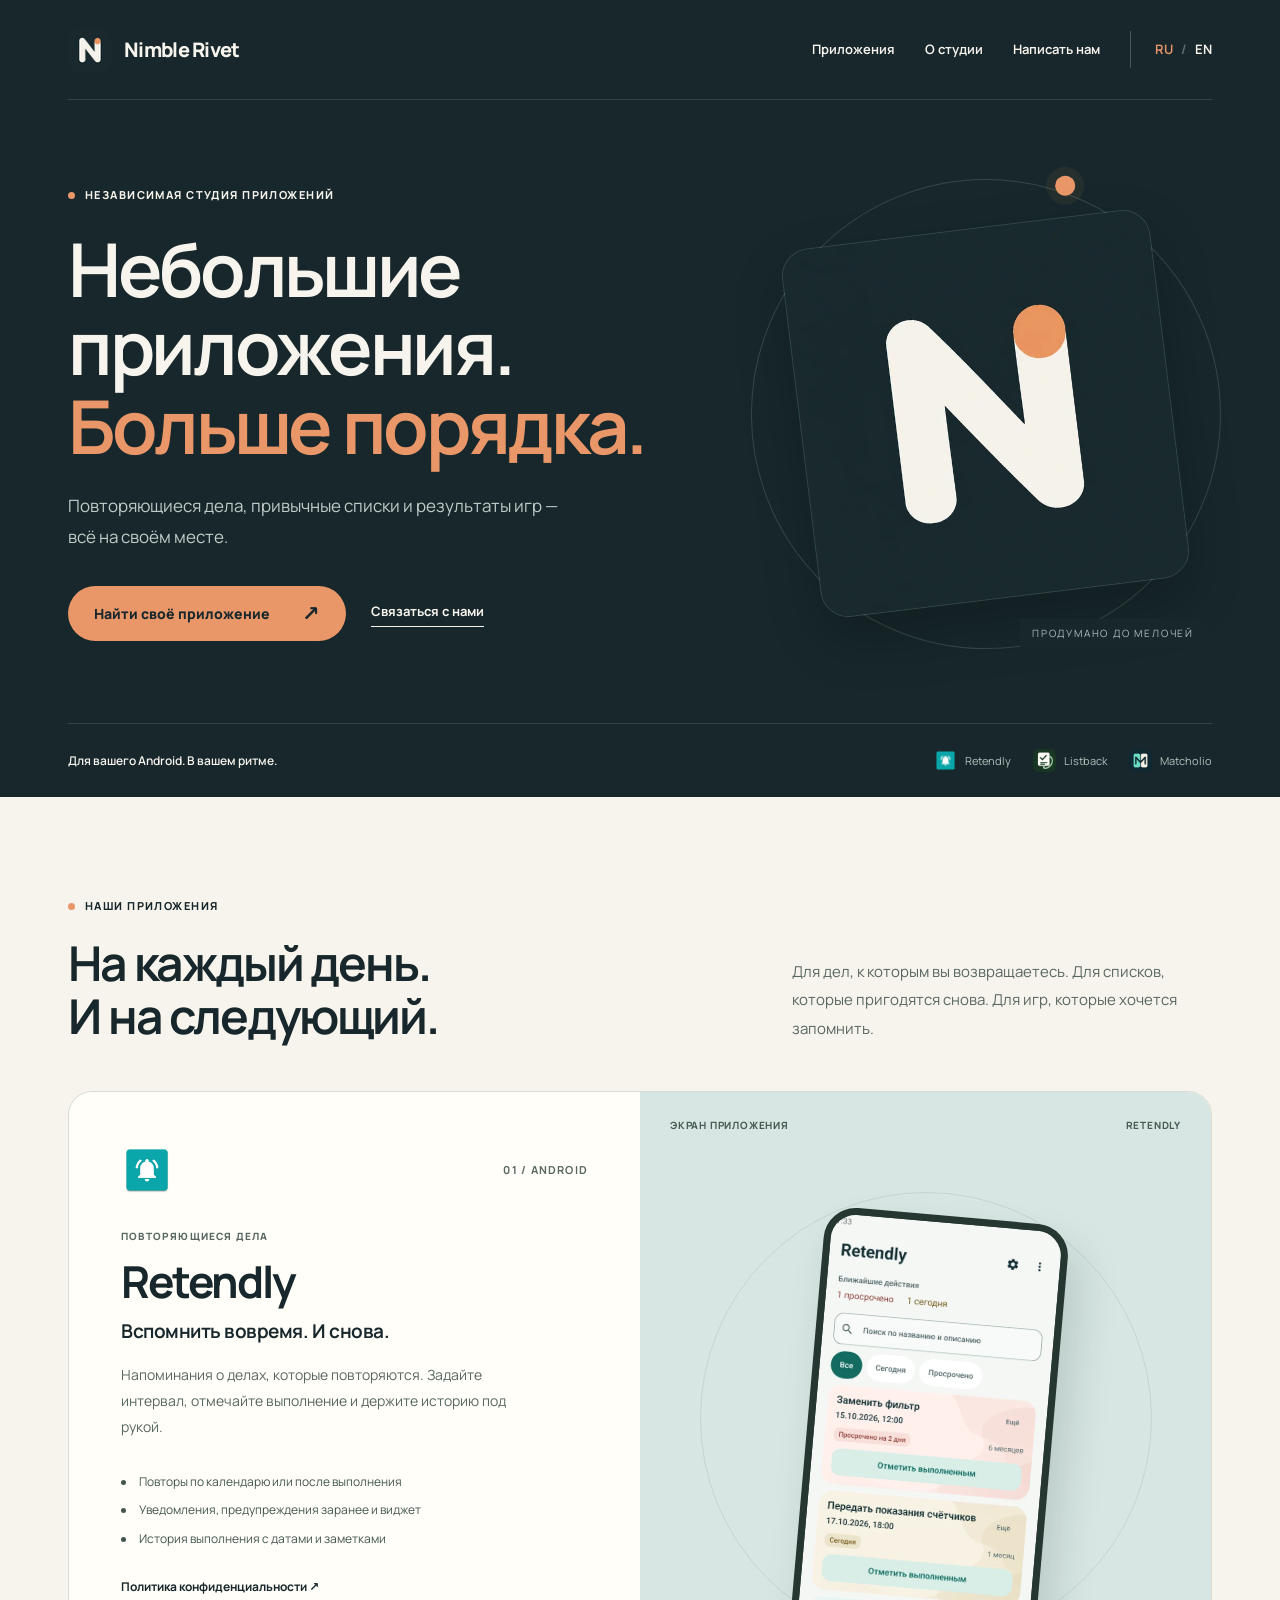
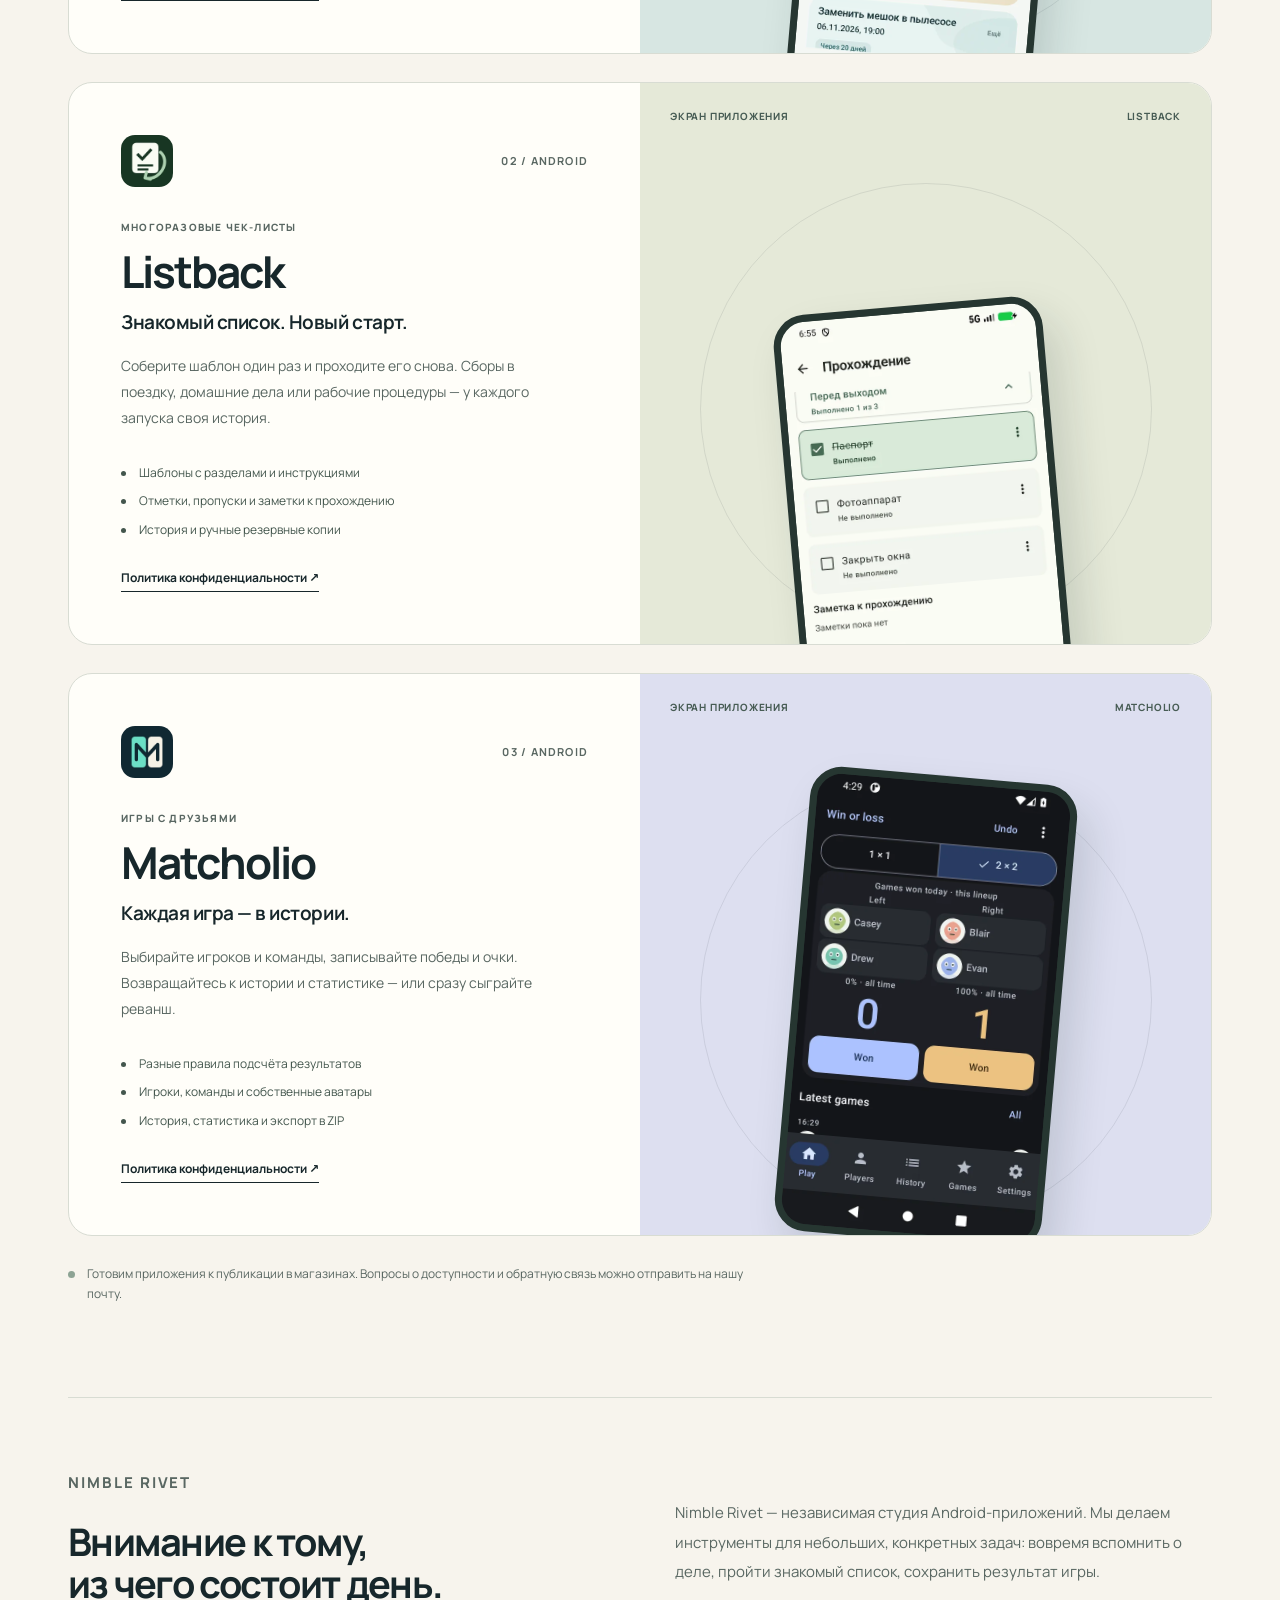
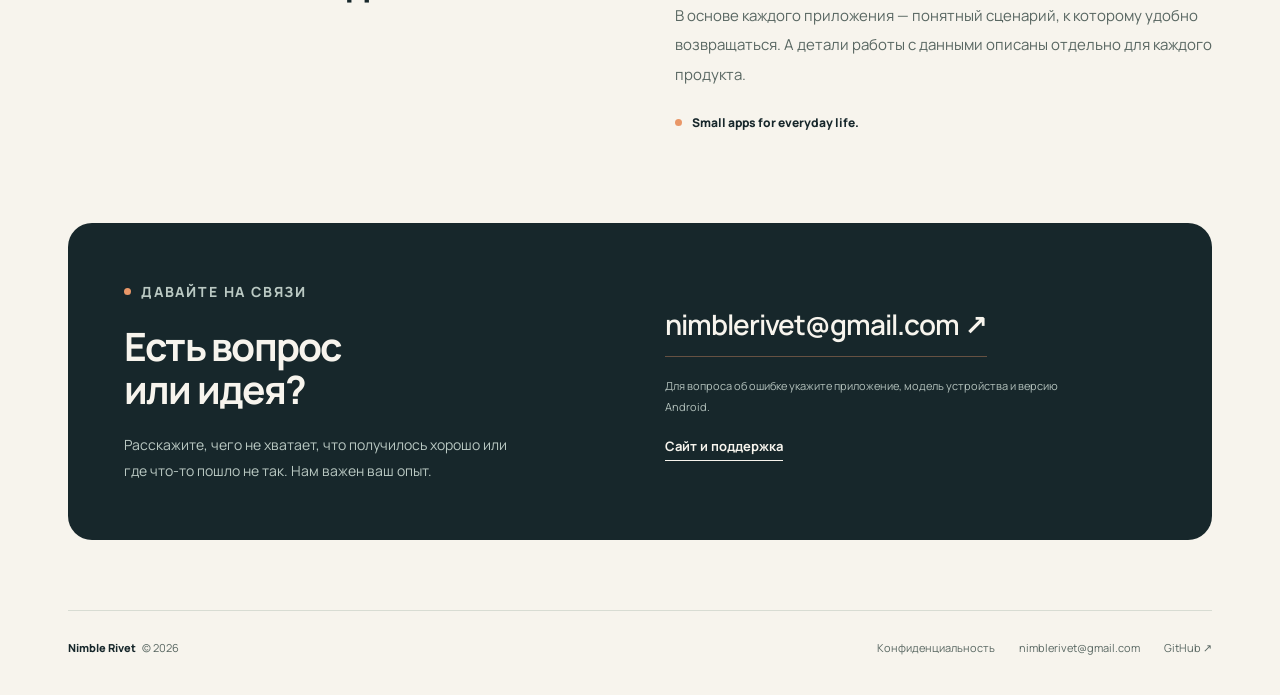
<file: index.html>
<!doctype html>
<html lang="ru"><head><meta charset="utf-8"><meta name="viewport" content="width=device-width, initial-scale=1">
<title>Nimble Rivet — приложения для повседневных дел</title><meta name="description" content="Retendly для повторяющихся дел, Listback для многоразовых чек-листов и Matcholio для игр с друзьями. Приложения Nimble Rivet для Android.">
<meta name="theme-color" content="#17272b"><link rel="canonical" href="https://nimble-rivet.github.io/">
<link rel="alternate" hreflang="ru" href="https://nimble-rivet.github.io/"><link rel="alternate" hreflang="en" href="https://nimble-rivet.github.io/en.html"><link rel="alternate" hreflang="x-default" href="https://nimble-rivet.github.io/">
<meta property="og:type" content="website"><meta property="og:title" content="Nimble Rivet — приложения для повседневных дел"><meta property="og:description" content="Retendly для повторяющихся дел, Listback для многоразовых чек-листов и Matcholio для игр с друзьями. Приложения Nimble Rivet для Android."><meta property="og:url" content="https://nimble-rivet.github.io/"><meta property="og:image" content="https://nimble-rivet.github.io/social.jpg"><meta property="og:image:width" content="1200"><meta property="og:image:height" content="675"><meta property="og:locale" content="ru_RU">
<meta name="twitter:card" content="summary_large_image"><link rel="icon" type="image/png" href="/favicon.png"><link rel="apple-touch-icon" href="/apple-touch-icon.png"><link rel="stylesheet" href="/style.css">
<script type="application/ld+json">{"@context": "https://schema.org", "@type": "Organization", "name": "Nimble Rivet", "url": "https://nimble-rivet.github.io", "email": "nimblerivet@gmail.com", "logo": "https://nimble-rivet.github.io/brand.webp"}</script>
</head><body><a class="skip" href="#main">К содержимому</a>
<header class="site-header"><div class="wrap"><nav class="nav" aria-label="Основная навигация">
<a class="brand-link" href="/" aria-label="Nimble Rivet — На главную"><img src="/favicon.png" alt="" width="44" height="44">Nimble Rivet</a>
<div class="nav-links"><a href="/#apps">Приложения</a><a class="nav-about" href="/#about">О студии</a><a class="nav-contact" href="/#contact">Написать нам</a><div class="language" aria-label="Язык"><a href="/" lang="ru" hreflang="ru" aria-current="page">RU</a><span aria-hidden="true">/</span><a href="/en.html" lang="en" hreflang="en">EN</a></div></div>
</nav></div></header>
<main id="main"><section class="hero" aria-labelledby="hero-title"><div class="wrap"><div class="hero-grid"><div class="hero-copy"><div class="eyebrow"><span class="dot" aria-hidden="true"></span>Независимая студия приложений</div><h1 id="hero-title">Небольшие<br>приложения.<br><em>Больше порядка.</em></h1><p>Повторяющиеся дела, привычные списки и результаты игр — всё на своём месте.</p><div class="hero-actions"><a class="button" href="#apps">Найти своё приложение <span class="arrow" aria-hidden="true">↗</span></a><a class="text-link" href="#contact">Связаться с нами</a></div></div><div class="hero-art" aria-hidden="true"><div class="orbit"></div><img class="brand-tile" src="/brand.webp" alt="" width="640" height="640" fetchpriority="high"><span class="art-note">Продумано до мелочей</span></div></div><div class="hero-bottom"><strong>Для вашего Android. В вашем ритме.</strong><div class="mini-apps"><a href="#retendly"><img src="/retendly.webp" alt="" width="23" height="23">Retendly</a><a href="#listback"><img src="/listback.webp" alt="" width="23" height="23">Listback</a><a href="#matcholio"><img src="/matcholio.webp" alt="" width="23" height="23">Matcholio</a></div></div></div></section>
<div class="wrap"><section id="apps" aria-labelledby="apps-title"><div class="section-intro"><div><p class="eyebrow"><span class="dot" aria-hidden="true"></span>Наши приложения</p><h2 id="apps-title">На каждый день.<br>И на следующий.</h2></div><p>Для дел, к которым вы возвращаетесь. Для списков, которые пригодятся снова. Для игр, которые хочется запомнить.</p></div><article class="app-showcase retendly" id="retendly" aria-labelledby="title-retendly">
<div class="app-copy"><div class="app-meta"><img class="app-icon" src="/retendly.webp" alt="" width="52" height="52" loading="lazy"><span class="app-number">01 / ANDROID</span></div><p class="category">Повторяющиеся дела</p><h3 id="title-retendly">Retendly</h3><p class="app-tagline">Вспомнить вовремя. И снова.</p><p class="app-description">Напоминания о делах, которые повторяются. Задайте интервал, отмечайте выполнение и держите историю под рукой.</p><ul class="features"><li>Повторы по календарю или после выполнения</li><li>Уведомления, предупреждения заранее и виджет</li><li>История выполнения с датами и заметками</li></ul><a class="text-link" href="/privacy-retendly.html">Политика конфиденциальности <span aria-hidden="true">↗</span><span class="sr-only"> — Retendly</span></a></div>
<figure class="app-visual"><figcaption class="visual-label"><span>Экран приложения</span><span>Retendly</span></figcaption><div class="phone"><img src="/retendly-screen.webp" alt="Retendly: интерфейс на русском. Демонстрационные данные." loading="lazy" width="540" height="1200"></div></figure></article><article class="app-showcase listback" id="listback" aria-labelledby="title-listback">
<div class="app-copy"><div class="app-meta"><img class="app-icon" src="/listback.webp" alt="" width="52" height="52" loading="lazy"><span class="app-number">02 / ANDROID</span></div><p class="category">Многоразовые чек-листы</p><h3 id="title-listback">Listback</h3><p class="app-tagline">Знакомый список. Новый старт.</p><p class="app-description">Соберите шаблон один раз и проходите его снова. Сборы в поездку, домашние дела или рабочие процедуры — у каждого запуска своя история.</p><ul class="features"><li>Шаблоны с разделами и инструкциями</li><li>Отметки, пропуски и заметки к прохождению</li><li>История и ручные резервные копии</li></ul><a class="text-link" href="/privacy-listback.html">Политика конфиденциальности <span aria-hidden="true">↗</span><span class="sr-only"> — Listback</span></a></div>
<figure class="app-visual"><figcaption class="visual-label"><span>Экран приложения</span><span>Listback</span></figcaption><div class="phone"><img src="/listback-screen-ru.webp" alt="Listback: интерфейс на русском. Демонстрационные данные." loading="lazy" width="540" height="960"></div></figure></article><article class="app-showcase matcholio" id="matcholio" aria-labelledby="title-matcholio">
<div class="app-copy"><div class="app-meta"><img class="app-icon" src="/matcholio.webp" alt="" width="52" height="52" loading="lazy"><span class="app-number">03 / ANDROID</span></div><p class="category">Игры с друзьями</p><h3 id="title-matcholio">Matcholio</h3><p class="app-tagline">Каждая игра — в истории.</p><p class="app-description">Выбирайте игроков и команды, записывайте победы и очки. Возвращайтесь к истории и статистике — или сразу сыграйте реванш.</p><ul class="features"><li>Разные правила подсчёта результатов</li><li>Игроки, команды и собственные аватары</li><li>История, статистика и экспорт в ZIP</li></ul><a class="text-link" href="/privacy-matcholio.html">Политика конфиденциальности <span aria-hidden="true">↗</span><span class="sr-only"> — Matcholio</span></a></div>
<figure class="app-visual"><figcaption class="visual-label"><span>Экран приложения</span><span>Matcholio</span></figcaption><div class="phone"><img src="/matcholio-screen.webp" alt="Matcholio: интерфейс на английском. Демонстрационные данные." loading="lazy" width="540" height="960"></div></figure></article><p class="catalog-note"><span class="dot" aria-hidden="true"></span>Готовим приложения к публикации в магазинах. Вопросы о доступности и обратную связь можно отправить на нашу почту.</p></section>
<section class="about" id="about" aria-labelledby="about-title"><div><p class="eyebrow">Nimble Rivet</p><h2 id="about-title">Внимание к тому,<br>из чего состоит день.</h2></div><div class="about-body"><p>Nimble Rivet — независимая студия Android-приложений. Мы делаем инструменты для небольших, конкретных задач: вовремя вспомнить о деле, пройти знакомый список, сохранить результат игры.</p><p>В основе каждого приложения — понятный сценарий, к которому удобно возвращаться. А детали работы с данными описаны отдельно для каждого продукта.</p><div class="signature"><span class="dot" aria-hidden="true"></span>Small apps for everyday life.</div></div></section>
<section class="contact" id="contact" aria-labelledby="contact-title"><div><p class="eyebrow"><span class="dot" aria-hidden="true"></span>Давайте на связи</p><h2 id="contact-title">Есть вопрос<br>или идея?</h2><p>Расскажите, чего не хватает, что получилось хорошо или где что-то пошло не так. Нам важен ваш опыт.</p></div><div class="contact-right"><a class="email-link" href="mailto:nimblerivet@gmail.com">nimblerivet@gmail.com <span aria-hidden="true">↗</span></a><p class="contact-hint">Для вопроса об ошибке укажите приложение, модель устройства и версию Android.</p><a class="text-link" href="/privacy-site.html">Сайт и поддержка</a></div></section></div></main>
<div class="wrap"><footer class="site-footer"><span><span class="footer-name">Nimble Rivet</span> &nbsp; © 2026</span><div class="footer-links"><a href="/privacy.html">Конфиденциальность</a><a href="mailto:nimblerivet@gmail.com">nimblerivet@gmail.com</a><a href="https://github.com/Nimble-Rivet">GitHub ↗</a></div></footer></div></body></html>
</file>
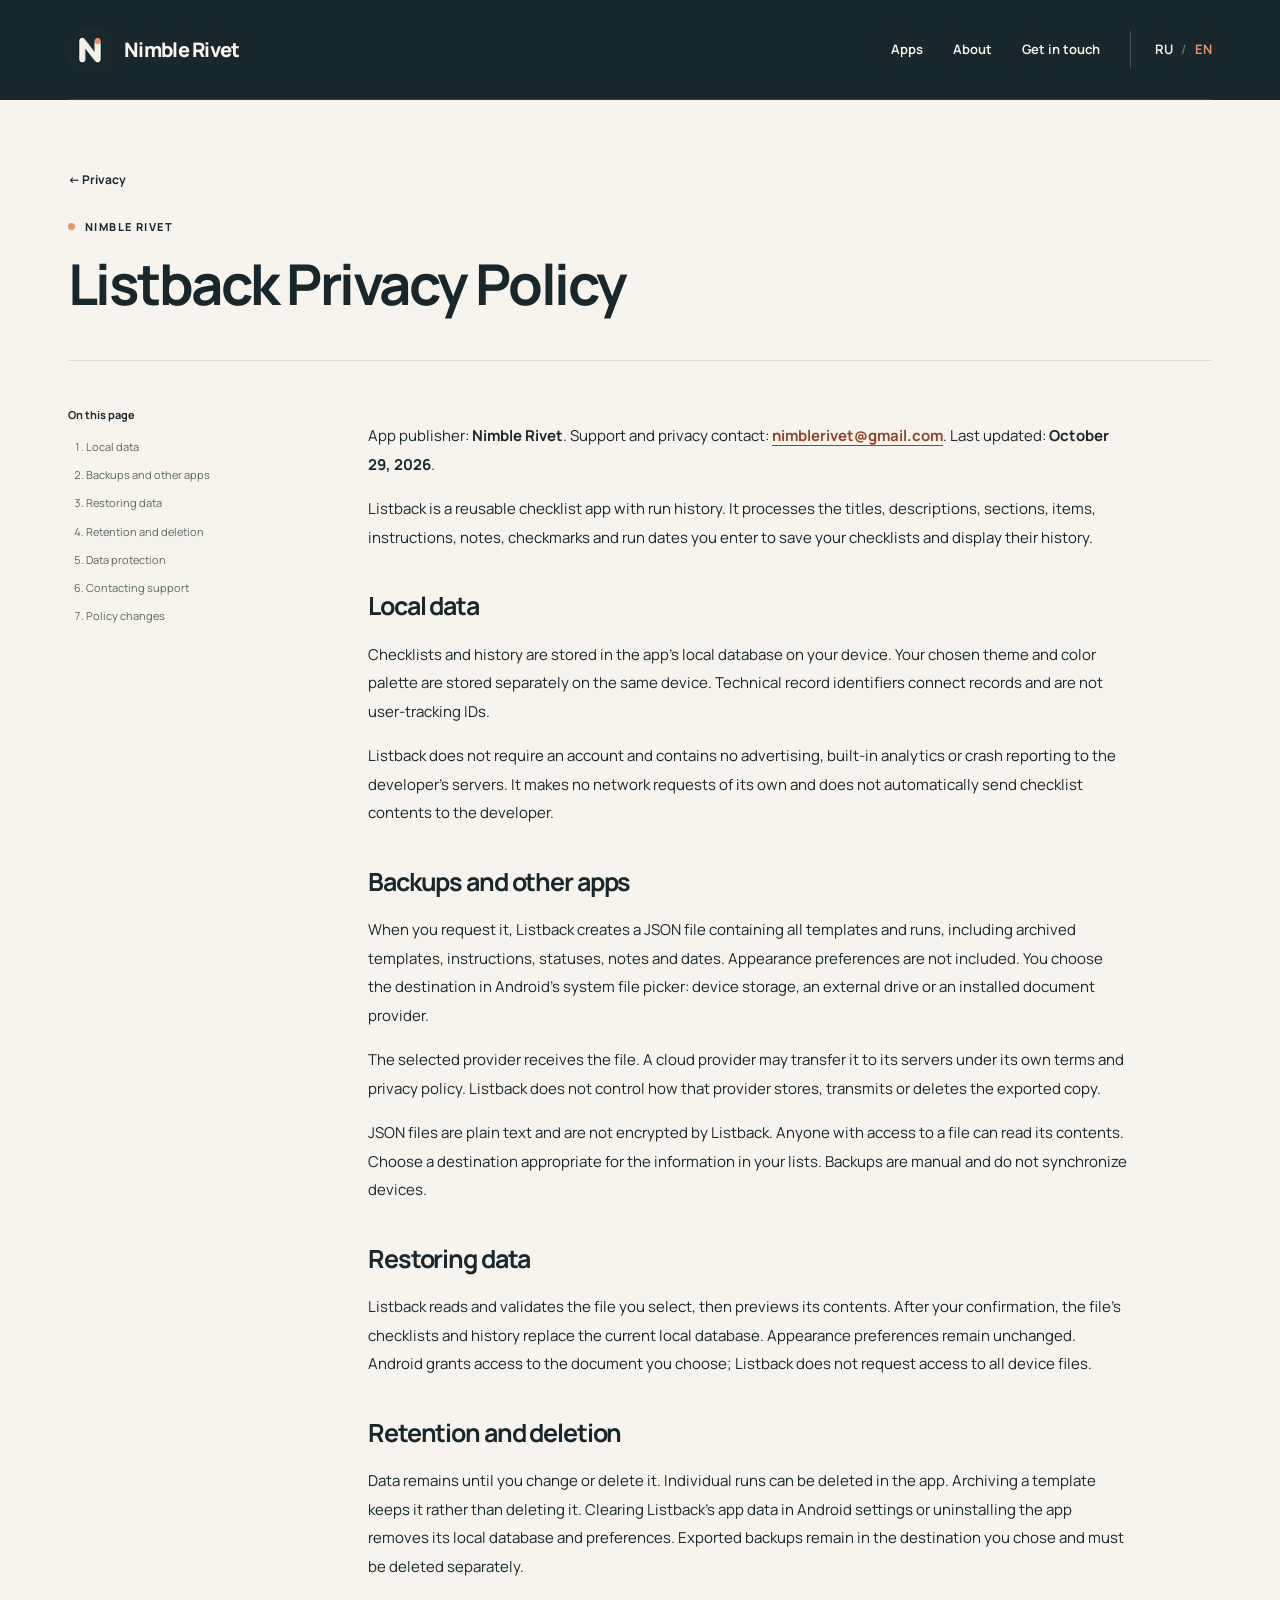
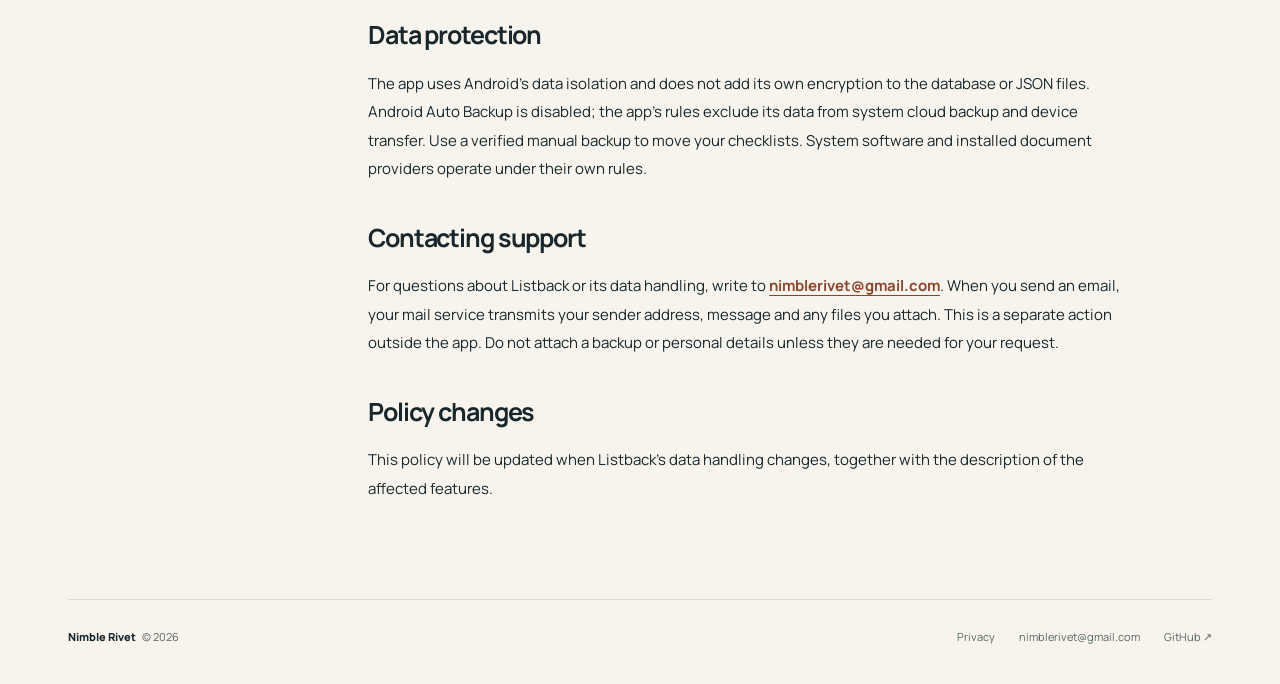
<file: en-privacy-listback.html>
<!doctype html>
<html lang="en"><head><meta charset="utf-8"><meta name="viewport" content="width=device-width, initial-scale=1">
<title>Listback Privacy Policy — Nimble Rivet</title><meta name="description" content="Listback Privacy Policy. nimblerivet@gmail.com">
<meta name="theme-color" content="#17272b"><link rel="canonical" href="https://nimble-rivet.github.io/en-privacy-listback.html">
<link rel="alternate" hreflang="ru" href="https://nimble-rivet.github.io/privacy-listback.html"><link rel="alternate" hreflang="en" href="https://nimble-rivet.github.io/en-privacy-listback.html"><link rel="alternate" hreflang="x-default" href="https://nimble-rivet.github.io/privacy-listback.html">
<meta property="og:type" content="website"><meta property="og:title" content="Listback Privacy Policy — Nimble Rivet"><meta property="og:description" content="Listback Privacy Policy. nimblerivet@gmail.com"><meta property="og:url" content="https://nimble-rivet.github.io/en-privacy-listback.html"><meta property="og:image" content="https://nimble-rivet.github.io/social.jpg"><meta property="og:image:width" content="1200"><meta property="og:image:height" content="675"><meta property="og:locale" content="en_US">
<meta name="twitter:card" content="summary_large_image"><link rel="icon" type="image/png" href="/favicon.png"><link rel="apple-touch-icon" href="/apple-touch-icon.png"><link rel="stylesheet" href="/style.css">

</head><body><a class="skip" href="#main">Skip to content</a>
<header class="site-header"><div class="wrap"><nav class="nav" aria-label="Main navigation">
<a class="brand-link" href="/en.html" aria-label="Nimble Rivet — Back to home"><img src="/favicon.png" alt="" width="44" height="44">Nimble Rivet</a>
<div class="nav-links"><a href="/en.html#apps">Apps</a><a class="nav-about" href="/en.html#about">About</a><a class="nav-contact" href="/en.html#contact">Get in touch</a><div class="language" aria-label="Language"><a href="/privacy-listback.html" lang="ru" hreflang="ru">RU</a><span aria-hidden="true">/</span><a href="/en-privacy-listback.html" lang="en" hreflang="en" aria-current="page">EN</a></div></div>
</nav></div></header>
<main id="main"><div class="wrap"><section class="legal-hero"><a class="back-link" href="/en-privacy.html">← Privacy</a><p class="eyebrow"><span class="dot" aria-hidden="true"></span>Nimble Rivet</p><h1>Listback Privacy Policy</h1></section><div class="legal-layout"><aside class="legal-toc" aria-label="On this page"><strong>On this page</strong><ol><li><a href="#section-1">Local data</a></li><li><a href="#section-2">Backups and other apps</a></li><li><a href="#section-3">Restoring data</a></li><li><a href="#section-4">Retention and deletion</a></li><li><a href="#section-5">Data protection</a></li><li><a href="#section-6">Contacting support</a></li><li><a href="#section-7">Policy changes</a></li></ol></aside><article class="legal-content" aria-label="Listback Privacy Policy"><p>App publisher: <strong>Nimble Rivet</strong>. Support and privacy contact: <strong><a href="mailto:nimblerivet@gmail.com">nimblerivet@gmail.com</a></strong>. Last updated: <strong>October 29, 2026</strong>.</p><p>Listback is a reusable checklist app with run history. It processes the titles, descriptions, sections, items, instructions, notes, checkmarks and run dates you enter to save your checklists and display their history.</p><h2 id="section-1">Local data</h2><p>Checklists and history are stored in the app&#x27;s local database on your device. Your chosen theme and color palette are stored separately on the same device. Technical record identifiers connect records and are not user-tracking IDs.</p><p>Listback does not require an account and contains no advertising, built-in analytics or crash reporting to the developer&#x27;s servers. It makes no network requests of its own and does not automatically send checklist contents to the developer.</p><h2 id="section-2">Backups and other apps</h2><p>When you request it, Listback creates a JSON file containing all templates and runs, including archived templates, instructions, statuses, notes and dates. Appearance preferences are not included. You choose the destination in Android&#x27;s system file picker: device storage, an external drive or an installed document provider.</p><p>The selected provider receives the file. A cloud provider may transfer it to its servers under its own terms and privacy policy. Listback does not control how that provider stores, transmits or deletes the exported copy.</p><p>JSON files are plain text and are not encrypted by Listback. Anyone with access to a file can read its contents. Choose a destination appropriate for the information in your lists. Backups are manual and do not synchronize devices.</p><h2 id="section-3">Restoring data</h2><p>Listback reads and validates the file you select, then previews its contents. After your confirmation, the file&#x27;s checklists and history replace the current local database. Appearance preferences remain unchanged. Android grants access to the document you choose; Listback does not request access to all device files.</p><h2 id="section-4">Retention and deletion</h2><p>Data remains until you change or delete it. Individual runs can be deleted in the app. Archiving a template keeps it rather than deleting it. Clearing Listback&#x27;s app data in Android settings or uninstalling the app removes its local database and preferences. Exported backups remain in the destination you chose and must be deleted separately.</p><h2 id="section-5">Data protection</h2><p>The app uses Android&#x27;s data isolation and does not add its own encryption to the database or JSON files. Android Auto Backup is disabled; the app&#x27;s rules exclude its data from system cloud backup and device transfer. Use a verified manual backup to move your checklists. System software and installed document providers operate under their own rules.</p><h2 id="section-6">Contacting support</h2><p>For questions about Listback or its data handling, write to <strong><a href="mailto:nimblerivet@gmail.com">nimblerivet@gmail.com</a></strong>. When you send an email, your mail service transmits your sender address, message and any files you attach. This is a separate action outside the app. Do not attach a backup or personal details unless they are needed for your request.</p><h2 id="section-7">Policy changes</h2><p>This policy will be updated when Listback&#x27;s data handling changes, together with the description of the affected features.</p></article></div></div></main>
<div class="wrap"><footer class="site-footer"><span><span class="footer-name">Nimble Rivet</span> &nbsp; © 2026</span><div class="footer-links"><a href="/en-privacy.html">Privacy</a><a href="mailto:nimblerivet@gmail.com">nimblerivet@gmail.com</a><a href="https://github.com/Nimble-Rivet">GitHub ↗</a></div></footer></div></body></html>
</file>
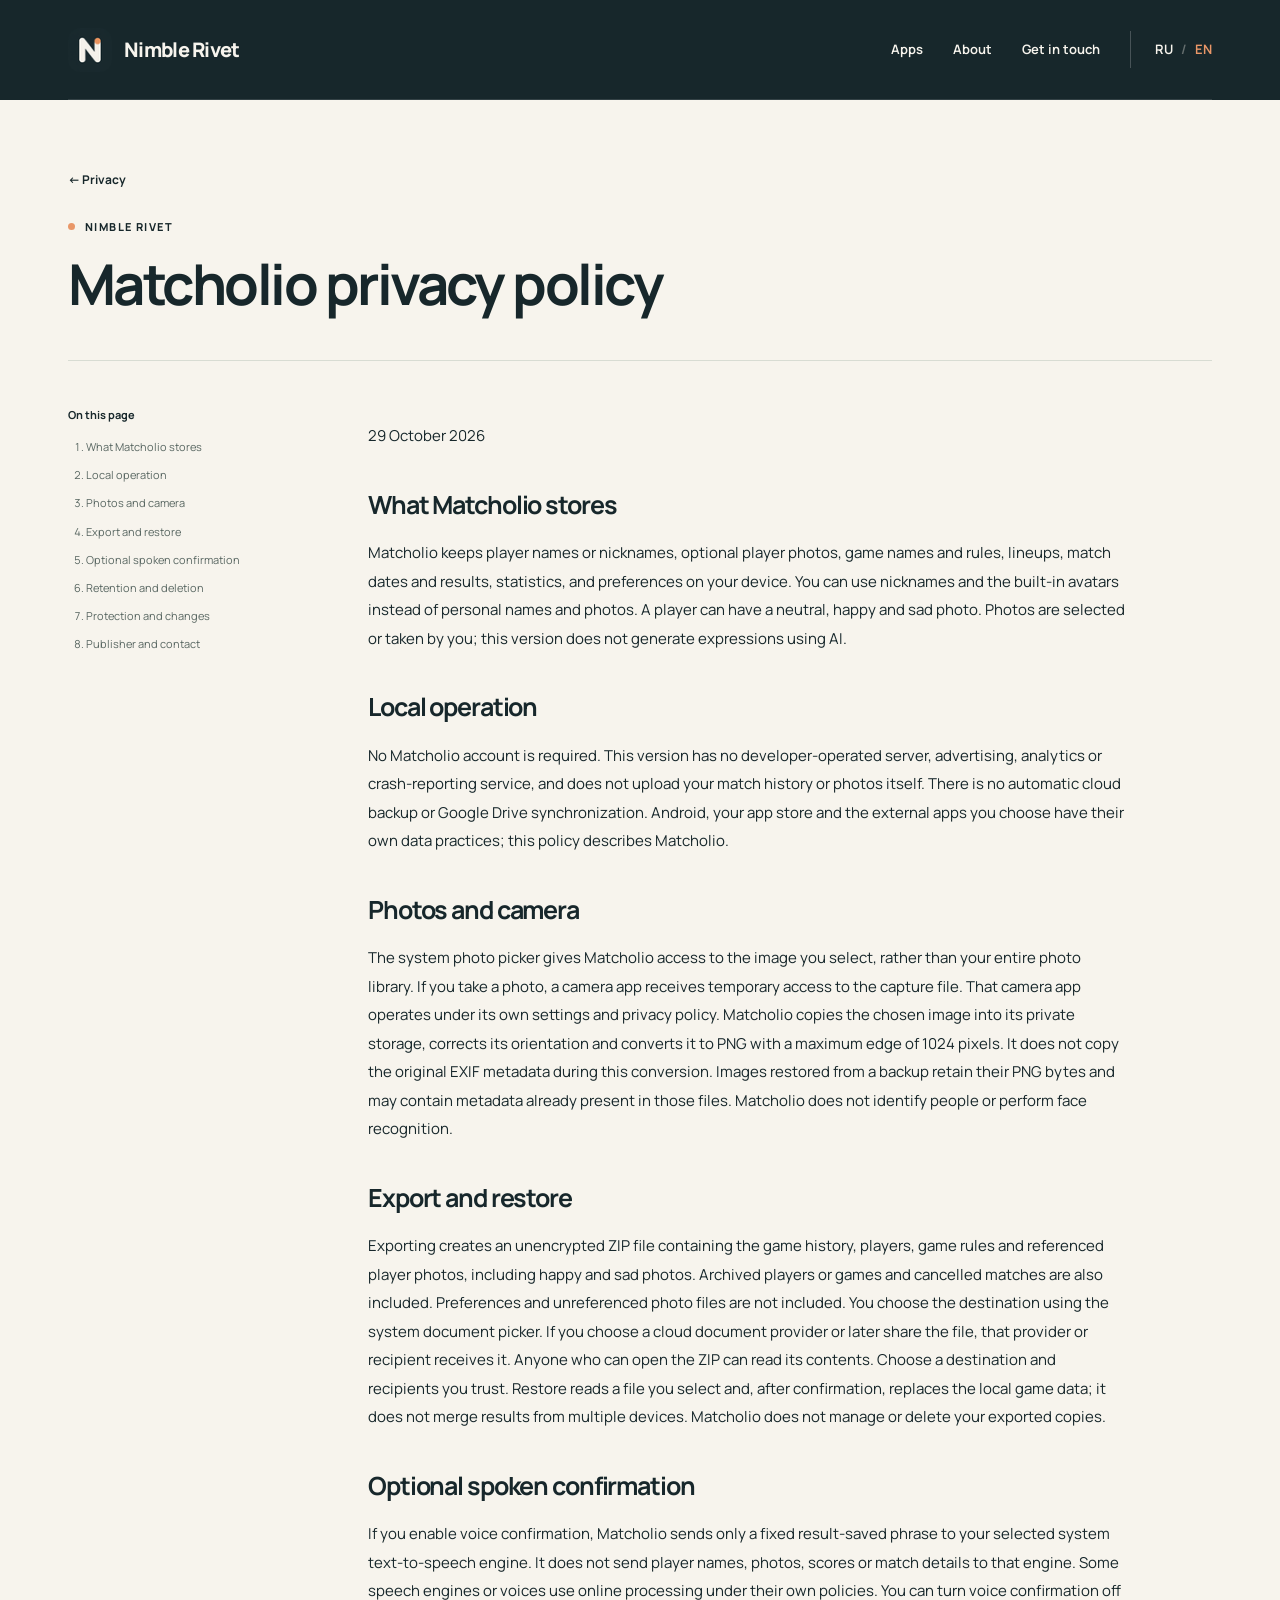
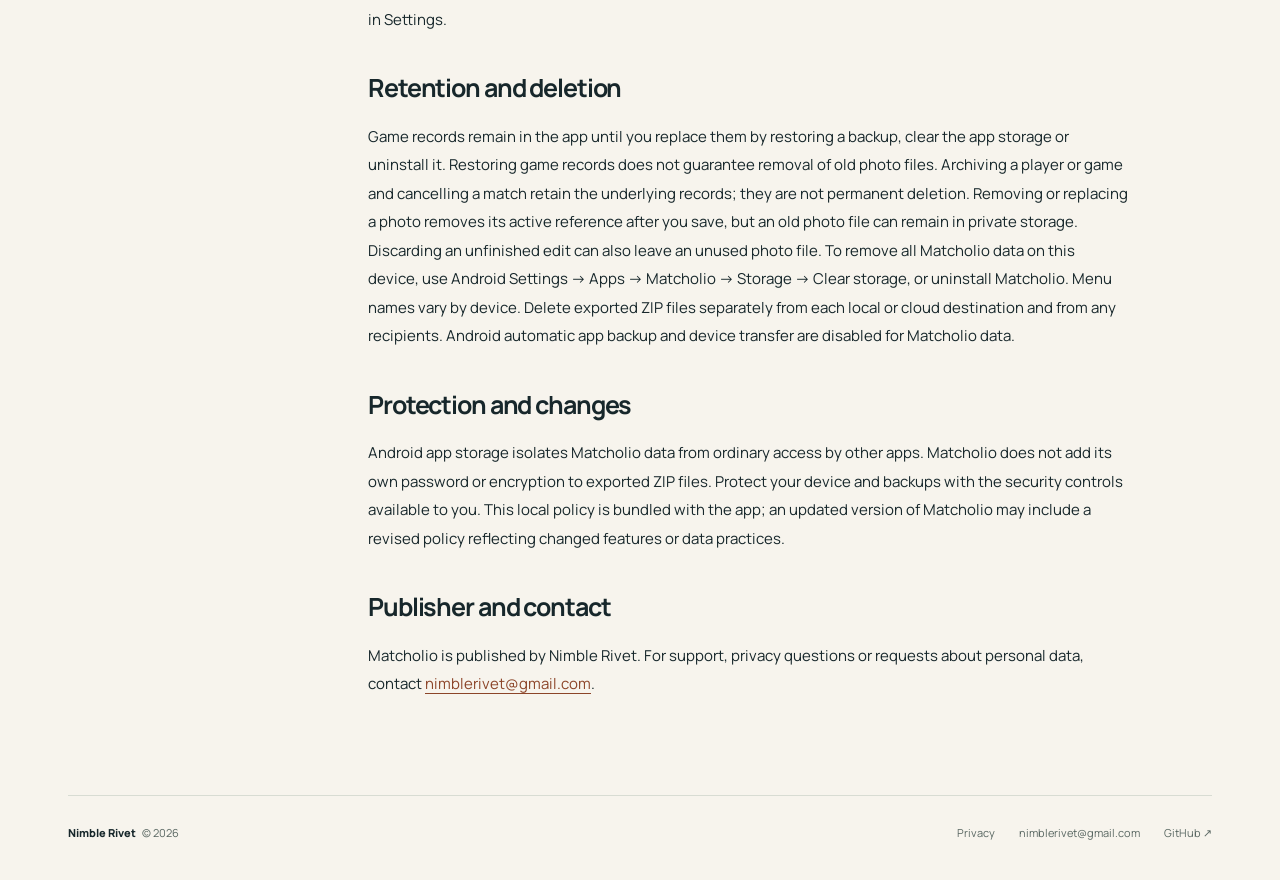
<file: en-privacy-matcholio.html>
<!doctype html>
<html lang="en"><head><meta charset="utf-8"><meta name="viewport" content="width=device-width, initial-scale=1">
<title>Matcholio privacy policy — Nimble Rivet</title><meta name="description" content="Matcholio privacy policy. nimblerivet@gmail.com">
<meta name="theme-color" content="#17272b"><link rel="canonical" href="https://nimble-rivet.github.io/en-privacy-matcholio.html">
<link rel="alternate" hreflang="ru" href="https://nimble-rivet.github.io/privacy-matcholio.html"><link rel="alternate" hreflang="en" href="https://nimble-rivet.github.io/en-privacy-matcholio.html"><link rel="alternate" hreflang="x-default" href="https://nimble-rivet.github.io/privacy-matcholio.html">
<meta property="og:type" content="website"><meta property="og:title" content="Matcholio privacy policy — Nimble Rivet"><meta property="og:description" content="Matcholio privacy policy. nimblerivet@gmail.com"><meta property="og:url" content="https://nimble-rivet.github.io/en-privacy-matcholio.html"><meta property="og:image" content="https://nimble-rivet.github.io/social.jpg"><meta property="og:image:width" content="1200"><meta property="og:image:height" content="675"><meta property="og:locale" content="en_US">
<meta name="twitter:card" content="summary_large_image"><link rel="icon" type="image/png" href="/favicon.png"><link rel="apple-touch-icon" href="/apple-touch-icon.png"><link rel="stylesheet" href="/style.css">

</head><body><a class="skip" href="#main">Skip to content</a>
<header class="site-header"><div class="wrap"><nav class="nav" aria-label="Main navigation">
<a class="brand-link" href="/en.html" aria-label="Nimble Rivet — Back to home"><img src="/favicon.png" alt="" width="44" height="44">Nimble Rivet</a>
<div class="nav-links"><a href="/en.html#apps">Apps</a><a class="nav-about" href="/en.html#about">About</a><a class="nav-contact" href="/en.html#contact">Get in touch</a><div class="language" aria-label="Language"><a href="/privacy-matcholio.html" lang="ru" hreflang="ru">RU</a><span aria-hidden="true">/</span><a href="/en-privacy-matcholio.html" lang="en" hreflang="en" aria-current="page">EN</a></div></div>
</nav></div></header>
<main id="main"><div class="wrap"><section class="legal-hero"><a class="back-link" href="/en-privacy.html">← Privacy</a><p class="eyebrow"><span class="dot" aria-hidden="true"></span>Nimble Rivet</p><h1>Matcholio privacy policy</h1></section><div class="legal-layout"><aside class="legal-toc" aria-label="On this page"><strong>On this page</strong><ol><li><a href="#section-1">What Matcholio stores</a></li><li><a href="#section-2">Local operation</a></li><li><a href="#section-3">Photos and camera</a></li><li><a href="#section-4">Export and restore</a></li><li><a href="#section-5">Optional spoken confirmation</a></li><li><a href="#section-6">Retention and deletion</a></li><li><a href="#section-7">Protection and changes</a></li><li><a href="#section-8">Publisher and contact</a></li></ol></aside><article class="legal-content" aria-label="Matcholio privacy policy"><p>29 October 2026</p><h2 id="section-1">What Matcholio stores</h2><p>Matcholio keeps player names or nicknames, optional player photos, game names and rules, lineups, match dates and results, statistics, and preferences on your device. You can use nicknames and the built-in avatars instead of personal names and photos. A player can have a neutral, happy and sad photo. Photos are selected or taken by you; this version does not generate expressions using AI.</p><h2 id="section-2">Local operation</h2><p>No Matcholio account is required. This version has no developer-operated server, advertising, analytics or crash-reporting service, and does not upload your match history or photos itself. There is no automatic cloud backup or Google Drive synchronization. Android, your app store and the external apps you choose have their own data practices; this policy describes Matcholio.</p><h2 id="section-3">Photos and camera</h2><p>The system photo picker gives Matcholio access to the image you select, rather than your entire photo library. If you take a photo, a camera app receives temporary access to the capture file. That camera app operates under its own settings and privacy policy. Matcholio copies the chosen image into its private storage, corrects its orientation and converts it to PNG with a maximum edge of 1024 pixels. It does not copy the original EXIF metadata during this conversion. Images restored from a backup retain their PNG bytes and may contain metadata already present in those files. Matcholio does not identify people or perform face recognition.</p><h2 id="section-4">Export and restore</h2><p>Exporting creates an unencrypted ZIP file containing the game history, players, game rules and referenced player photos, including happy and sad photos. Archived players or games and cancelled matches are also included. Preferences and unreferenced photo files are not included. You choose the destination using the system document picker. If you choose a cloud document provider or later share the file, that provider or recipient receives it. Anyone who can open the ZIP can read its contents. Choose a destination and recipients you trust. Restore reads a file you select and, after confirmation, replaces the local game data; it does not merge results from multiple devices. Matcholio does not manage or delete your exported copies.</p><h2 id="section-5">Optional spoken confirmation</h2><p>If you enable voice confirmation, Matcholio sends only a fixed result-saved phrase to your selected system text-to-speech engine. It does not send player names, photos, scores or match details to that engine. Some speech engines or voices use online processing under their own policies. You can turn voice confirmation off in Settings.</p><h2 id="section-6">Retention and deletion</h2><p>Game records remain in the app until you replace them by restoring a backup, clear the app storage or uninstall it. Restoring game records does not guarantee removal of old photo files. Archiving a player or game and cancelling a match retain the underlying records; they are not permanent deletion. Removing or replacing a photo removes its active reference after you save, but an old photo file can remain in private storage. Discarding an unfinished edit can also leave an unused photo file. To remove all Matcholio data on this device, use Android Settings → Apps → Matcholio → Storage → Clear storage, or uninstall Matcholio. Menu names vary by device. Delete exported ZIP files separately from each local or cloud destination and from any recipients. Android automatic app backup and device transfer are disabled for Matcholio data.</p><h2 id="section-7">Protection and changes</h2><p>Android app storage isolates Matcholio data from ordinary access by other apps. Matcholio does not add its own password or encryption to exported ZIP files. Protect your device and backups with the security controls available to you. This local policy is bundled with the app; an updated version of Matcholio may include a revised policy reflecting changed features or data practices.</p><h2 id="section-8">Publisher and contact</h2><p>Matcholio is published by Nimble Rivet. For support, privacy questions or requests about personal data, contact <a href="mailto:nimblerivet@gmail.com">nimblerivet@gmail.com</a>.</p></article></div></div></main>
<div class="wrap"><footer class="site-footer"><span><span class="footer-name">Nimble Rivet</span> &nbsp; © 2026</span><div class="footer-links"><a href="/en-privacy.html">Privacy</a><a href="mailto:nimblerivet@gmail.com">nimblerivet@gmail.com</a><a href="https://github.com/Nimble-Rivet">GitHub ↗</a></div></footer></div></body></html>
</file>
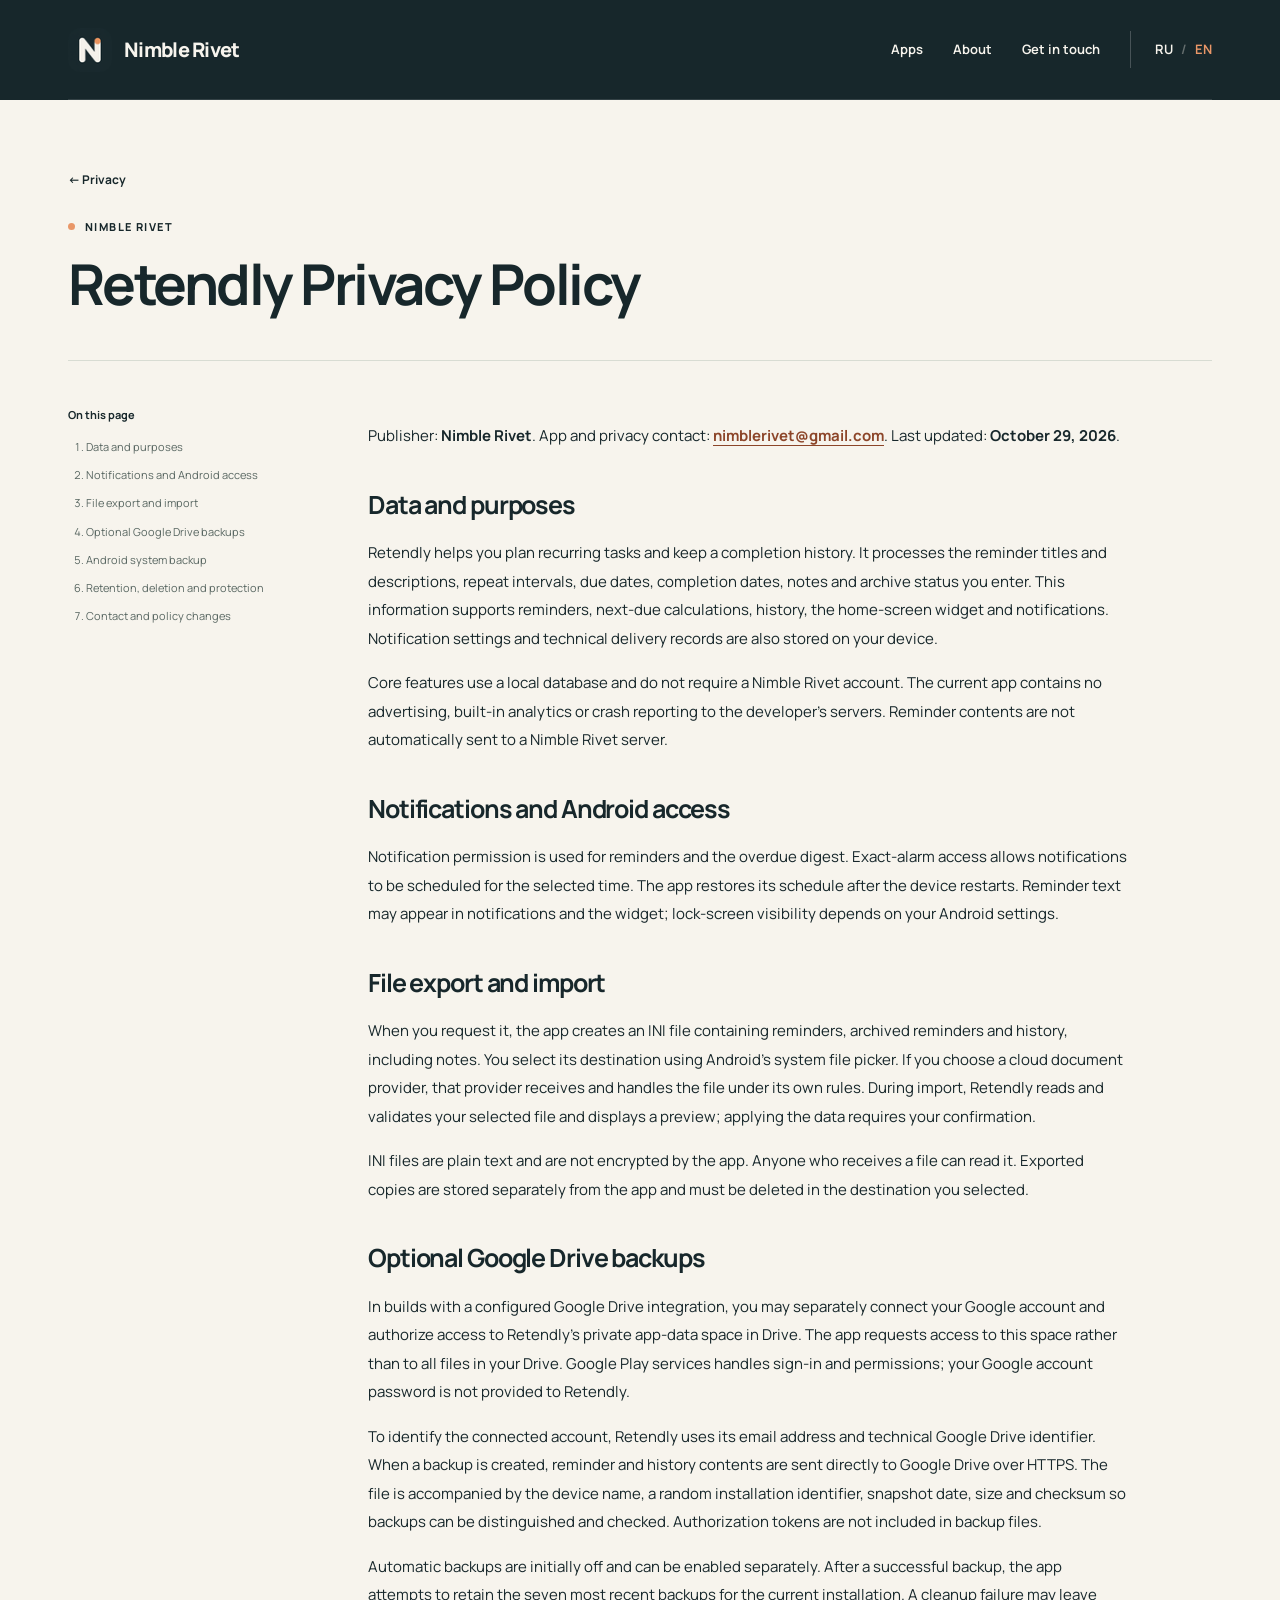
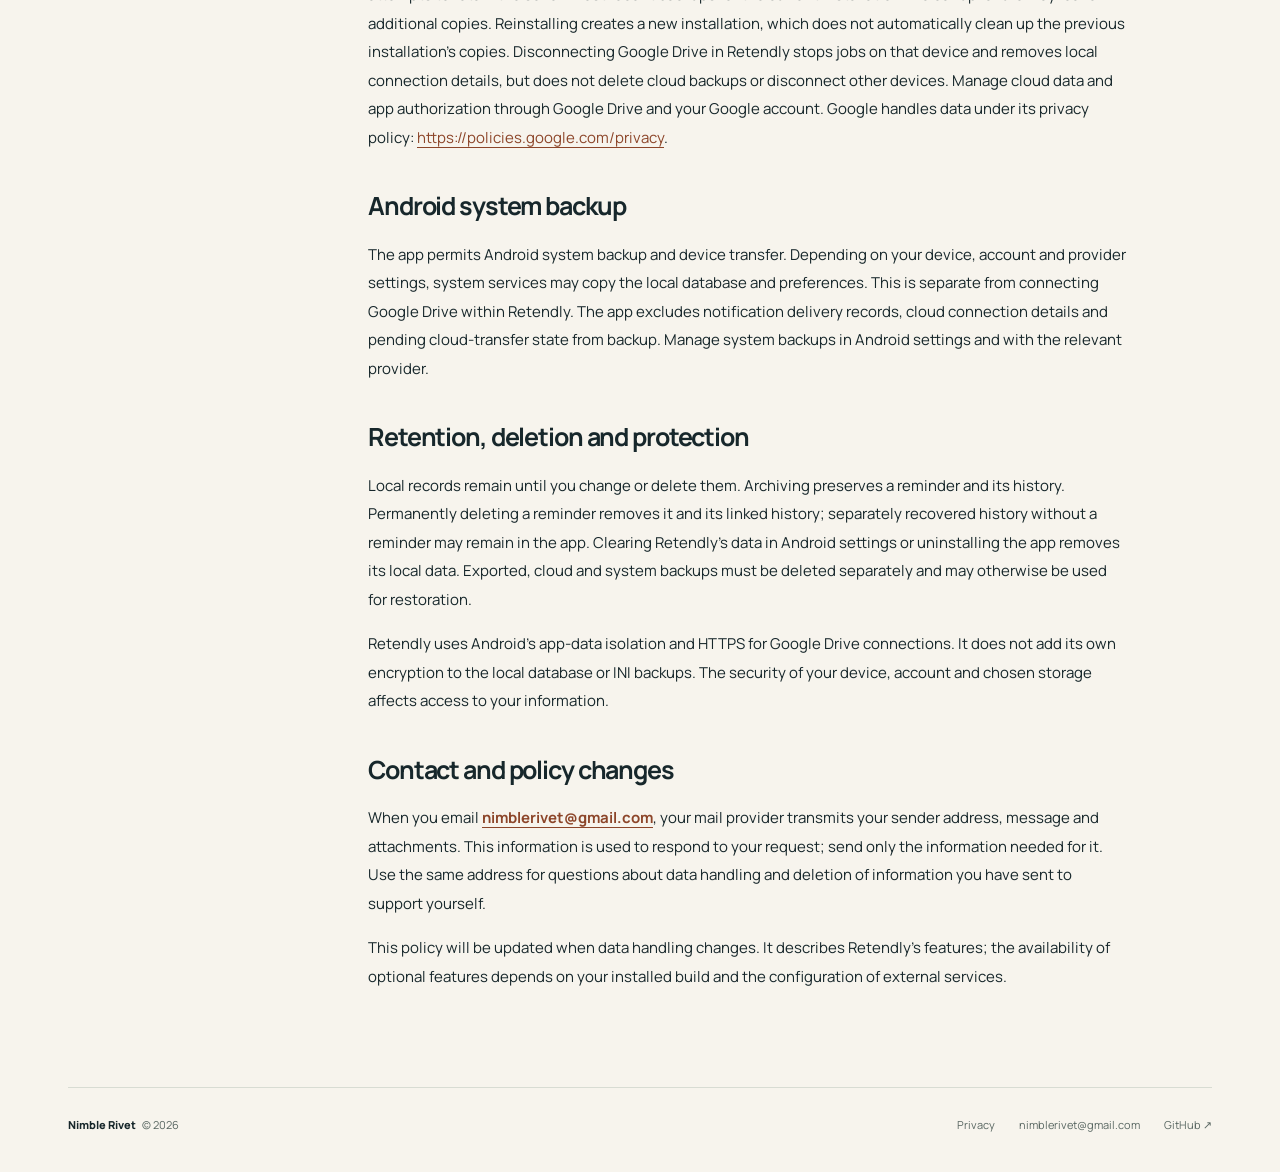
<file: en-privacy-retendly.html>
<!doctype html>
<html lang="en"><head><meta charset="utf-8"><meta name="viewport" content="width=device-width, initial-scale=1">
<title>Retendly Privacy Policy — Nimble Rivet</title><meta name="description" content="Retendly Privacy Policy. nimblerivet@gmail.com">
<meta name="theme-color" content="#17272b"><link rel="canonical" href="https://nimble-rivet.github.io/en-privacy-retendly.html">
<link rel="alternate" hreflang="ru" href="https://nimble-rivet.github.io/privacy-retendly.html"><link rel="alternate" hreflang="en" href="https://nimble-rivet.github.io/en-privacy-retendly.html"><link rel="alternate" hreflang="x-default" href="https://nimble-rivet.github.io/privacy-retendly.html">
<meta property="og:type" content="website"><meta property="og:title" content="Retendly Privacy Policy — Nimble Rivet"><meta property="og:description" content="Retendly Privacy Policy. nimblerivet@gmail.com"><meta property="og:url" content="https://nimble-rivet.github.io/en-privacy-retendly.html"><meta property="og:image" content="https://nimble-rivet.github.io/social.jpg"><meta property="og:image:width" content="1200"><meta property="og:image:height" content="675"><meta property="og:locale" content="en_US">
<meta name="twitter:card" content="summary_large_image"><link rel="icon" type="image/png" href="/favicon.png"><link rel="apple-touch-icon" href="/apple-touch-icon.png"><link rel="stylesheet" href="/style.css">

</head><body><a class="skip" href="#main">Skip to content</a>
<header class="site-header"><div class="wrap"><nav class="nav" aria-label="Main navigation">
<a class="brand-link" href="/en.html" aria-label="Nimble Rivet — Back to home"><img src="/favicon.png" alt="" width="44" height="44">Nimble Rivet</a>
<div class="nav-links"><a href="/en.html#apps">Apps</a><a class="nav-about" href="/en.html#about">About</a><a class="nav-contact" href="/en.html#contact">Get in touch</a><div class="language" aria-label="Language"><a href="/privacy-retendly.html" lang="ru" hreflang="ru">RU</a><span aria-hidden="true">/</span><a href="/en-privacy-retendly.html" lang="en" hreflang="en" aria-current="page">EN</a></div></div>
</nav></div></header>
<main id="main"><div class="wrap"><section class="legal-hero"><a class="back-link" href="/en-privacy.html">← Privacy</a><p class="eyebrow"><span class="dot" aria-hidden="true"></span>Nimble Rivet</p><h1>Retendly Privacy Policy</h1></section><div class="legal-layout"><aside class="legal-toc" aria-label="On this page"><strong>On this page</strong><ol><li><a href="#section-1">Data and purposes</a></li><li><a href="#section-2">Notifications and Android access</a></li><li><a href="#section-3">File export and import</a></li><li><a href="#section-4">Optional Google Drive backups</a></li><li><a href="#section-5">Android system backup</a></li><li><a href="#section-6">Retention, deletion and protection</a></li><li><a href="#section-7">Contact and policy changes</a></li></ol></aside><article class="legal-content" aria-label="Retendly Privacy Policy"><p>Publisher: <strong>Nimble Rivet</strong>. App and privacy contact: <strong><a href="mailto:nimblerivet@gmail.com">nimblerivet@gmail.com</a></strong>. Last updated: <strong>October 29, 2026</strong>.</p><h2 id="section-1">Data and purposes</h2><p>Retendly helps you plan recurring tasks and keep a completion history. It processes the reminder titles and descriptions, repeat intervals, due dates, completion dates, notes and archive status you enter. This information supports reminders, next-due calculations, history, the home-screen widget and notifications. Notification settings and technical delivery records are also stored on your device.</p><p>Core features use a local database and do not require a Nimble Rivet account. The current app contains no advertising, built-in analytics or crash reporting to the developer&#x27;s servers. Reminder contents are not automatically sent to a Nimble Rivet server.</p><h2 id="section-2">Notifications and Android access</h2><p>Notification permission is used for reminders and the overdue digest. Exact-alarm access allows notifications to be scheduled for the selected time. The app restores its schedule after the device restarts. Reminder text may appear in notifications and the widget; lock-screen visibility depends on your Android settings.</p><h2 id="section-3">File export and import</h2><p>When you request it, the app creates an INI file containing reminders, archived reminders and history, including notes. You select its destination using Android&#x27;s system file picker. If you choose a cloud document provider, that provider receives and handles the file under its own rules. During import, Retendly reads and validates your selected file and displays a preview; applying the data requires your confirmation.</p><p>INI files are plain text and are not encrypted by the app. Anyone who receives a file can read it. Exported copies are stored separately from the app and must be deleted in the destination you selected.</p><h2 id="section-4">Optional Google Drive backups</h2><p>In builds with a configured Google Drive integration, you may separately connect your Google account and authorize access to Retendly&#x27;s private app-data space in Drive. The app requests access to this space rather than to all files in your Drive. Google Play services handles sign-in and permissions; your Google account password is not provided to Retendly.</p><p>To identify the connected account, Retendly uses its email address and technical Google Drive identifier. When a backup is created, reminder and history contents are sent directly to Google Drive over HTTPS. The file is accompanied by the device name, a random installation identifier, snapshot date, size and checksum so backups can be distinguished and checked. Authorization tokens are not included in backup files.</p><p>Automatic backups are initially off and can be enabled separately. After a successful backup, the app attempts to retain the seven most recent backups for the current installation. A cleanup failure may leave additional copies. Reinstalling creates a new installation, which does not automatically clean up the previous installation&#x27;s copies. Disconnecting Google Drive in Retendly stops jobs on that device and removes local connection details, but does not delete cloud backups or disconnect other devices. Manage cloud data and app authorization through Google Drive and your Google account. Google handles data under its privacy policy: <a href="https://policies.google.com/privacy">https://policies.google.com/privacy</a>.</p><h2 id="section-5">Android system backup</h2><p>The app permits Android system backup and device transfer. Depending on your device, account and provider settings, system services may copy the local database and preferences. This is separate from connecting Google Drive within Retendly. The app excludes notification delivery records, cloud connection details and pending cloud-transfer state from backup. Manage system backups in Android settings and with the relevant provider.</p><h2 id="section-6">Retention, deletion and protection</h2><p>Local records remain until you change or delete them. Archiving preserves a reminder and its history. Permanently deleting a reminder removes it and its linked history; separately recovered history without a reminder may remain in the app. Clearing Retendly&#x27;s data in Android settings or uninstalling the app removes its local data. Exported, cloud and system backups must be deleted separately and may otherwise be used for restoration.</p><p>Retendly uses Android&#x27;s app-data isolation and HTTPS for Google Drive connections. It does not add its own encryption to the local database or INI backups. The security of your device, account and chosen storage affects access to your information.</p><h2 id="section-7">Contact and policy changes</h2><p>When you email <strong><a href="mailto:nimblerivet@gmail.com">nimblerivet@gmail.com</a></strong>, your mail provider transmits your sender address, message and attachments. This information is used to respond to your request; send only the information needed for it. Use the same address for questions about data handling and deletion of information you have sent to support yourself.</p><p>This policy will be updated when data handling changes. It describes Retendly&#x27;s features; the availability of optional features depends on your installed build and the configuration of external services.</p></article></div></div></main>
<div class="wrap"><footer class="site-footer"><span><span class="footer-name">Nimble Rivet</span> &nbsp; © 2026</span><div class="footer-links"><a href="/en-privacy.html">Privacy</a><a href="mailto:nimblerivet@gmail.com">nimblerivet@gmail.com</a><a href="https://github.com/Nimble-Rivet">GitHub ↗</a></div></footer></div></body></html>
</file>
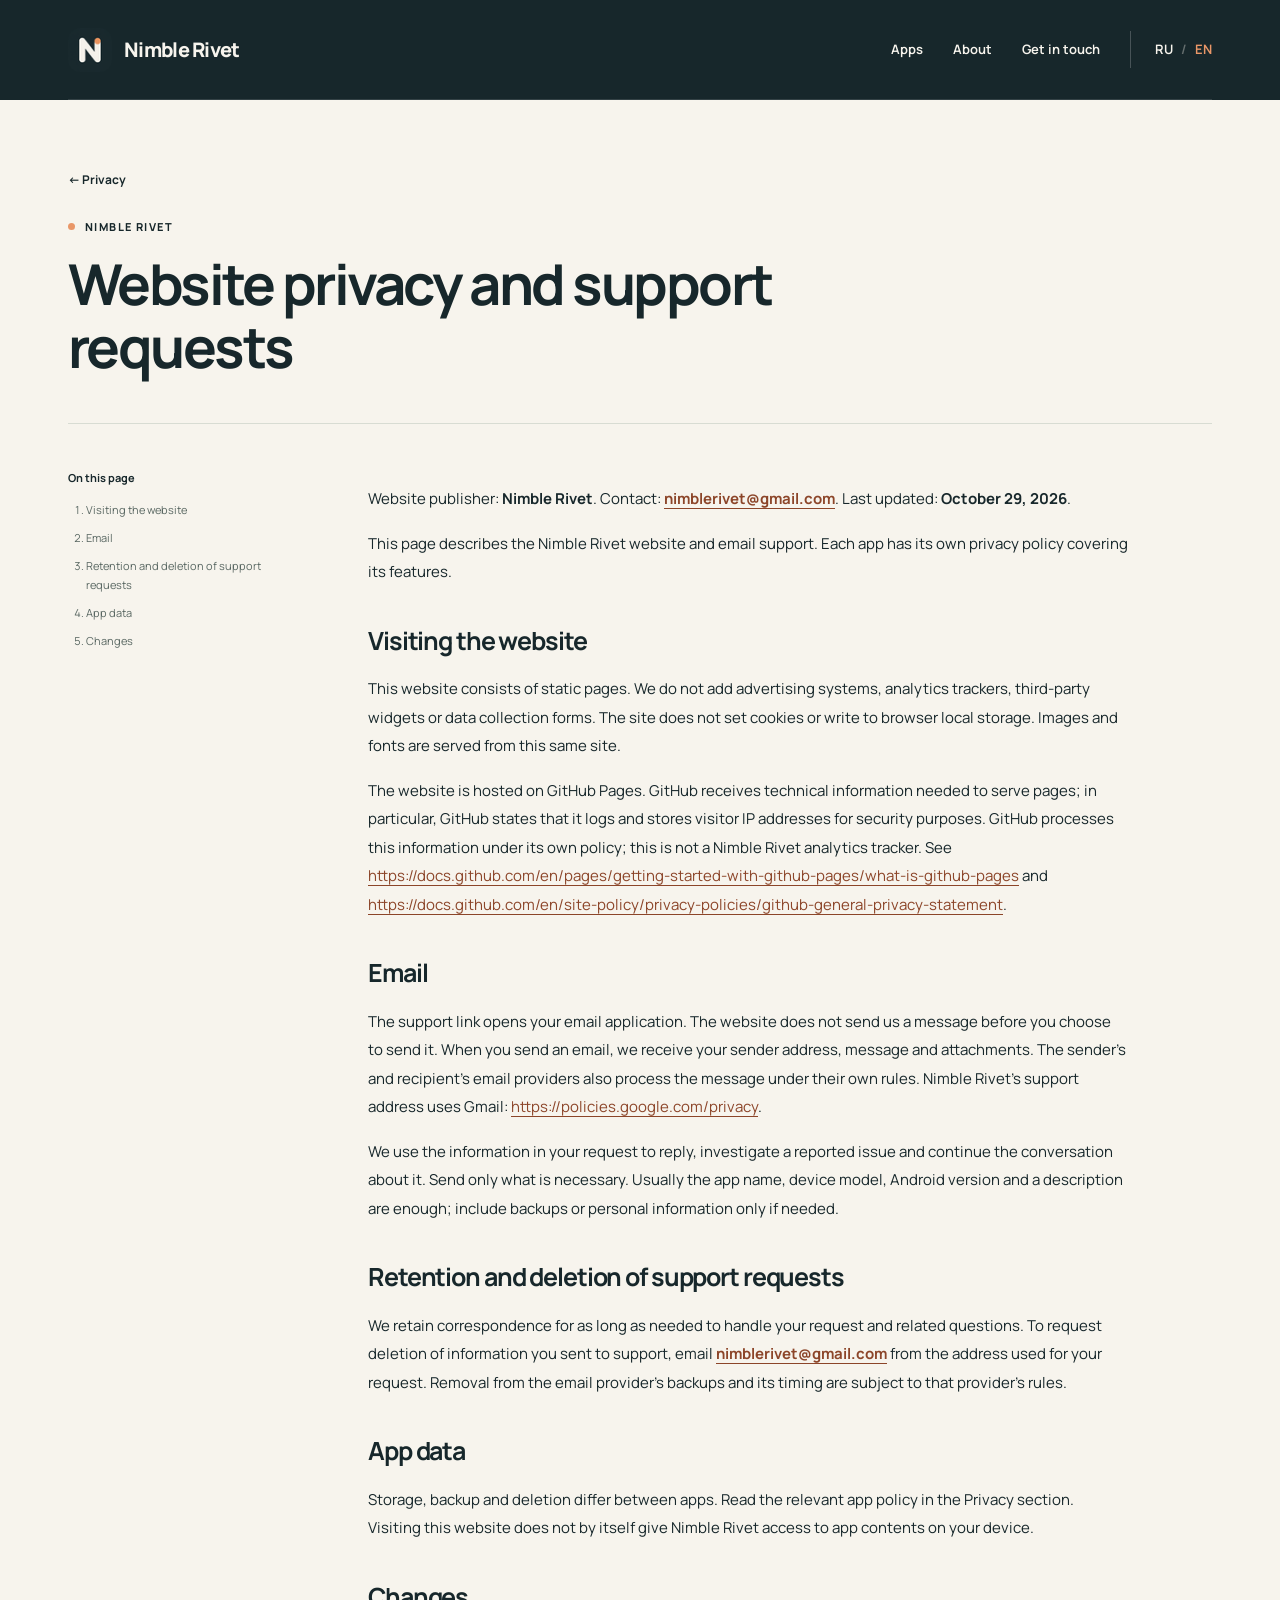
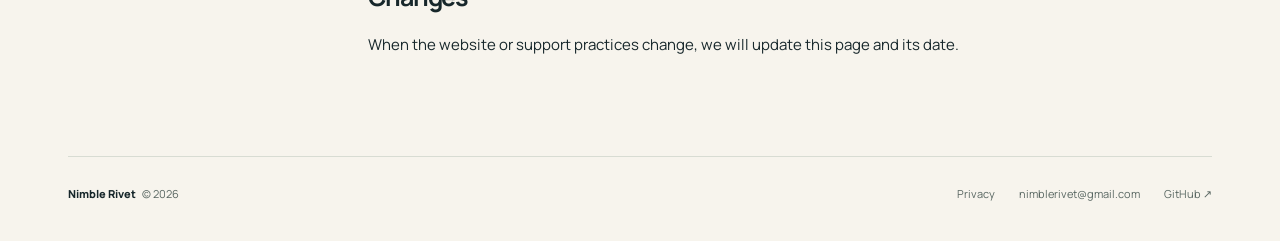
<file: en-privacy-site.html>
<!doctype html>
<html lang="en"><head><meta charset="utf-8"><meta name="viewport" content="width=device-width, initial-scale=1">
<title>Website privacy and support requests — Nimble Rivet</title><meta name="description" content="Website privacy and support requests. nimblerivet@gmail.com">
<meta name="theme-color" content="#17272b"><link rel="canonical" href="https://nimble-rivet.github.io/en-privacy-site.html">
<link rel="alternate" hreflang="ru" href="https://nimble-rivet.github.io/privacy-site.html"><link rel="alternate" hreflang="en" href="https://nimble-rivet.github.io/en-privacy-site.html"><link rel="alternate" hreflang="x-default" href="https://nimble-rivet.github.io/privacy-site.html">
<meta property="og:type" content="website"><meta property="og:title" content="Website privacy and support requests — Nimble Rivet"><meta property="og:description" content="Website privacy and support requests. nimblerivet@gmail.com"><meta property="og:url" content="https://nimble-rivet.github.io/en-privacy-site.html"><meta property="og:image" content="https://nimble-rivet.github.io/social.jpg"><meta property="og:image:width" content="1200"><meta property="og:image:height" content="675"><meta property="og:locale" content="en_US">
<meta name="twitter:card" content="summary_large_image"><link rel="icon" type="image/png" href="/favicon.png"><link rel="apple-touch-icon" href="/apple-touch-icon.png"><link rel="stylesheet" href="/style.css">

</head><body><a class="skip" href="#main">Skip to content</a>
<header class="site-header"><div class="wrap"><nav class="nav" aria-label="Main navigation">
<a class="brand-link" href="/en.html" aria-label="Nimble Rivet — Back to home"><img src="/favicon.png" alt="" width="44" height="44">Nimble Rivet</a>
<div class="nav-links"><a href="/en.html#apps">Apps</a><a class="nav-about" href="/en.html#about">About</a><a class="nav-contact" href="/en.html#contact">Get in touch</a><div class="language" aria-label="Language"><a href="/privacy-site.html" lang="ru" hreflang="ru">RU</a><span aria-hidden="true">/</span><a href="/en-privacy-site.html" lang="en" hreflang="en" aria-current="page">EN</a></div></div>
</nav></div></header>
<main id="main"><div class="wrap"><section class="legal-hero"><a class="back-link" href="/en-privacy.html">← Privacy</a><p class="eyebrow"><span class="dot" aria-hidden="true"></span>Nimble Rivet</p><h1>Website privacy and support requests</h1></section><div class="legal-layout"><aside class="legal-toc" aria-label="On this page"><strong>On this page</strong><ol><li><a href="#section-1">Visiting the website</a></li><li><a href="#section-2">Email</a></li><li><a href="#section-3">Retention and deletion of support requests</a></li><li><a href="#section-4">App data</a></li><li><a href="#section-5">Changes</a></li></ol></aside><article class="legal-content" aria-label="Website privacy and support requests"><p>Website publisher: <strong>Nimble Rivet</strong>. Contact: <strong><a href="mailto:nimblerivet@gmail.com">nimblerivet@gmail.com</a></strong>. Last updated: <strong>October 29, 2026</strong>.</p><p>This page describes the Nimble Rivet website and email support. Each app has its own privacy policy covering its features.</p><h2 id="section-1">Visiting the website</h2><p>This website consists of static pages. We do not add advertising systems, analytics trackers, third-party widgets or data collection forms. The site does not set cookies or write to browser local storage. Images and fonts are served from this same site.</p><p>The website is hosted on GitHub Pages. GitHub receives technical information needed to serve pages; in particular, GitHub states that it logs and stores visitor IP addresses for security purposes. GitHub processes this information under its own policy; this is not a Nimble Rivet analytics tracker. See <a href="https://docs.github.com/en/pages/getting-started-with-github-pages/what-is-github-pages">https://docs.github.com/en/pages/getting-started-with-github-pages/what-is-github-pages</a> and <a href="https://docs.github.com/en/site-policy/privacy-policies/github-general-privacy-statement">https://docs.github.com/en/site-policy/privacy-policies/github-general-privacy-statement</a>.</p><h2 id="section-2">Email</h2><p>The support link opens your email application. The website does not send us a message before you choose to send it. When you send an email, we receive your sender address, message and attachments. The sender&#x27;s and recipient&#x27;s email providers also process the message under their own rules. Nimble Rivet&#x27;s support address uses Gmail: <a href="https://policies.google.com/privacy">https://policies.google.com/privacy</a>.</p><p>We use the information in your request to reply, investigate a reported issue and continue the conversation about it. Send only what is necessary. Usually the app name, device model, Android version and a description are enough; include backups or personal information only if needed.</p><h2 id="section-3">Retention and deletion of support requests</h2><p>We retain correspondence for as long as needed to handle your request and related questions. To request deletion of information you sent to support, email <strong><a href="mailto:nimblerivet@gmail.com">nimblerivet@gmail.com</a></strong> from the address used for your request. Removal from the email provider&#x27;s backups and its timing are subject to that provider&#x27;s rules.</p><h2 id="section-4">App data</h2><p>Storage, backup and deletion differ between apps. Read the relevant app policy in the Privacy section. Visiting this website does not by itself give Nimble Rivet access to app contents on your device.</p><h2 id="section-5">Changes</h2><p>When the website or support practices change, we will update this page and its date.</p></article></div></div></main>
<div class="wrap"><footer class="site-footer"><span><span class="footer-name">Nimble Rivet</span> &nbsp; © 2026</span><div class="footer-links"><a href="/en-privacy.html">Privacy</a><a href="mailto:nimblerivet@gmail.com">nimblerivet@gmail.com</a><a href="https://github.com/Nimble-Rivet">GitHub ↗</a></div></footer></div></body></html>
</file>
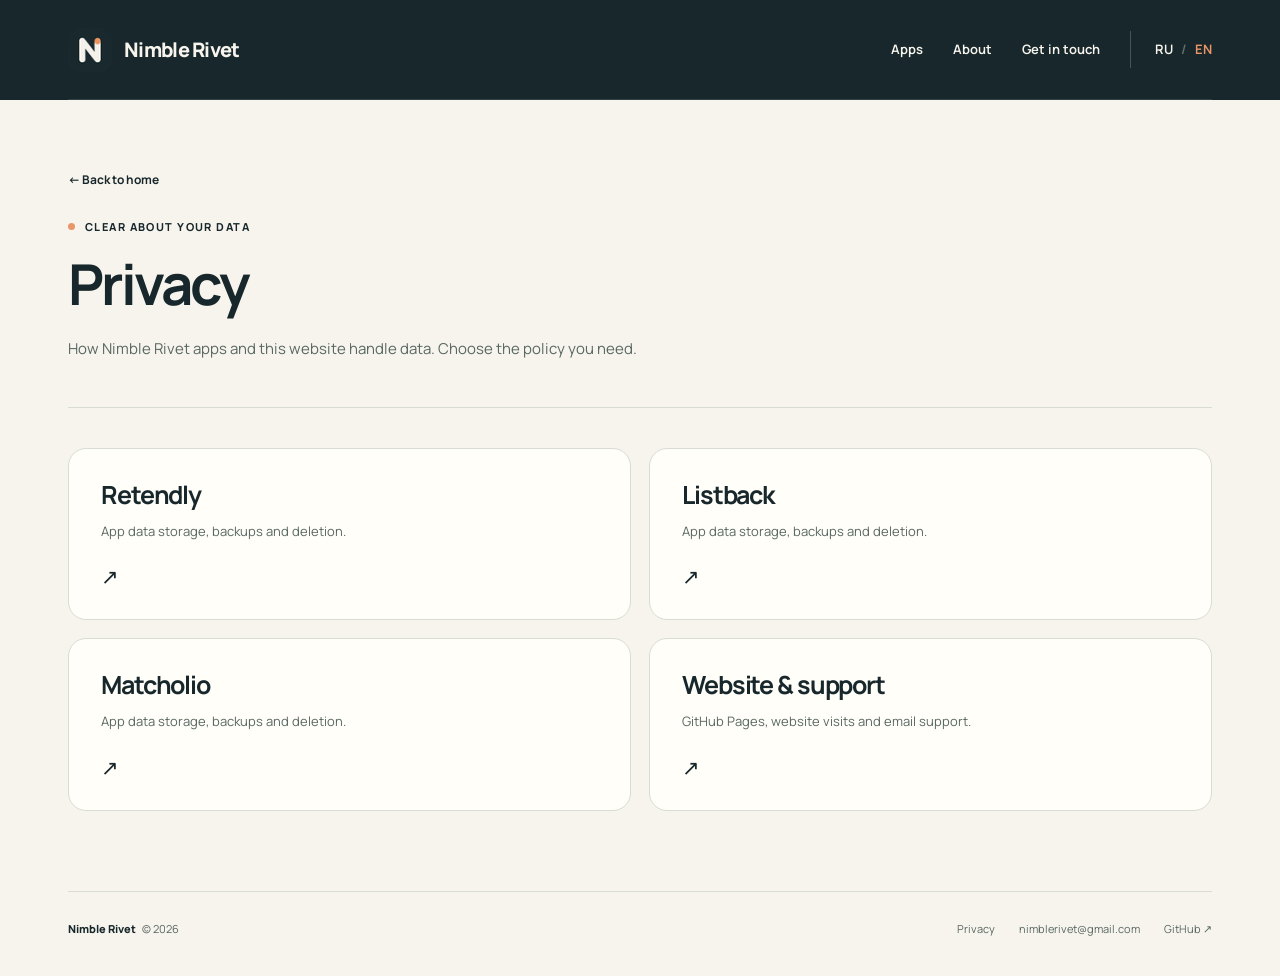
<file: en-privacy.html>
<!doctype html>
<html lang="en"><head><meta charset="utf-8"><meta name="viewport" content="width=device-width, initial-scale=1">
<title>Privacy — Nimble Rivet</title><meta name="description" content="How Nimble Rivet apps and this website handle data. Choose the policy you need.">
<meta name="theme-color" content="#17272b"><link rel="canonical" href="https://nimble-rivet.github.io/en-privacy.html">
<link rel="alternate" hreflang="ru" href="https://nimble-rivet.github.io/privacy.html"><link rel="alternate" hreflang="en" href="https://nimble-rivet.github.io/en-privacy.html"><link rel="alternate" hreflang="x-default" href="https://nimble-rivet.github.io/privacy.html">
<meta property="og:type" content="website"><meta property="og:title" content="Privacy — Nimble Rivet"><meta property="og:description" content="How Nimble Rivet apps and this website handle data. Choose the policy you need."><meta property="og:url" content="https://nimble-rivet.github.io/en-privacy.html"><meta property="og:image" content="https://nimble-rivet.github.io/social.jpg"><meta property="og:image:width" content="1200"><meta property="og:image:height" content="675"><meta property="og:locale" content="en_US">
<meta name="twitter:card" content="summary_large_image"><link rel="icon" type="image/png" href="/favicon.png"><link rel="apple-touch-icon" href="/apple-touch-icon.png"><link rel="stylesheet" href="/style.css">

</head><body><a class="skip" href="#main">Skip to content</a>
<header class="site-header"><div class="wrap"><nav class="nav" aria-label="Main navigation">
<a class="brand-link" href="/en.html" aria-label="Nimble Rivet — Back to home"><img src="/favicon.png" alt="" width="44" height="44">Nimble Rivet</a>
<div class="nav-links"><a href="/en.html#apps">Apps</a><a class="nav-about" href="/en.html#about">About</a><a class="nav-contact" href="/en.html#contact">Get in touch</a><div class="language" aria-label="Language"><a href="/privacy.html" lang="ru" hreflang="ru">RU</a><span aria-hidden="true">/</span><a href="/en-privacy.html" lang="en" hreflang="en" aria-current="page">EN</a></div></div>
</nav></div></header>
<main id="main"><div class="wrap"><section class="legal-hero"><a class="back-link" href="/en.html">← Back to home</a><p class="eyebrow"><span class="dot" aria-hidden="true"></span>Clear about your data</p><h1>Privacy</h1><p class="legal-lead">How Nimble Rivet apps and this website handle data. Choose the policy you need.</p></section><div class="policy-grid"><a class="policy-card" href="/en-privacy-retendly.html"><h2>Retendly</h2><p>App data storage, backups and deletion.</p><span class="arrow" aria-hidden="true">↗</span></a><a class="policy-card" href="/en-privacy-listback.html"><h2>Listback</h2><p>App data storage, backups and deletion.</p><span class="arrow" aria-hidden="true">↗</span></a><a class="policy-card" href="/en-privacy-matcholio.html"><h2>Matcholio</h2><p>App data storage, backups and deletion.</p><span class="arrow" aria-hidden="true">↗</span></a><a class="policy-card" href="/en-privacy-site.html"><h2>Website & support</h2><p>GitHub Pages, website visits and email support.</p><span class="arrow" aria-hidden="true">↗</span></a></div></div></main>
<div class="wrap"><footer class="site-footer"><span><span class="footer-name">Nimble Rivet</span> &nbsp; © 2026</span><div class="footer-links"><a href="/en-privacy.html">Privacy</a><a href="mailto:nimblerivet@gmail.com">nimblerivet@gmail.com</a><a href="https://github.com/Nimble-Rivet">GitHub ↗</a></div></footer></div></body></html>
</file>
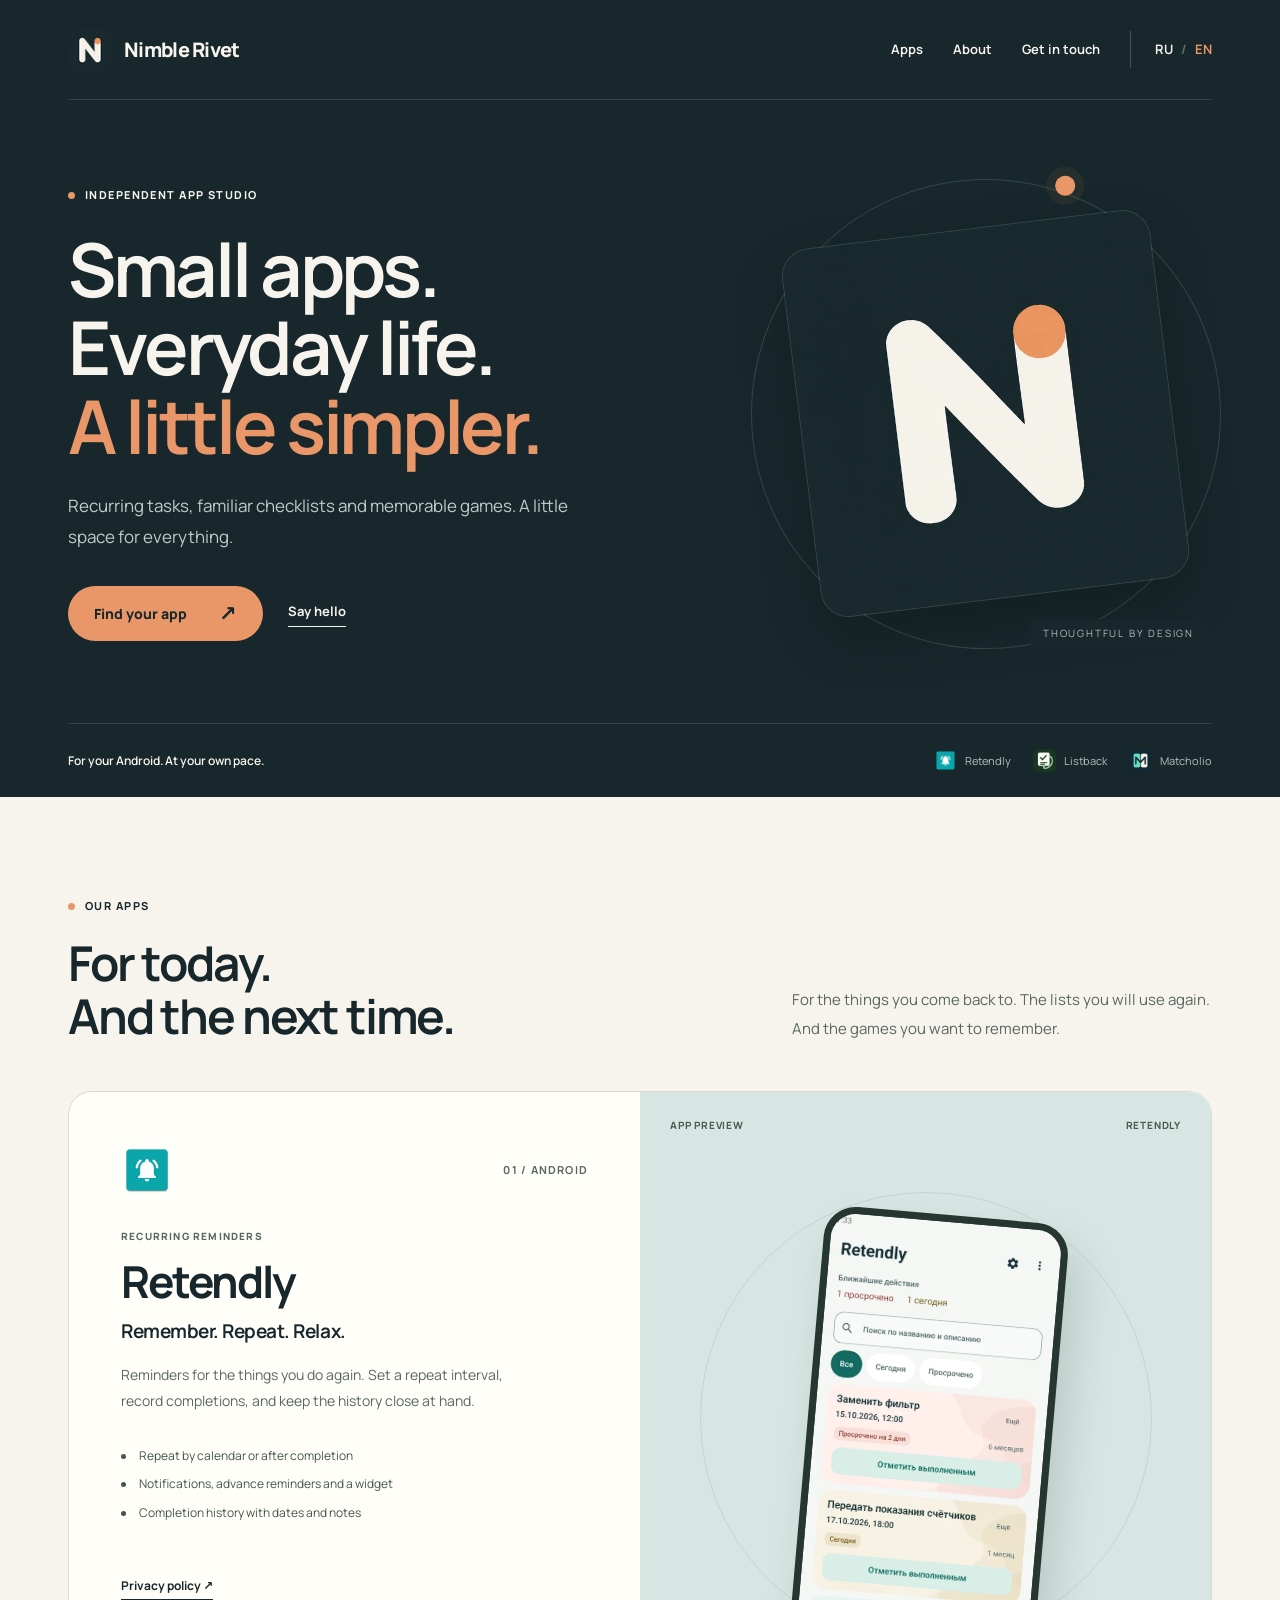
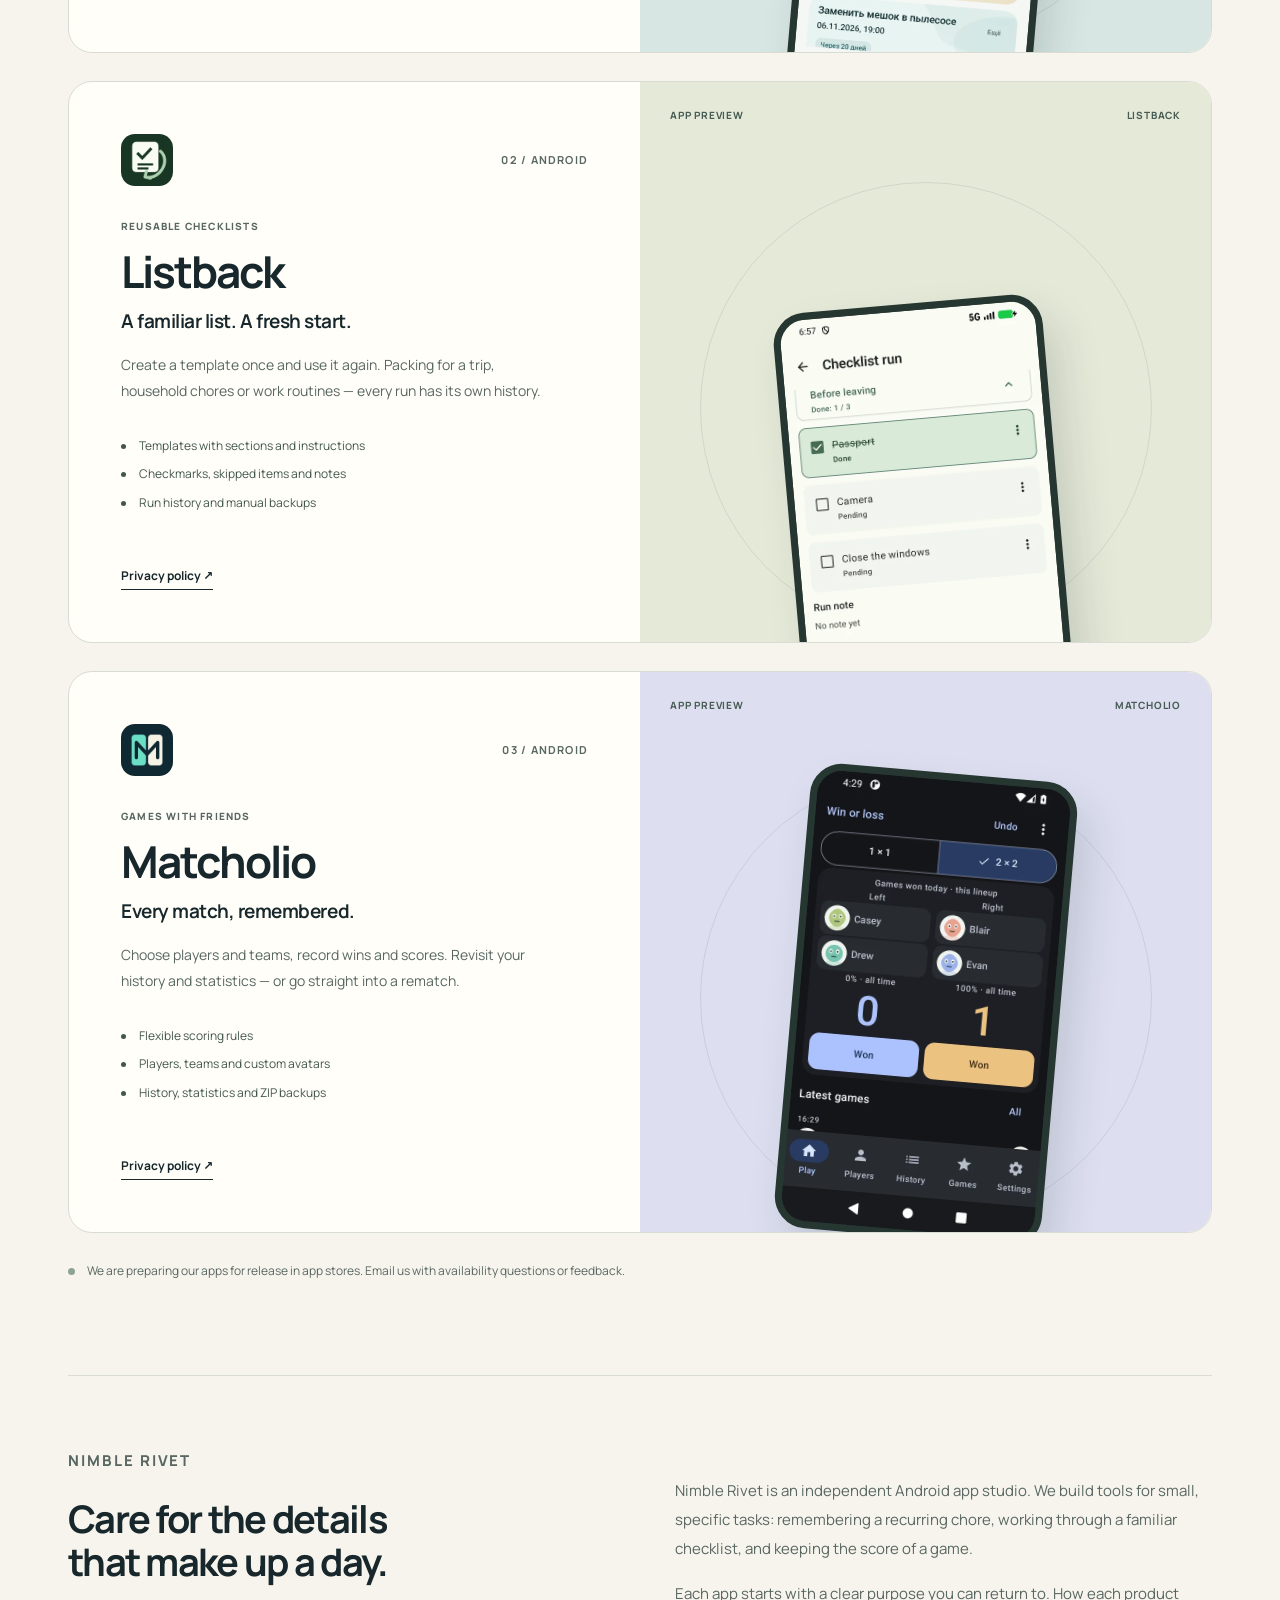
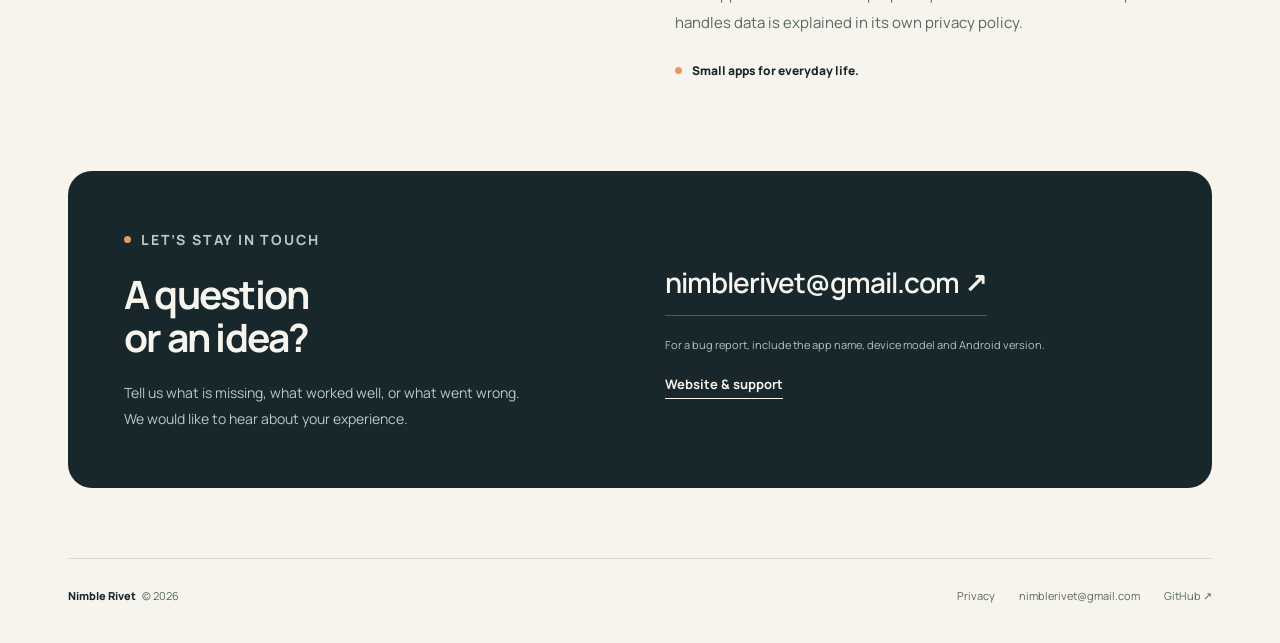
<file: en.html>
<!doctype html>
<html lang="en"><head><meta charset="utf-8"><meta name="viewport" content="width=device-width, initial-scale=1">
<title>Nimble Rivet — small apps for everyday life</title><meta name="description" content="Retendly for recurring reminders, Listback for reusable checklists, and Matcholio for games with friends. Android apps by Nimble Rivet.">
<meta name="theme-color" content="#17272b"><link rel="canonical" href="https://nimble-rivet.github.io/en.html">
<link rel="alternate" hreflang="ru" href="https://nimble-rivet.github.io/"><link rel="alternate" hreflang="en" href="https://nimble-rivet.github.io/en.html"><link rel="alternate" hreflang="x-default" href="https://nimble-rivet.github.io/">
<meta property="og:type" content="website"><meta property="og:title" content="Nimble Rivet — small apps for everyday life"><meta property="og:description" content="Retendly for recurring reminders, Listback for reusable checklists, and Matcholio for games with friends. Android apps by Nimble Rivet."><meta property="og:url" content="https://nimble-rivet.github.io/en.html"><meta property="og:image" content="https://nimble-rivet.github.io/social.jpg"><meta property="og:image:width" content="1200"><meta property="og:image:height" content="675"><meta property="og:locale" content="en_US">
<meta name="twitter:card" content="summary_large_image"><link rel="icon" type="image/png" href="/favicon.png"><link rel="apple-touch-icon" href="/apple-touch-icon.png"><link rel="stylesheet" href="/style.css">
<script type="application/ld+json">{"@context": "https://schema.org", "@type": "Organization", "name": "Nimble Rivet", "url": "https://nimble-rivet.github.io", "email": "nimblerivet@gmail.com", "logo": "https://nimble-rivet.github.io/brand.webp"}</script>
</head><body><a class="skip" href="#main">Skip to content</a>
<header class="site-header"><div class="wrap"><nav class="nav" aria-label="Main navigation">
<a class="brand-link" href="/en.html" aria-label="Nimble Rivet — Back to home"><img src="/favicon.png" alt="" width="44" height="44">Nimble Rivet</a>
<div class="nav-links"><a href="/en.html#apps">Apps</a><a class="nav-about" href="/en.html#about">About</a><a class="nav-contact" href="/en.html#contact">Get in touch</a><div class="language" aria-label="Language"><a href="/" lang="ru" hreflang="ru">RU</a><span aria-hidden="true">/</span><a href="/en.html" lang="en" hreflang="en" aria-current="page">EN</a></div></div>
</nav></div></header>
<main id="main"><section class="hero" aria-labelledby="hero-title"><div class="wrap"><div class="hero-grid"><div class="hero-copy"><div class="eyebrow"><span class="dot" aria-hidden="true"></span>Independent app studio</div><h1 id="hero-title">Small apps.<br>Everyday life.<br><em>A little simpler.</em></h1><p>Recurring tasks, familiar checklists and memorable games. A little space for everything.</p><div class="hero-actions"><a class="button" href="#apps">Find your app <span class="arrow" aria-hidden="true">↗</span></a><a class="text-link" href="#contact">Say hello</a></div></div><div class="hero-art" aria-hidden="true"><div class="orbit"></div><img class="brand-tile" src="/brand.webp" alt="" width="640" height="640" fetchpriority="high"><span class="art-note">Thoughtful by design</span></div></div><div class="hero-bottom"><strong>For your Android. At your own pace.</strong><div class="mini-apps"><a href="#retendly"><img src="/retendly.webp" alt="" width="23" height="23">Retendly</a><a href="#listback"><img src="/listback.webp" alt="" width="23" height="23">Listback</a><a href="#matcholio"><img src="/matcholio.webp" alt="" width="23" height="23">Matcholio</a></div></div></div></section>
<div class="wrap"><section id="apps" aria-labelledby="apps-title"><div class="section-intro"><div><p class="eyebrow"><span class="dot" aria-hidden="true"></span>Our apps</p><h2 id="apps-title">For today.<br>And the next time.</h2></div><p>For the things you come back to. The lists you will use again. And the games you want to remember.</p></div><article class="app-showcase retendly" id="retendly" aria-labelledby="title-retendly">
<div class="app-copy"><div class="app-meta"><img class="app-icon" src="/retendly.webp" alt="" width="52" height="52" loading="lazy"><span class="app-number">01 / ANDROID</span></div><p class="category">Recurring reminders</p><h3 id="title-retendly">Retendly</h3><p class="app-tagline">Remember. Repeat. Relax.</p><p class="app-description">Reminders for the things you do again. Set a repeat interval, record completions, and keep the history close at hand.</p><ul class="features"><li>Repeat by calendar or after completion</li><li>Notifications, advance reminders and a widget</li><li>Completion history with dates and notes</li></ul><a class="text-link" href="/en-privacy-retendly.html">Privacy policy <span aria-hidden="true">↗</span><span class="sr-only"> — Retendly</span></a></div>
<figure class="app-visual"><figcaption class="visual-label"><span>App preview</span><span>Retendly</span></figcaption><div class="phone"><img src="/retendly-screen.webp" alt="Retendly: russian interface. Demonstration data." loading="lazy" width="540" height="1200"></div></figure></article><article class="app-showcase listback" id="listback" aria-labelledby="title-listback">
<div class="app-copy"><div class="app-meta"><img class="app-icon" src="/listback.webp" alt="" width="52" height="52" loading="lazy"><span class="app-number">02 / ANDROID</span></div><p class="category">Reusable checklists</p><h3 id="title-listback">Listback</h3><p class="app-tagline">A familiar list. A fresh start.</p><p class="app-description">Create a template once and use it again. Packing for a trip, household chores or work routines — every run has its own history.</p><ul class="features"><li>Templates with sections and instructions</li><li>Checkmarks, skipped items and notes</li><li>Run history and manual backups</li></ul><a class="text-link" href="/en-privacy-listback.html">Privacy policy <span aria-hidden="true">↗</span><span class="sr-only"> — Listback</span></a></div>
<figure class="app-visual"><figcaption class="visual-label"><span>App preview</span><span>Listback</span></figcaption><div class="phone"><img src="/listback-screen-en.webp" alt="Listback: english interface. Demonstration data." loading="lazy" width="540" height="960"></div></figure></article><article class="app-showcase matcholio" id="matcholio" aria-labelledby="title-matcholio">
<div class="app-copy"><div class="app-meta"><img class="app-icon" src="/matcholio.webp" alt="" width="52" height="52" loading="lazy"><span class="app-number">03 / ANDROID</span></div><p class="category">Games with friends</p><h3 id="title-matcholio">Matcholio</h3><p class="app-tagline">Every match, remembered.</p><p class="app-description">Choose players and teams, record wins and scores. Revisit your history and statistics — or go straight into a rematch.</p><ul class="features"><li>Flexible scoring rules</li><li>Players, teams and custom avatars</li><li>History, statistics and ZIP backups</li></ul><a class="text-link" href="/en-privacy-matcholio.html">Privacy policy <span aria-hidden="true">↗</span><span class="sr-only"> — Matcholio</span></a></div>
<figure class="app-visual"><figcaption class="visual-label"><span>App preview</span><span>Matcholio</span></figcaption><div class="phone"><img src="/matcholio-screen.webp" alt="Matcholio: english interface. Demonstration data." loading="lazy" width="540" height="960"></div></figure></article><p class="catalog-note"><span class="dot" aria-hidden="true"></span>We are preparing our apps for release in app stores. Email us with availability questions or feedback.</p></section>
<section class="about" id="about" aria-labelledby="about-title"><div><p class="eyebrow">Nimble Rivet</p><h2 id="about-title">Care for the details<br>that make up a day.</h2></div><div class="about-body"><p>Nimble Rivet is an independent Android app studio. We build tools for small, specific tasks: remembering a recurring chore, working through a familiar checklist, and keeping the score of a game.</p><p>Each app starts with a clear purpose you can return to. How each product handles data is explained in its own privacy policy.</p><div class="signature"><span class="dot" aria-hidden="true"></span>Small apps for everyday life.</div></div></section>
<section class="contact" id="contact" aria-labelledby="contact-title"><div><p class="eyebrow"><span class="dot" aria-hidden="true"></span>Let’s stay in touch</p><h2 id="contact-title">A question<br>or an idea?</h2><p>Tell us what is missing, what worked well, or what went wrong. We would like to hear about your experience.</p></div><div class="contact-right"><a class="email-link" href="mailto:nimblerivet@gmail.com">nimblerivet@gmail.com <span aria-hidden="true">↗</span></a><p class="contact-hint">For a bug report, include the app name, device model and Android version.</p><a class="text-link" href="/en-privacy-site.html">Website & support</a></div></section></div></main>
<div class="wrap"><footer class="site-footer"><span><span class="footer-name">Nimble Rivet</span> &nbsp; © 2026</span><div class="footer-links"><a href="/en-privacy.html">Privacy</a><a href="mailto:nimblerivet@gmail.com">nimblerivet@gmail.com</a><a href="https://github.com/Nimble-Rivet">GitHub ↗</a></div></footer></div></body></html>
</file>
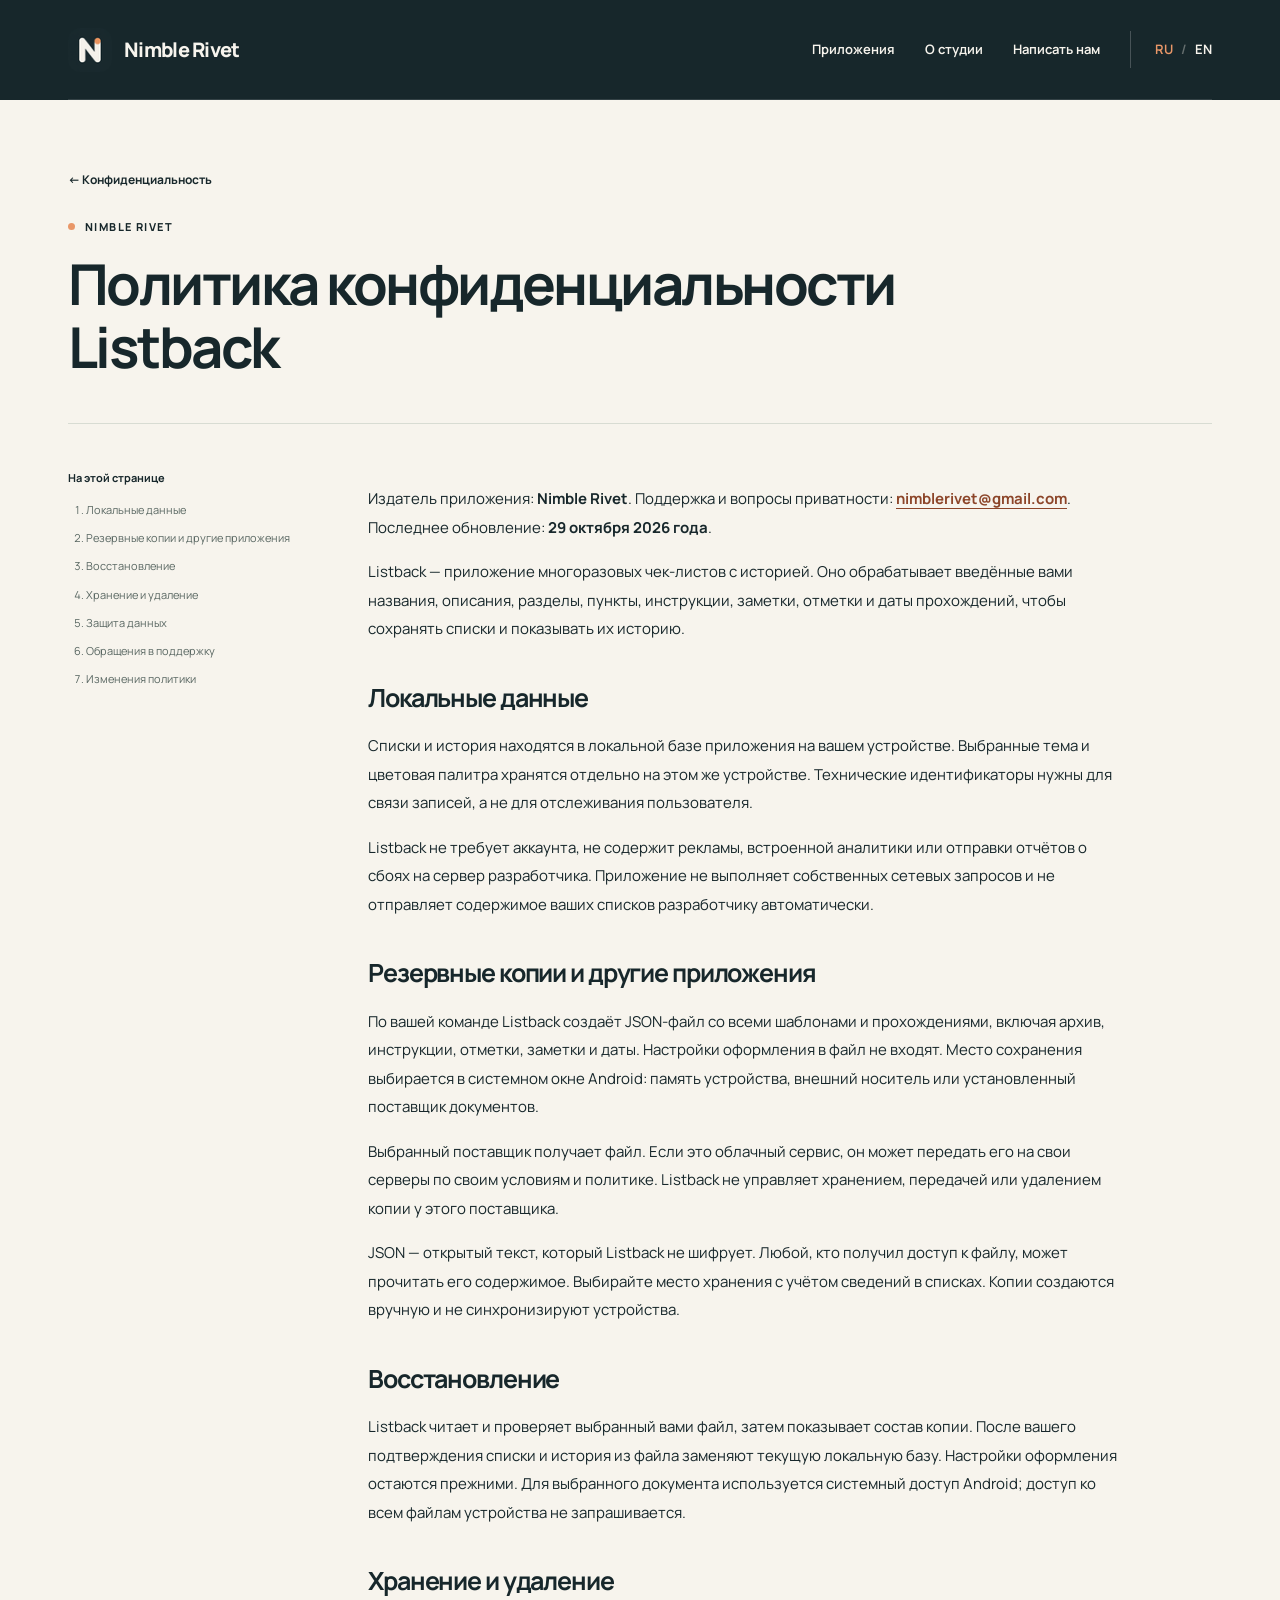
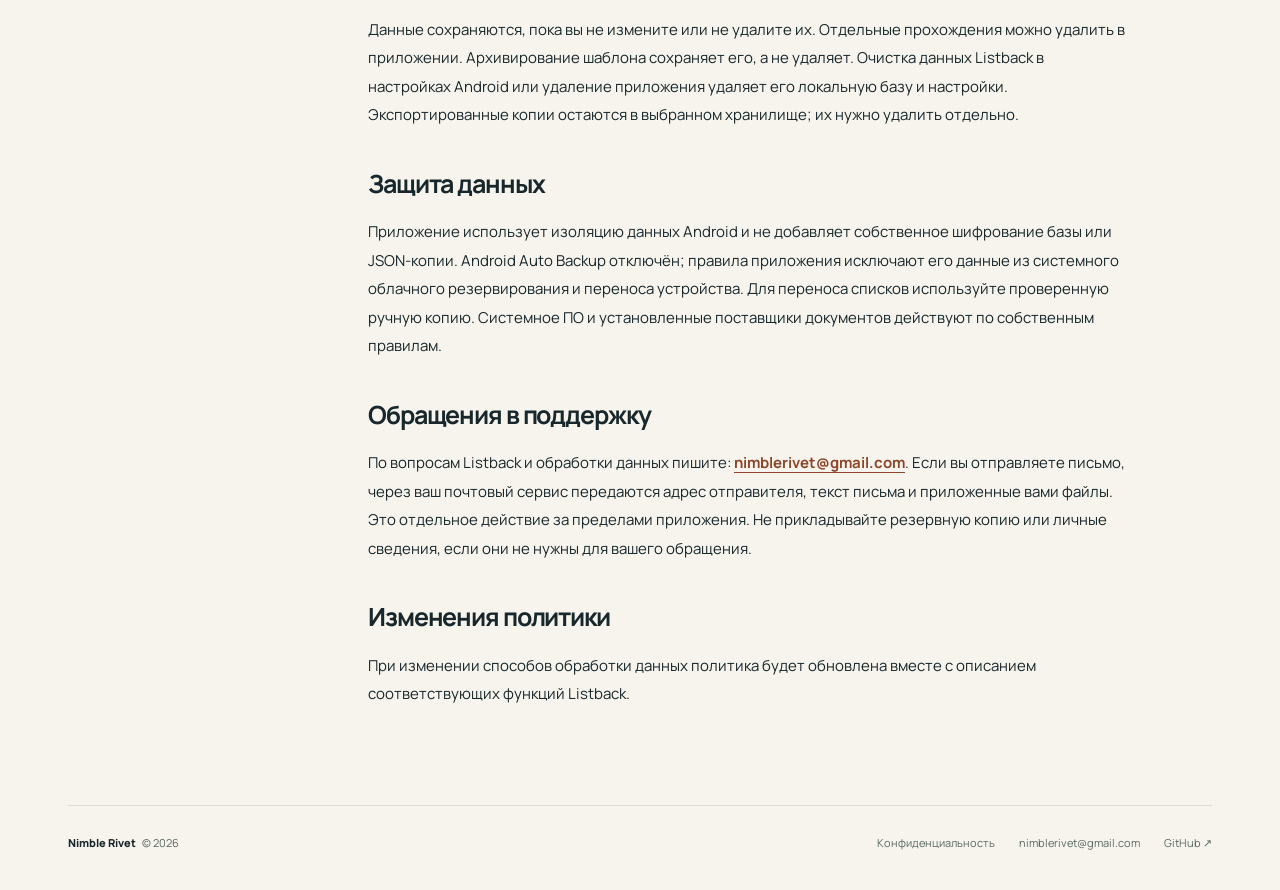
<file: privacy-listback.html>
<!doctype html>
<html lang="ru"><head><meta charset="utf-8"><meta name="viewport" content="width=device-width, initial-scale=1">
<title>Политика конфиденциальности Listback — Nimble Rivet</title><meta name="description" content="Политика конфиденциальности Listback. nimblerivet@gmail.com">
<meta name="theme-color" content="#17272b"><link rel="canonical" href="https://nimble-rivet.github.io/privacy-listback.html">
<link rel="alternate" hreflang="ru" href="https://nimble-rivet.github.io/privacy-listback.html"><link rel="alternate" hreflang="en" href="https://nimble-rivet.github.io/en-privacy-listback.html"><link rel="alternate" hreflang="x-default" href="https://nimble-rivet.github.io/privacy-listback.html">
<meta property="og:type" content="website"><meta property="og:title" content="Политика конфиденциальности Listback — Nimble Rivet"><meta property="og:description" content="Политика конфиденциальности Listback. nimblerivet@gmail.com"><meta property="og:url" content="https://nimble-rivet.github.io/privacy-listback.html"><meta property="og:image" content="https://nimble-rivet.github.io/social.jpg"><meta property="og:image:width" content="1200"><meta property="og:image:height" content="675"><meta property="og:locale" content="ru_RU">
<meta name="twitter:card" content="summary_large_image"><link rel="icon" type="image/png" href="/favicon.png"><link rel="apple-touch-icon" href="/apple-touch-icon.png"><link rel="stylesheet" href="/style.css">

</head><body><a class="skip" href="#main">К содержимому</a>
<header class="site-header"><div class="wrap"><nav class="nav" aria-label="Основная навигация">
<a class="brand-link" href="/" aria-label="Nimble Rivet — На главную"><img src="/favicon.png" alt="" width="44" height="44">Nimble Rivet</a>
<div class="nav-links"><a href="/#apps">Приложения</a><a class="nav-about" href="/#about">О студии</a><a class="nav-contact" href="/#contact">Написать нам</a><div class="language" aria-label="Язык"><a href="/privacy-listback.html" lang="ru" hreflang="ru" aria-current="page">RU</a><span aria-hidden="true">/</span><a href="/en-privacy-listback.html" lang="en" hreflang="en">EN</a></div></div>
</nav></div></header>
<main id="main"><div class="wrap"><section class="legal-hero"><a class="back-link" href="/privacy.html">← Конфиденциальность</a><p class="eyebrow"><span class="dot" aria-hidden="true"></span>Nimble Rivet</p><h1>Политика конфиденциальности Listback</h1></section><div class="legal-layout"><aside class="legal-toc" aria-label="На этой странице"><strong>На этой странице</strong><ol><li><a href="#section-1">Локальные данные</a></li><li><a href="#section-2">Резервные копии и другие приложения</a></li><li><a href="#section-3">Восстановление</a></li><li><a href="#section-4">Хранение и удаление</a></li><li><a href="#section-5">Защита данных</a></li><li><a href="#section-6">Обращения в поддержку</a></li><li><a href="#section-7">Изменения политики</a></li></ol></aside><article class="legal-content" aria-label="Политика конфиденциальности Listback"><p>Издатель приложения: <strong>Nimble Rivet</strong>. Поддержка и вопросы приватности: <strong><a href="mailto:nimblerivet@gmail.com">nimblerivet@gmail.com</a></strong>. Последнее обновление: <strong>29 октября 2026 года</strong>.</p><p>Listback — приложение многоразовых чек-листов с историей. Оно обрабатывает введённые вами названия, описания, разделы, пункты, инструкции, заметки, отметки и даты прохождений, чтобы сохранять списки и показывать их историю.</p><h2 id="section-1">Локальные данные</h2><p>Списки и история находятся в локальной базе приложения на вашем устройстве. Выбранные тема и цветовая палитра хранятся отдельно на этом же устройстве. Технические идентификаторы нужны для связи записей, а не для отслеживания пользователя.</p><p>Listback не требует аккаунта, не содержит рекламы, встроенной аналитики или отправки отчётов о сбоях на сервер разработчика. Приложение не выполняет собственных сетевых запросов и не отправляет содержимое ваших списков разработчику автоматически.</p><h2 id="section-2">Резервные копии и другие приложения</h2><p>По вашей команде Listback создаёт JSON-файл со всеми шаблонами и прохождениями, включая архив, инструкции, отметки, заметки и даты. Настройки оформления в файл не входят. Место сохранения выбирается в системном окне Android: память устройства, внешний носитель или установленный поставщик документов.</p><p>Выбранный поставщик получает файл. Если это облачный сервис, он может передать его на свои серверы по своим условиям и политике. Listback не управляет хранением, передачей или удалением копии у этого поставщика.</p><p>JSON — открытый текст, который Listback не шифрует. Любой, кто получил доступ к файлу, может прочитать его содержимое. Выбирайте место хранения с учётом сведений в списках. Копии создаются вручную и не синхронизируют устройства.</p><h2 id="section-3">Восстановление</h2><p>Listback читает и проверяет выбранный вами файл, затем показывает состав копии. После вашего подтверждения списки и история из файла заменяют текущую локальную базу. Настройки оформления остаются прежними. Для выбранного документа используется системный доступ Android; доступ ко всем файлам устройства не запрашивается.</p><h2 id="section-4">Хранение и удаление</h2><p>Данные сохраняются, пока вы не измените или не удалите их. Отдельные прохождения можно удалить в приложении. Архивирование шаблона сохраняет его, а не удаляет. Очистка данных Listback в настройках Android или удаление приложения удаляет его локальную базу и настройки. Экспортированные копии остаются в выбранном хранилище; их нужно удалить отдельно.</p><h2 id="section-5">Защита данных</h2><p>Приложение использует изоляцию данных Android и не добавляет собственное шифрование базы или JSON-копии. Android Auto Backup отключён; правила приложения исключают его данные из системного облачного резервирования и переноса устройства. Для переноса списков используйте проверенную ручную копию. Системное ПО и установленные поставщики документов действуют по собственным правилам.</p><h2 id="section-6">Обращения в поддержку</h2><p>По вопросам Listback и обработки данных пишите: <strong><a href="mailto:nimblerivet@gmail.com">nimblerivet@gmail.com</a></strong>. Если вы отправляете письмо, через ваш почтовый сервис передаются адрес отправителя, текст письма и приложенные вами файлы. Это отдельное действие за пределами приложения. Не прикладывайте резервную копию или личные сведения, если они не нужны для вашего обращения.</p><h2 id="section-7">Изменения политики</h2><p>При изменении способов обработки данных политика будет обновлена вместе с описанием соответствующих функций Listback.</p></article></div></div></main>
<div class="wrap"><footer class="site-footer"><span><span class="footer-name">Nimble Rivet</span> &nbsp; © 2026</span><div class="footer-links"><a href="/privacy.html">Конфиденциальность</a><a href="mailto:nimblerivet@gmail.com">nimblerivet@gmail.com</a><a href="https://github.com/Nimble-Rivet">GitHub ↗</a></div></footer></div></body></html>
</file>
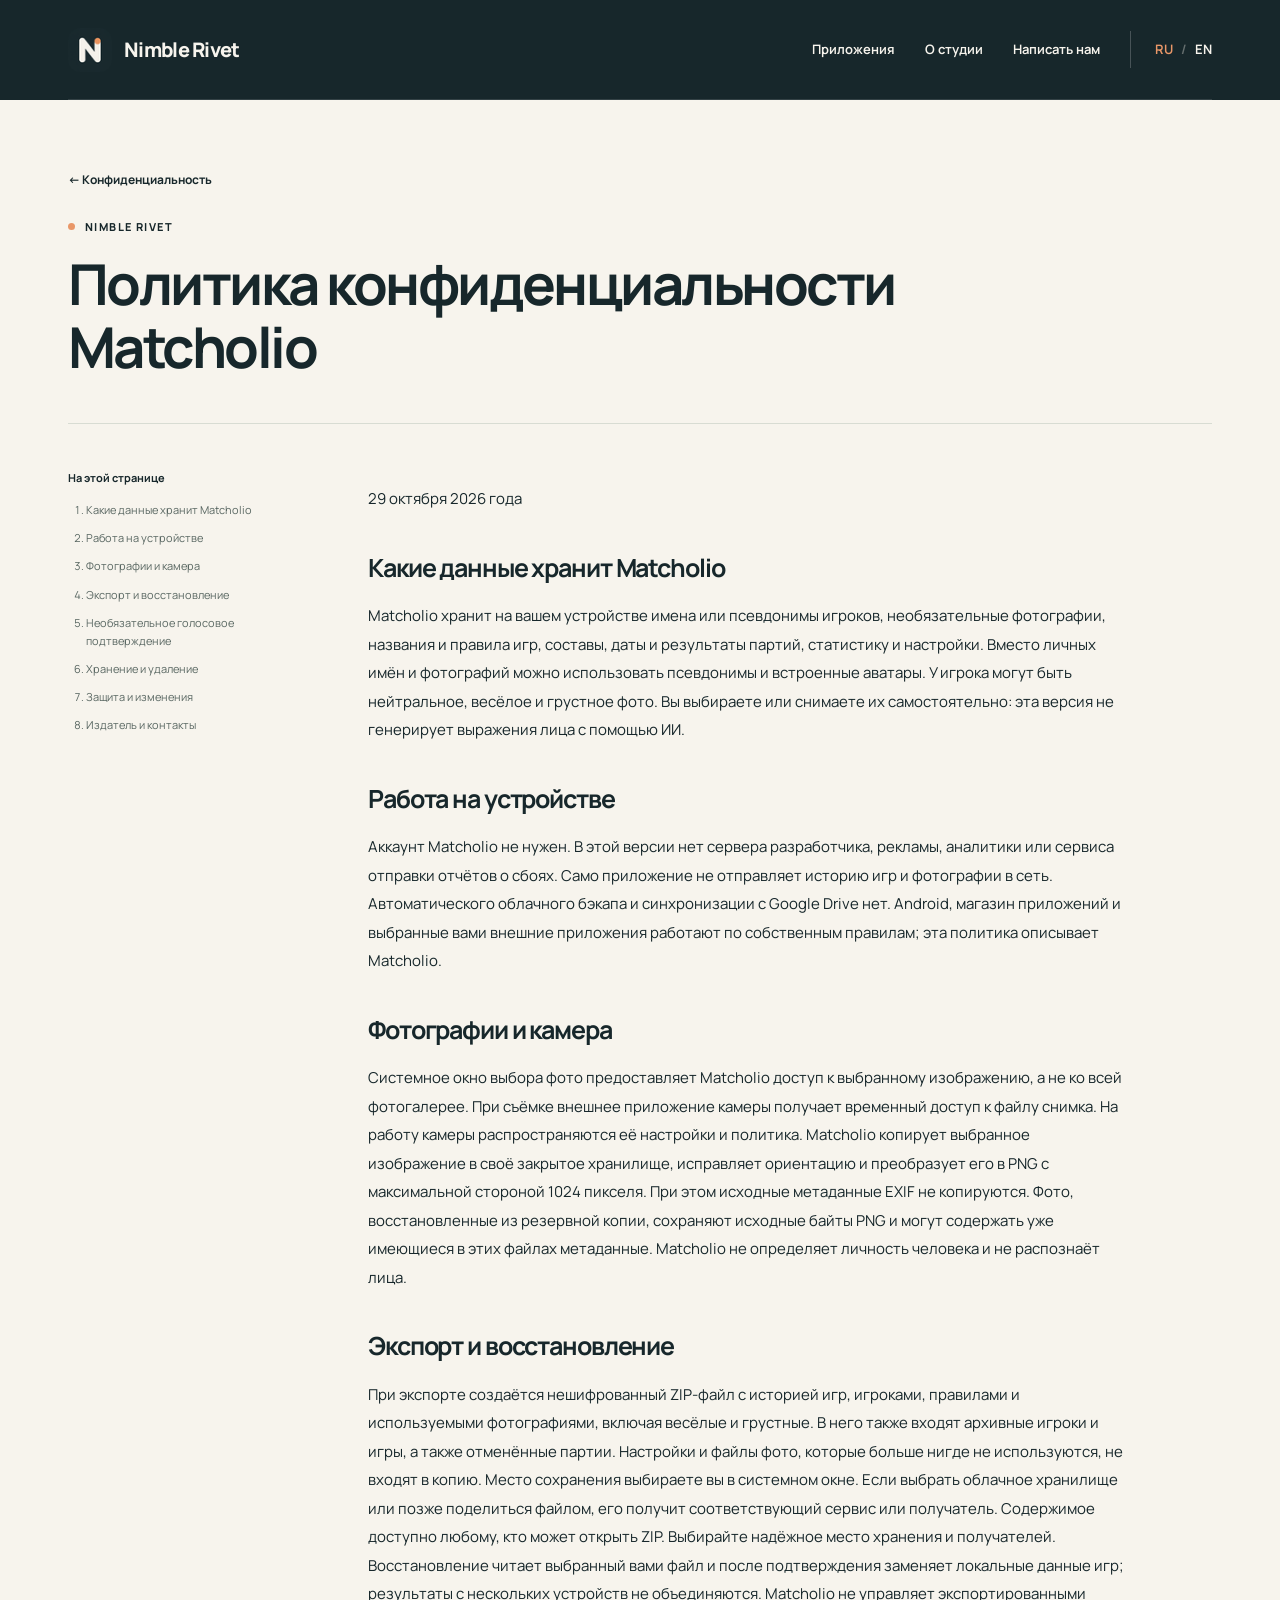
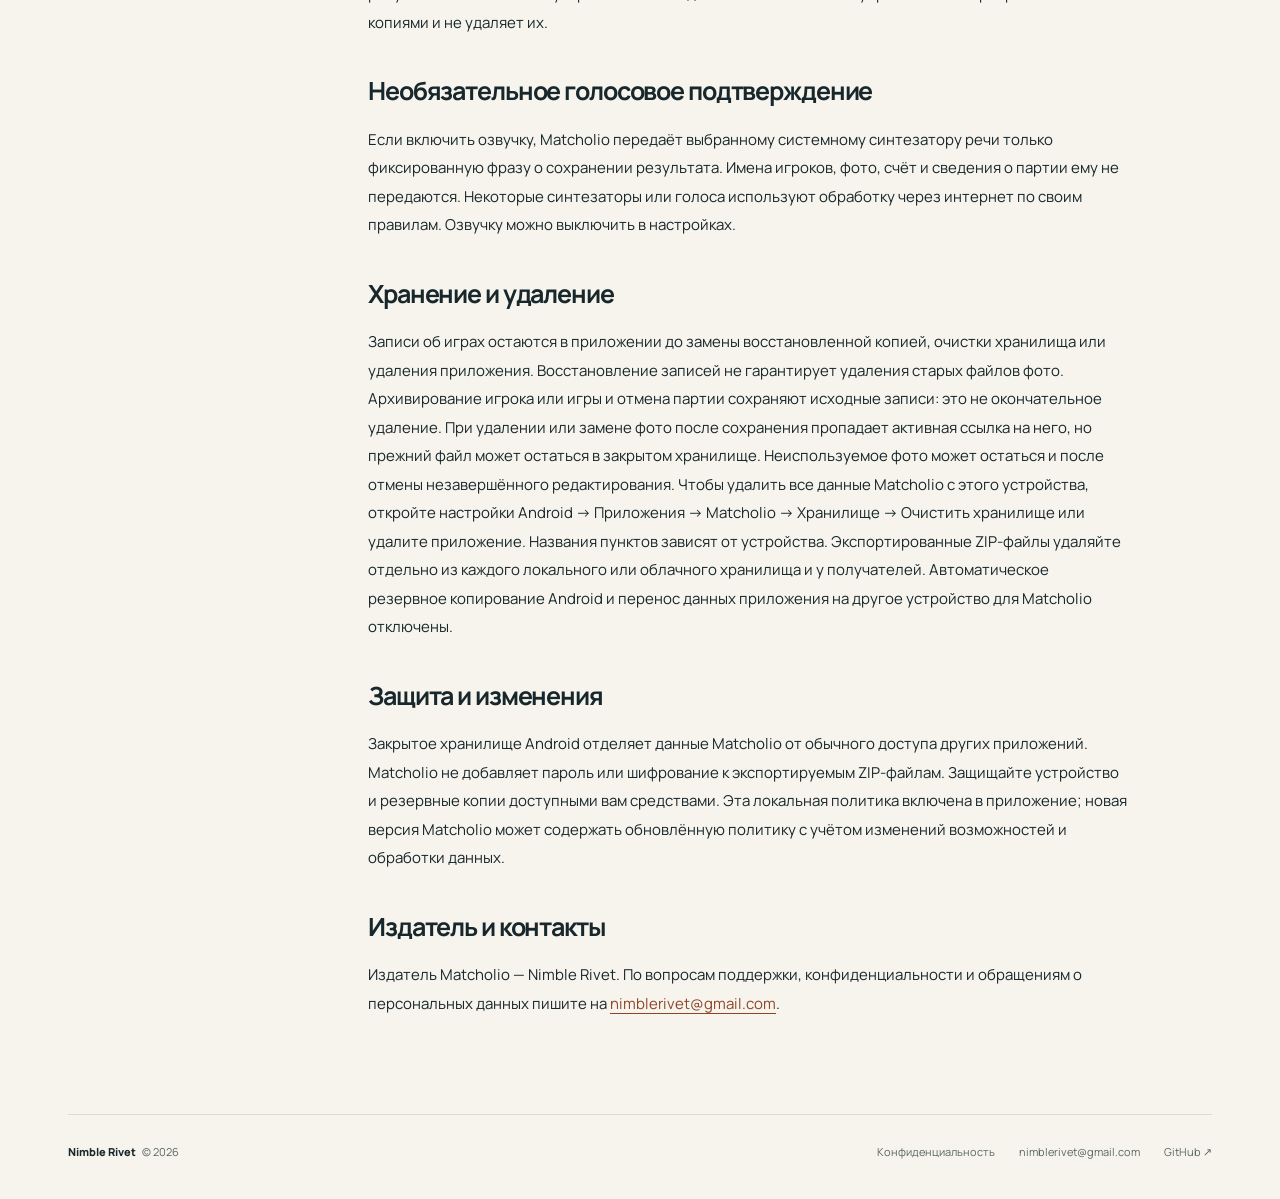
<file: privacy-matcholio.html>
<!doctype html>
<html lang="ru"><head><meta charset="utf-8"><meta name="viewport" content="width=device-width, initial-scale=1">
<title>Политика конфиденциальности Matcholio — Nimble Rivet</title><meta name="description" content="Политика конфиденциальности Matcholio. nimblerivet@gmail.com">
<meta name="theme-color" content="#17272b"><link rel="canonical" href="https://nimble-rivet.github.io/privacy-matcholio.html">
<link rel="alternate" hreflang="ru" href="https://nimble-rivet.github.io/privacy-matcholio.html"><link rel="alternate" hreflang="en" href="https://nimble-rivet.github.io/en-privacy-matcholio.html"><link rel="alternate" hreflang="x-default" href="https://nimble-rivet.github.io/privacy-matcholio.html">
<meta property="og:type" content="website"><meta property="og:title" content="Политика конфиденциальности Matcholio — Nimble Rivet"><meta property="og:description" content="Политика конфиденциальности Matcholio. nimblerivet@gmail.com"><meta property="og:url" content="https://nimble-rivet.github.io/privacy-matcholio.html"><meta property="og:image" content="https://nimble-rivet.github.io/social.jpg"><meta property="og:image:width" content="1200"><meta property="og:image:height" content="675"><meta property="og:locale" content="ru_RU">
<meta name="twitter:card" content="summary_large_image"><link rel="icon" type="image/png" href="/favicon.png"><link rel="apple-touch-icon" href="/apple-touch-icon.png"><link rel="stylesheet" href="/style.css">

</head><body><a class="skip" href="#main">К содержимому</a>
<header class="site-header"><div class="wrap"><nav class="nav" aria-label="Основная навигация">
<a class="brand-link" href="/" aria-label="Nimble Rivet — На главную"><img src="/favicon.png" alt="" width="44" height="44">Nimble Rivet</a>
<div class="nav-links"><a href="/#apps">Приложения</a><a class="nav-about" href="/#about">О студии</a><a class="nav-contact" href="/#contact">Написать нам</a><div class="language" aria-label="Язык"><a href="/privacy-matcholio.html" lang="ru" hreflang="ru" aria-current="page">RU</a><span aria-hidden="true">/</span><a href="/en-privacy-matcholio.html" lang="en" hreflang="en">EN</a></div></div>
</nav></div></header>
<main id="main"><div class="wrap"><section class="legal-hero"><a class="back-link" href="/privacy.html">← Конфиденциальность</a><p class="eyebrow"><span class="dot" aria-hidden="true"></span>Nimble Rivet</p><h1>Политика конфиденциальности Matcholio</h1></section><div class="legal-layout"><aside class="legal-toc" aria-label="На этой странице"><strong>На этой странице</strong><ol><li><a href="#section-1">Какие данные хранит Matcholio</a></li><li><a href="#section-2">Работа на устройстве</a></li><li><a href="#section-3">Фотографии и камера</a></li><li><a href="#section-4">Экспорт и восстановление</a></li><li><a href="#section-5">Необязательное голосовое подтверждение</a></li><li><a href="#section-6">Хранение и удаление</a></li><li><a href="#section-7">Защита и изменения</a></li><li><a href="#section-8">Издатель и контакты</a></li></ol></aside><article class="legal-content" aria-label="Политика конфиденциальности Matcholio"><p>29 октября 2026 года</p><h2 id="section-1">Какие данные хранит Matcholio</h2><p>Matcholio хранит на вашем устройстве имена или псевдонимы игроков, необязательные фотографии, названия и правила игр, составы, даты и результаты партий, статистику и настройки. Вместо личных имён и фотографий можно использовать псевдонимы и встроенные аватары. У игрока могут быть нейтральное, весёлое и грустное фото. Вы выбираете или снимаете их самостоятельно: эта версия не генерирует выражения лица с помощью ИИ.</p><h2 id="section-2">Работа на устройстве</h2><p>Аккаунт Matcholio не нужен. В этой версии нет сервера разработчика, рекламы, аналитики или сервиса отправки отчётов о сбоях. Само приложение не отправляет историю игр и фотографии в сеть. Автоматического облачного бэкапа и синхронизации с Google Drive нет. Android, магазин приложений и выбранные вами внешние приложения работают по собственным правилам; эта политика описывает Matcholio.</p><h2 id="section-3">Фотографии и камера</h2><p>Системное окно выбора фото предоставляет Matcholio доступ к выбранному изображению, а не ко всей фотогалерее. При съёмке внешнее приложение камеры получает временный доступ к файлу снимка. На работу камеры распространяются её настройки и политика. Matcholio копирует выбранное изображение в своё закрытое хранилище, исправляет ориентацию и преобразует его в PNG с максимальной стороной 1024 пикселя. При этом исходные метаданные EXIF не копируются. Фото, восстановленные из резервной копии, сохраняют исходные байты PNG и могут содержать уже имеющиеся в этих файлах метаданные. Matcholio не определяет личность человека и не распознаёт лица.</p><h2 id="section-4">Экспорт и восстановление</h2><p>При экспорте создаётся нешифрованный ZIP-файл с историей игр, игроками, правилами и используемыми фотографиями, включая весёлые и грустные. В него также входят архивные игроки и игры, а также отменённые партии. Настройки и файлы фото, которые больше нигде не используются, не входят в копию. Место сохранения выбираете вы в системном окне. Если выбрать облачное хранилище или позже поделиться файлом, его получит соответствующий сервис или получатель. Содержимое доступно любому, кто может открыть ZIP. Выбирайте надёжное место хранения и получателей. Восстановление читает выбранный вами файл и после подтверждения заменяет локальные данные игр; результаты с нескольких устройств не объединяются. Matcholio не управляет экспортированными копиями и не удаляет их.</p><h2 id="section-5">Необязательное голосовое подтверждение</h2><p>Если включить озвучку, Matcholio передаёт выбранному системному синтезатору речи только фиксированную фразу о сохранении результата. Имена игроков, фото, счёт и сведения о партии ему не передаются. Некоторые синтезаторы или голоса используют обработку через интернет по своим правилам. Озвучку можно выключить в настройках.</p><h2 id="section-6">Хранение и удаление</h2><p>Записи об играх остаются в приложении до замены восстановленной копией, очистки хранилища или удаления приложения. Восстановление записей не гарантирует удаления старых файлов фото. Архивирование игрока или игры и отмена партии сохраняют исходные записи: это не окончательное удаление. При удалении или замене фото после сохранения пропадает активная ссылка на него, но прежний файл может остаться в закрытом хранилище. Неиспользуемое фото может остаться и после отмены незавершённого редактирования. Чтобы удалить все данные Matcholio с этого устройства, откройте настройки Android → Приложения → Matcholio → Хранилище → Очистить хранилище или удалите приложение. Названия пунктов зависят от устройства. Экспортированные ZIP-файлы удаляйте отдельно из каждого локального или облачного хранилища и у получателей. Автоматическое резервное копирование Android и перенос данных приложения на другое устройство для Matcholio отключены.</p><h2 id="section-7">Защита и изменения</h2><p>Закрытое хранилище Android отделяет данные Matcholio от обычного доступа других приложений. Matcholio не добавляет пароль или шифрование к экспортируемым ZIP-файлам. Защищайте устройство и резервные копии доступными вам средствами. Эта локальная политика включена в приложение; новая версия Matcholio может содержать обновлённую политику с учётом изменений возможностей и обработки данных.</p><h2 id="section-8">Издатель и контакты</h2><p>Издатель Matcholio — Nimble Rivet. По вопросам поддержки, конфиденциальности и обращениям о персональных данных пишите на <a href="mailto:nimblerivet@gmail.com">nimblerivet@gmail.com</a>.</p></article></div></div></main>
<div class="wrap"><footer class="site-footer"><span><span class="footer-name">Nimble Rivet</span> &nbsp; © 2026</span><div class="footer-links"><a href="/privacy.html">Конфиденциальность</a><a href="mailto:nimblerivet@gmail.com">nimblerivet@gmail.com</a><a href="https://github.com/Nimble-Rivet">GitHub ↗</a></div></footer></div></body></html>
</file>
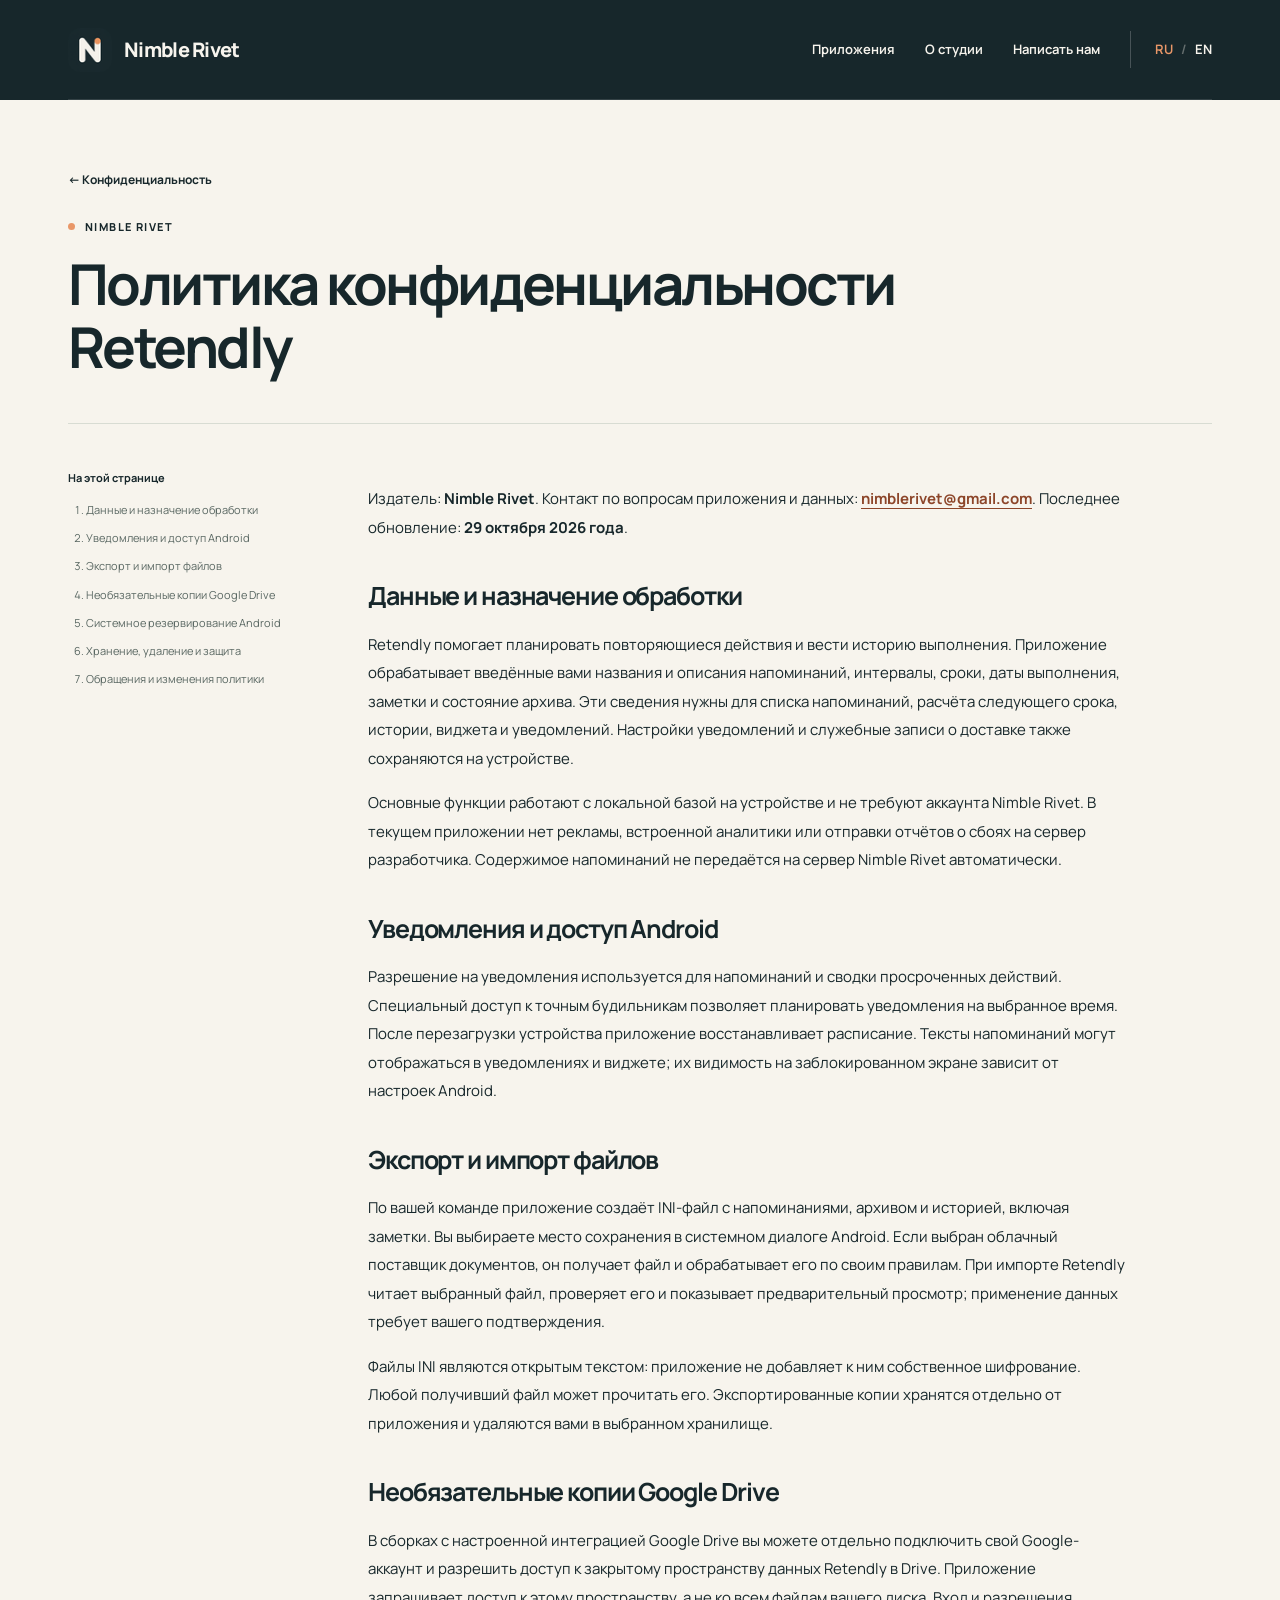
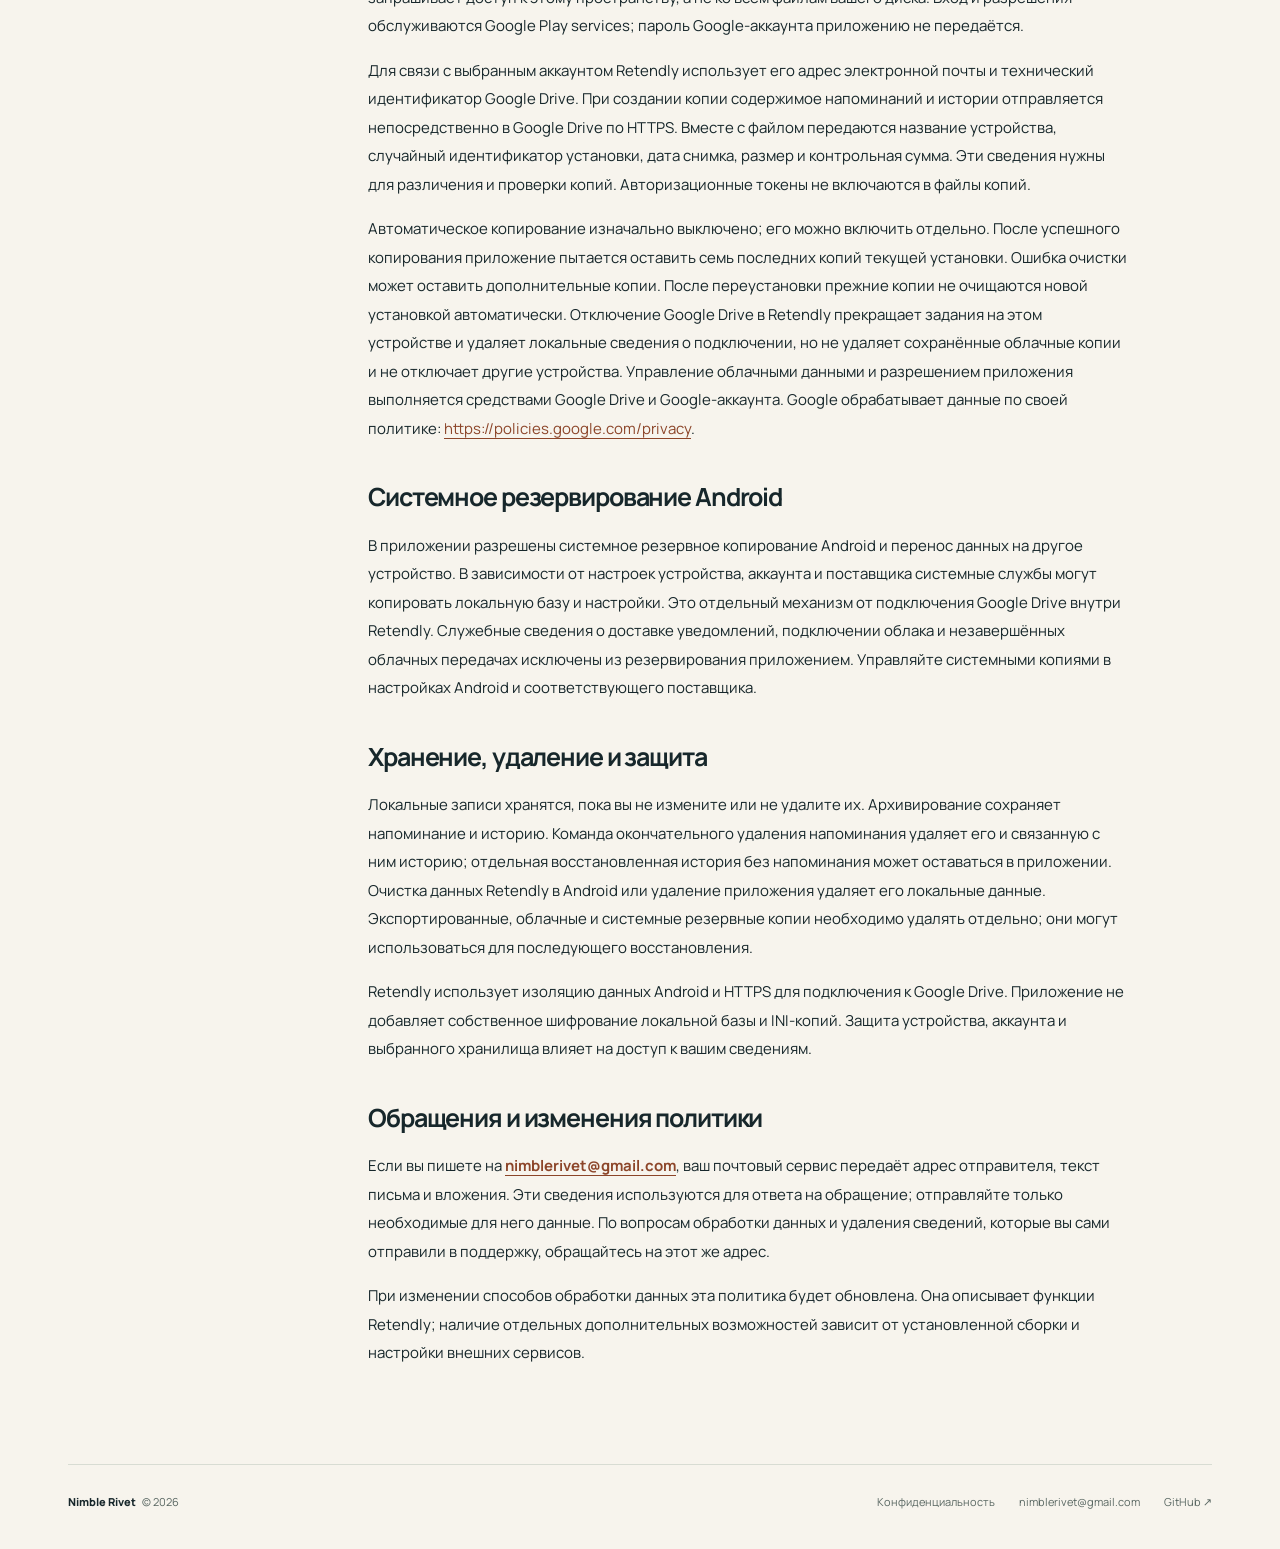
<file: privacy-retendly.html>
<!doctype html>
<html lang="ru"><head><meta charset="utf-8"><meta name="viewport" content="width=device-width, initial-scale=1">
<title>Политика конфиденциальности Retendly — Nimble Rivet</title><meta name="description" content="Политика конфиденциальности Retendly. nimblerivet@gmail.com">
<meta name="theme-color" content="#17272b"><link rel="canonical" href="https://nimble-rivet.github.io/privacy-retendly.html">
<link rel="alternate" hreflang="ru" href="https://nimble-rivet.github.io/privacy-retendly.html"><link rel="alternate" hreflang="en" href="https://nimble-rivet.github.io/en-privacy-retendly.html"><link rel="alternate" hreflang="x-default" href="https://nimble-rivet.github.io/privacy-retendly.html">
<meta property="og:type" content="website"><meta property="og:title" content="Политика конфиденциальности Retendly — Nimble Rivet"><meta property="og:description" content="Политика конфиденциальности Retendly. nimblerivet@gmail.com"><meta property="og:url" content="https://nimble-rivet.github.io/privacy-retendly.html"><meta property="og:image" content="https://nimble-rivet.github.io/social.jpg"><meta property="og:image:width" content="1200"><meta property="og:image:height" content="675"><meta property="og:locale" content="ru_RU">
<meta name="twitter:card" content="summary_large_image"><link rel="icon" type="image/png" href="/favicon.png"><link rel="apple-touch-icon" href="/apple-touch-icon.png"><link rel="stylesheet" href="/style.css">

</head><body><a class="skip" href="#main">К содержимому</a>
<header class="site-header"><div class="wrap"><nav class="nav" aria-label="Основная навигация">
<a class="brand-link" href="/" aria-label="Nimble Rivet — На главную"><img src="/favicon.png" alt="" width="44" height="44">Nimble Rivet</a>
<div class="nav-links"><a href="/#apps">Приложения</a><a class="nav-about" href="/#about">О студии</a><a class="nav-contact" href="/#contact">Написать нам</a><div class="language" aria-label="Язык"><a href="/privacy-retendly.html" lang="ru" hreflang="ru" aria-current="page">RU</a><span aria-hidden="true">/</span><a href="/en-privacy-retendly.html" lang="en" hreflang="en">EN</a></div></div>
</nav></div></header>
<main id="main"><div class="wrap"><section class="legal-hero"><a class="back-link" href="/privacy.html">← Конфиденциальность</a><p class="eyebrow"><span class="dot" aria-hidden="true"></span>Nimble Rivet</p><h1>Политика конфиденциальности Retendly</h1></section><div class="legal-layout"><aside class="legal-toc" aria-label="На этой странице"><strong>На этой странице</strong><ol><li><a href="#section-1">Данные и назначение обработки</a></li><li><a href="#section-2">Уведомления и доступ Android</a></li><li><a href="#section-3">Экспорт и импорт файлов</a></li><li><a href="#section-4">Необязательные копии Google Drive</a></li><li><a href="#section-5">Системное резервирование Android</a></li><li><a href="#section-6">Хранение, удаление и защита</a></li><li><a href="#section-7">Обращения и изменения политики</a></li></ol></aside><article class="legal-content" aria-label="Политика конфиденциальности Retendly"><p>Издатель: <strong>Nimble Rivet</strong>. Контакт по вопросам приложения и данных: <strong><a href="mailto:nimblerivet@gmail.com">nimblerivet@gmail.com</a></strong>. Последнее обновление: <strong>29 октября 2026 года</strong>.</p><h2 id="section-1">Данные и назначение обработки</h2><p>Retendly помогает планировать повторяющиеся действия и вести историю выполнения. Приложение обрабатывает введённые вами названия и описания напоминаний, интервалы, сроки, даты выполнения, заметки и состояние архива. Эти сведения нужны для списка напоминаний, расчёта следующего срока, истории, виджета и уведомлений. Настройки уведомлений и служебные записи о доставке также сохраняются на устройстве.</p><p>Основные функции работают с локальной базой на устройстве и не требуют аккаунта Nimble Rivet. В текущем приложении нет рекламы, встроенной аналитики или отправки отчётов о сбоях на сервер разработчика. Содержимое напоминаний не передаётся на сервер Nimble Rivet автоматически.</p><h2 id="section-2">Уведомления и доступ Android</h2><p>Разрешение на уведомления используется для напоминаний и сводки просроченных действий. Специальный доступ к точным будильникам позволяет планировать уведомления на выбранное время. После перезагрузки устройства приложение восстанавливает расписание. Тексты напоминаний могут отображаться в уведомлениях и виджете; их видимость на заблокированном экране зависит от настроек Android.</p><h2 id="section-3">Экспорт и импорт файлов</h2><p>По вашей команде приложение создаёт INI-файл с напоминаниями, архивом и историей, включая заметки. Вы выбираете место сохранения в системном диалоге Android. Если выбран облачный поставщик документов, он получает файл и обрабатывает его по своим правилам. При импорте Retendly читает выбранный файл, проверяет его и показывает предварительный просмотр; применение данных требует вашего подтверждения.</p><p>Файлы INI являются открытым текстом: приложение не добавляет к ним собственное шифрование. Любой получивший файл может прочитать его. Экспортированные копии хранятся отдельно от приложения и удаляются вами в выбранном хранилище.</p><h2 id="section-4">Необязательные копии Google Drive</h2><p>В сборках с настроенной интеграцией Google Drive вы можете отдельно подключить свой Google-аккаунт и разрешить доступ к закрытому пространству данных Retendly в Drive. Приложение запрашивает доступ к этому пространству, а не ко всем файлам вашего диска. Вход и разрешения обслуживаются Google Play services; пароль Google-аккаунта приложению не передаётся.</p><p>Для связи с выбранным аккаунтом Retendly использует его адрес электронной почты и технический идентификатор Google Drive. При создании копии содержимое напоминаний и истории отправляется непосредственно в Google Drive по HTTPS. Вместе с файлом передаются название устройства, случайный идентификатор установки, дата снимка, размер и контрольная сумма. Эти сведения нужны для различения и проверки копий. Авторизационные токены не включаются в файлы копий.</p><p>Автоматическое копирование изначально выключено; его можно включить отдельно. После успешного копирования приложение пытается оставить семь последних копий текущей установки. Ошибка очистки может оставить дополнительные копии. После переустановки прежние копии не очищаются новой установкой автоматически. Отключение Google Drive в Retendly прекращает задания на этом устройстве и удаляет локальные сведения о подключении, но не удаляет сохранённые облачные копии и не отключает другие устройства. Управление облачными данными и разрешением приложения выполняется средствами Google Drive и Google-аккаунта. Google обрабатывает данные по своей политике: <a href="https://policies.google.com/privacy">https://policies.google.com/privacy</a>.</p><h2 id="section-5">Системное резервирование Android</h2><p>В приложении разрешены системное резервное копирование Android и перенос данных на другое устройство. В зависимости от настроек устройства, аккаунта и поставщика системные службы могут копировать локальную базу и настройки. Это отдельный механизм от подключения Google Drive внутри Retendly. Служебные сведения о доставке уведомлений, подключении облака и незавершённых облачных передачах исключены из резервирования приложением. Управляйте системными копиями в настройках Android и соответствующего поставщика.</p><h2 id="section-6">Хранение, удаление и защита</h2><p>Локальные записи хранятся, пока вы не измените или не удалите их. Архивирование сохраняет напоминание и историю. Команда окончательного удаления напоминания удаляет его и связанную с ним историю; отдельная восстановленная история без напоминания может оставаться в приложении. Очистка данных Retendly в Android или удаление приложения удаляет его локальные данные. Экспортированные, облачные и системные резервные копии необходимо удалять отдельно; они могут использоваться для последующего восстановления.</p><p>Retendly использует изоляцию данных Android и HTTPS для подключения к Google Drive. Приложение не добавляет собственное шифрование локальной базы и INI-копий. Защита устройства, аккаунта и выбранного хранилища влияет на доступ к вашим сведениям.</p><h2 id="section-7">Обращения и изменения политики</h2><p>Если вы пишете на <strong><a href="mailto:nimblerivet@gmail.com">nimblerivet@gmail.com</a></strong>, ваш почтовый сервис передаёт адрес отправителя, текст письма и вложения. Эти сведения используются для ответа на обращение; отправляйте только необходимые для него данные. По вопросам обработки данных и удаления сведений, которые вы сами отправили в поддержку, обращайтесь на этот же адрес.</p><p>При изменении способов обработки данных эта политика будет обновлена. Она описывает функции Retendly; наличие отдельных дополнительных возможностей зависит от установленной сборки и настройки внешних сервисов.</p></article></div></div></main>
<div class="wrap"><footer class="site-footer"><span><span class="footer-name">Nimble Rivet</span> &nbsp; © 2026</span><div class="footer-links"><a href="/privacy.html">Конфиденциальность</a><a href="mailto:nimblerivet@gmail.com">nimblerivet@gmail.com</a><a href="https://github.com/Nimble-Rivet">GitHub ↗</a></div></footer></div></body></html>
</file>
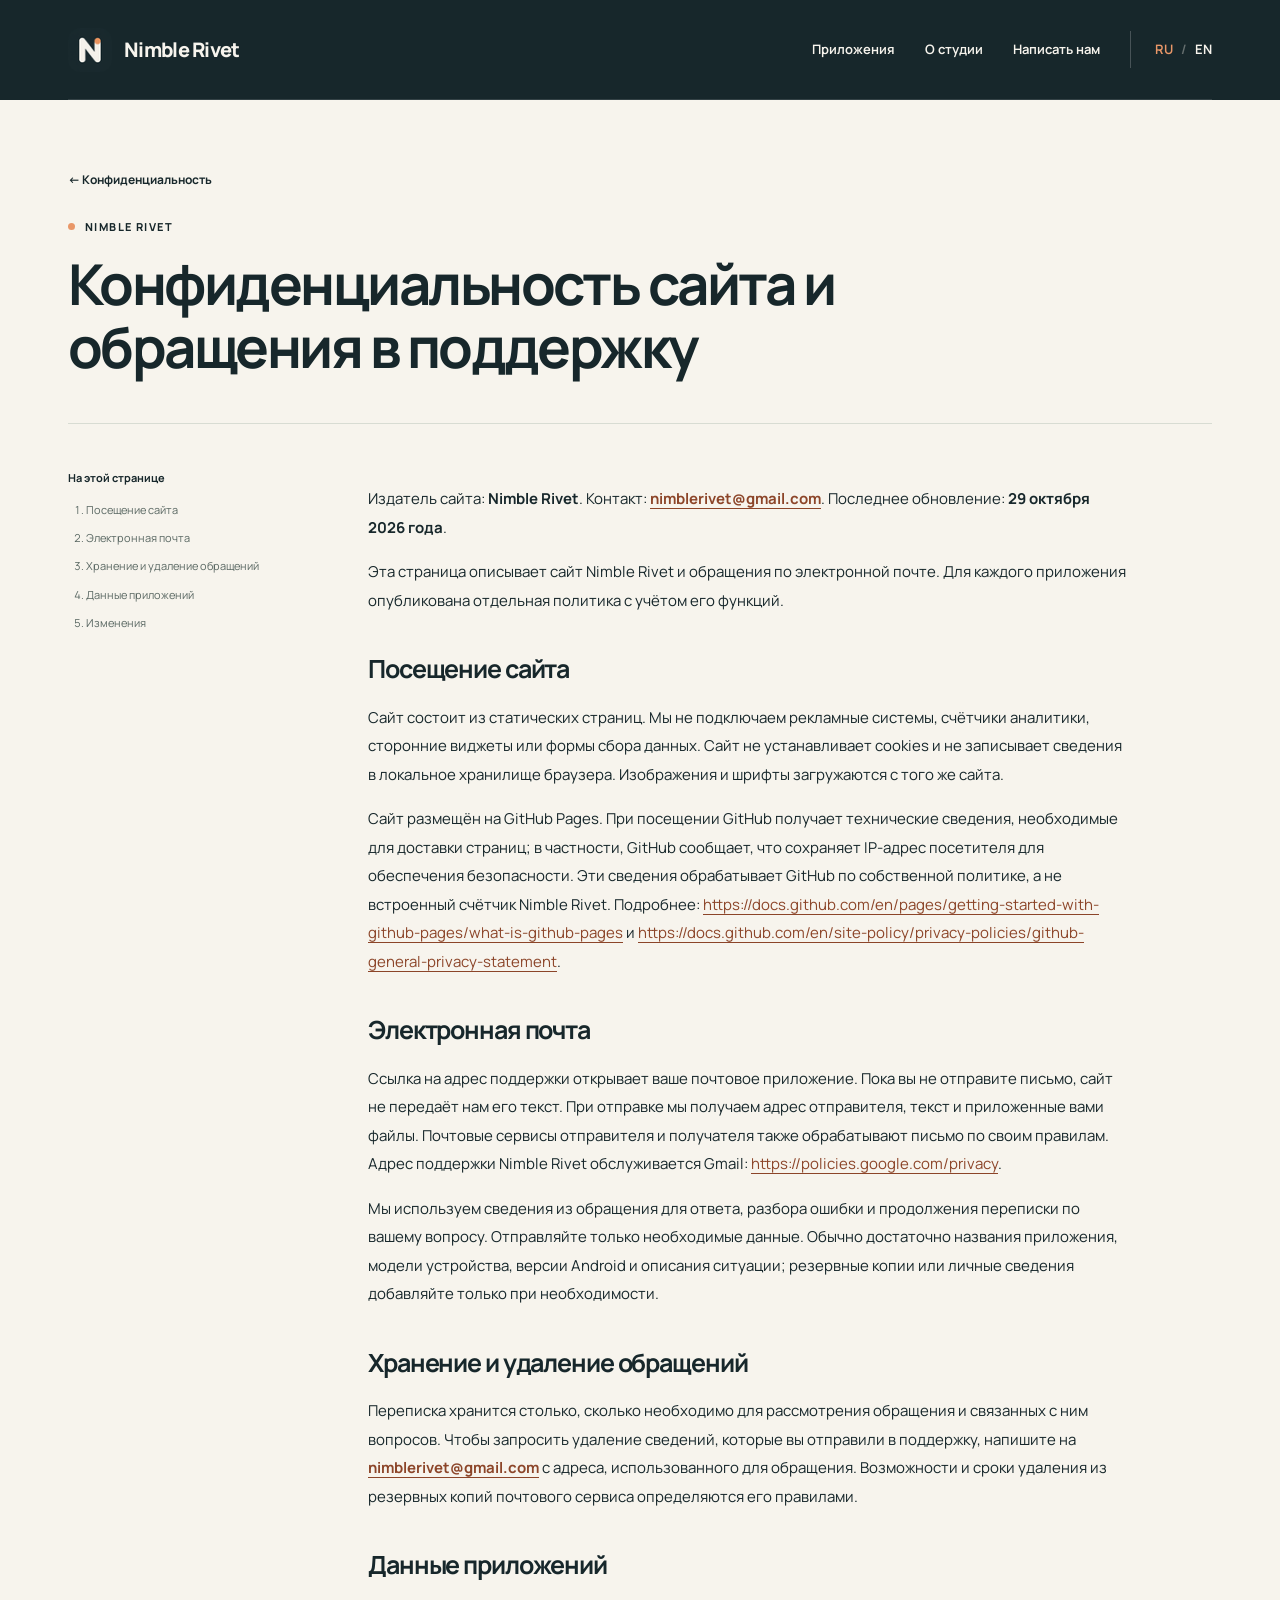
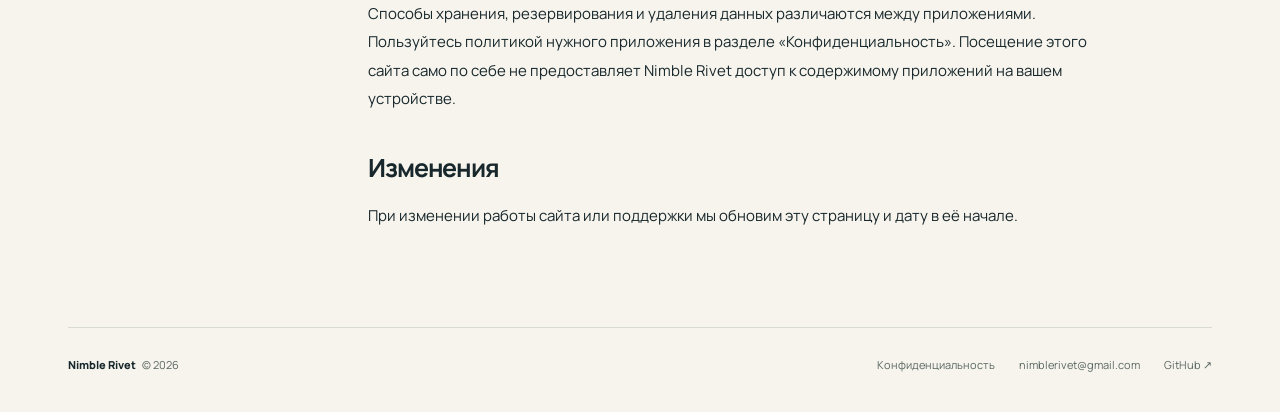
<file: privacy-site.html>
<!doctype html>
<html lang="ru"><head><meta charset="utf-8"><meta name="viewport" content="width=device-width, initial-scale=1">
<title>Конфиденциальность сайта и обращения в поддержку — Nimble Rivet</title><meta name="description" content="Конфиденциальность сайта и обращения в поддержку. nimblerivet@gmail.com">
<meta name="theme-color" content="#17272b"><link rel="canonical" href="https://nimble-rivet.github.io/privacy-site.html">
<link rel="alternate" hreflang="ru" href="https://nimble-rivet.github.io/privacy-site.html"><link rel="alternate" hreflang="en" href="https://nimble-rivet.github.io/en-privacy-site.html"><link rel="alternate" hreflang="x-default" href="https://nimble-rivet.github.io/privacy-site.html">
<meta property="og:type" content="website"><meta property="og:title" content="Конфиденциальность сайта и обращения в поддержку — Nimble Rivet"><meta property="og:description" content="Конфиденциальность сайта и обращения в поддержку. nimblerivet@gmail.com"><meta property="og:url" content="https://nimble-rivet.github.io/privacy-site.html"><meta property="og:image" content="https://nimble-rivet.github.io/social.jpg"><meta property="og:image:width" content="1200"><meta property="og:image:height" content="675"><meta property="og:locale" content="ru_RU">
<meta name="twitter:card" content="summary_large_image"><link rel="icon" type="image/png" href="/favicon.png"><link rel="apple-touch-icon" href="/apple-touch-icon.png"><link rel="stylesheet" href="/style.css">

</head><body><a class="skip" href="#main">К содержимому</a>
<header class="site-header"><div class="wrap"><nav class="nav" aria-label="Основная навигация">
<a class="brand-link" href="/" aria-label="Nimble Rivet — На главную"><img src="/favicon.png" alt="" width="44" height="44">Nimble Rivet</a>
<div class="nav-links"><a href="/#apps">Приложения</a><a class="nav-about" href="/#about">О студии</a><a class="nav-contact" href="/#contact">Написать нам</a><div class="language" aria-label="Язык"><a href="/privacy-site.html" lang="ru" hreflang="ru" aria-current="page">RU</a><span aria-hidden="true">/</span><a href="/en-privacy-site.html" lang="en" hreflang="en">EN</a></div></div>
</nav></div></header>
<main id="main"><div class="wrap"><section class="legal-hero"><a class="back-link" href="/privacy.html">← Конфиденциальность</a><p class="eyebrow"><span class="dot" aria-hidden="true"></span>Nimble Rivet</p><h1>Конфиденциальность сайта и обращения в поддержку</h1></section><div class="legal-layout"><aside class="legal-toc" aria-label="На этой странице"><strong>На этой странице</strong><ol><li><a href="#section-1">Посещение сайта</a></li><li><a href="#section-2">Электронная почта</a></li><li><a href="#section-3">Хранение и удаление обращений</a></li><li><a href="#section-4">Данные приложений</a></li><li><a href="#section-5">Изменения</a></li></ol></aside><article class="legal-content" aria-label="Конфиденциальность сайта и обращения в поддержку"><p>Издатель сайта: <strong>Nimble Rivet</strong>. Контакт: <strong><a href="mailto:nimblerivet@gmail.com">nimblerivet@gmail.com</a></strong>. Последнее обновление: <strong>29 октября 2026 года</strong>.</p><p>Эта страница описывает сайт Nimble Rivet и обращения по электронной почте. Для каждого приложения опубликована отдельная политика с учётом его функций.</p><h2 id="section-1">Посещение сайта</h2><p>Сайт состоит из статических страниц. Мы не подключаем рекламные системы, счётчики аналитики, сторонние виджеты или формы сбора данных. Сайт не устанавливает cookies и не записывает сведения в локальное хранилище браузера. Изображения и шрифты загружаются с того же сайта.</p><p>Сайт размещён на GitHub Pages. При посещении GitHub получает технические сведения, необходимые для доставки страниц; в частности, GitHub сообщает, что сохраняет IP-адрес посетителя для обеспечения безопасности. Эти сведения обрабатывает GitHub по собственной политике, а не встроенный счётчик Nimble Rivet. Подробнее: <a href="https://docs.github.com/en/pages/getting-started-with-github-pages/what-is-github-pages">https://docs.github.com/en/pages/getting-started-with-github-pages/what-is-github-pages</a> и <a href="https://docs.github.com/en/site-policy/privacy-policies/github-general-privacy-statement">https://docs.github.com/en/site-policy/privacy-policies/github-general-privacy-statement</a>.</p><h2 id="section-2">Электронная почта</h2><p>Ссылка на адрес поддержки открывает ваше почтовое приложение. Пока вы не отправите письмо, сайт не передаёт нам его текст. При отправке мы получаем адрес отправителя, текст и приложенные вами файлы. Почтовые сервисы отправителя и получателя также обрабатывают письмо по своим правилам. Адрес поддержки Nimble Rivet обслуживается Gmail: <a href="https://policies.google.com/privacy">https://policies.google.com/privacy</a>.</p><p>Мы используем сведения из обращения для ответа, разбора ошибки и продолжения переписки по вашему вопросу. Отправляйте только необходимые данные. Обычно достаточно названия приложения, модели устройства, версии Android и описания ситуации; резервные копии или личные сведения добавляйте только при необходимости.</p><h2 id="section-3">Хранение и удаление обращений</h2><p>Переписка хранится столько, сколько необходимо для рассмотрения обращения и связанных с ним вопросов. Чтобы запросить удаление сведений, которые вы отправили в поддержку, напишите на <strong><a href="mailto:nimblerivet@gmail.com">nimblerivet@gmail.com</a></strong> с адреса, использованного для обращения. Возможности и сроки удаления из резервных копий почтового сервиса определяются его правилами.</p><h2 id="section-4">Данные приложений</h2><p>Способы хранения, резервирования и удаления данных различаются между приложениями. Пользуйтесь политикой нужного приложения в разделе «Конфиденциальность». Посещение этого сайта само по себе не предоставляет Nimble Rivet доступ к содержимому приложений на вашем устройстве.</p><h2 id="section-5">Изменения</h2><p>При изменении работы сайта или поддержки мы обновим эту страницу и дату в её начале.</p></article></div></div></main>
<div class="wrap"><footer class="site-footer"><span><span class="footer-name">Nimble Rivet</span> &nbsp; © 2026</span><div class="footer-links"><a href="/privacy.html">Конфиденциальность</a><a href="mailto:nimblerivet@gmail.com">nimblerivet@gmail.com</a><a href="https://github.com/Nimble-Rivet">GitHub ↗</a></div></footer></div></body></html>
</file>
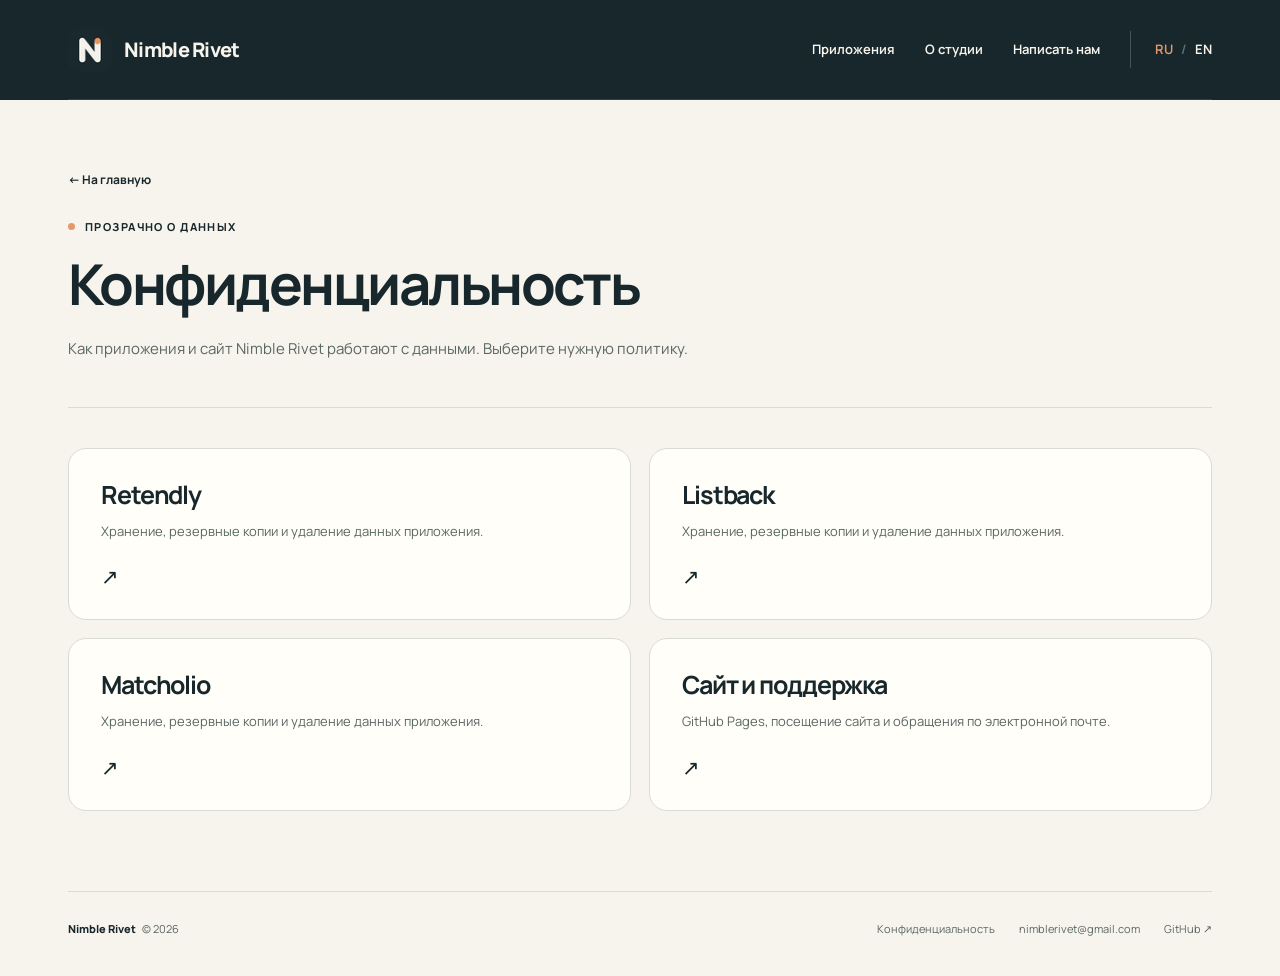
<file: privacy.html>
<!doctype html>
<html lang="ru"><head><meta charset="utf-8"><meta name="viewport" content="width=device-width, initial-scale=1">
<title>Конфиденциальность — Nimble Rivet</title><meta name="description" content="Как приложения и сайт Nimble Rivet работают с данными. Выберите нужную политику.">
<meta name="theme-color" content="#17272b"><link rel="canonical" href="https://nimble-rivet.github.io/privacy.html">
<link rel="alternate" hreflang="ru" href="https://nimble-rivet.github.io/privacy.html"><link rel="alternate" hreflang="en" href="https://nimble-rivet.github.io/en-privacy.html"><link rel="alternate" hreflang="x-default" href="https://nimble-rivet.github.io/privacy.html">
<meta property="og:type" content="website"><meta property="og:title" content="Конфиденциальность — Nimble Rivet"><meta property="og:description" content="Как приложения и сайт Nimble Rivet работают с данными. Выберите нужную политику."><meta property="og:url" content="https://nimble-rivet.github.io/privacy.html"><meta property="og:image" content="https://nimble-rivet.github.io/social.jpg"><meta property="og:image:width" content="1200"><meta property="og:image:height" content="675"><meta property="og:locale" content="ru_RU">
<meta name="twitter:card" content="summary_large_image"><link rel="icon" type="image/png" href="/favicon.png"><link rel="apple-touch-icon" href="/apple-touch-icon.png"><link rel="stylesheet" href="/style.css">

</head><body><a class="skip" href="#main">К содержимому</a>
<header class="site-header"><div class="wrap"><nav class="nav" aria-label="Основная навигация">
<a class="brand-link" href="/" aria-label="Nimble Rivet — На главную"><img src="/favicon.png" alt="" width="44" height="44">Nimble Rivet</a>
<div class="nav-links"><a href="/#apps">Приложения</a><a class="nav-about" href="/#about">О студии</a><a class="nav-contact" href="/#contact">Написать нам</a><div class="language" aria-label="Язык"><a href="/privacy.html" lang="ru" hreflang="ru" aria-current="page">RU</a><span aria-hidden="true">/</span><a href="/en-privacy.html" lang="en" hreflang="en">EN</a></div></div>
</nav></div></header>
<main id="main"><div class="wrap"><section class="legal-hero"><a class="back-link" href="/">← На главную</a><p class="eyebrow"><span class="dot" aria-hidden="true"></span>Прозрачно о данных</p><h1>Конфиденциальность</h1><p class="legal-lead">Как приложения и сайт Nimble Rivet работают с данными. Выберите нужную политику.</p></section><div class="policy-grid"><a class="policy-card" href="/privacy-retendly.html"><h2>Retendly</h2><p>Хранение, резервные копии и удаление данных приложения.</p><span class="arrow" aria-hidden="true">↗</span></a><a class="policy-card" href="/privacy-listback.html"><h2>Listback</h2><p>Хранение, резервные копии и удаление данных приложения.</p><span class="arrow" aria-hidden="true">↗</span></a><a class="policy-card" href="/privacy-matcholio.html"><h2>Matcholio</h2><p>Хранение, резервные копии и удаление данных приложения.</p><span class="arrow" aria-hidden="true">↗</span></a><a class="policy-card" href="/privacy-site.html"><h2>Сайт и поддержка</h2><p>GitHub Pages, посещение сайта и обращения по электронной почте.</p><span class="arrow" aria-hidden="true">↗</span></a></div></div></main>
<div class="wrap"><footer class="site-footer"><span><span class="footer-name">Nimble Rivet</span> &nbsp; © 2026</span><div class="footer-links"><a href="/privacy.html">Конфиденциальность</a><a href="mailto:nimblerivet@gmail.com">nimblerivet@gmail.com</a><a href="https://github.com/Nimble-Rivet">GitHub ↗</a></div></footer></div></body></html>
</file>
<file: style.css>
@font-face{font-family:Manrope;src:url('manrope.ttf') format('truetype');font-weight:200 800;font-style:normal;font-display:swap}
:root{--ink:#17272b;--paper:#f7f4ed;--copper:#e99768;--muted:#596762;--line:#d8dcd3;--white:#fffef9;--radius:24px}
*{box-sizing:border-box}html{scroll-behavior:smooth;scroll-padding-top:24px}body{margin:0;background:var(--paper);color:var(--ink);font-family:Manrope,system-ui,sans-serif;font-size:16px;line-height:1.65;-webkit-font-smoothing:antialiased}a{color:inherit;text-underline-offset:4px}button,a{-webkit-tap-highlight-color:transparent}a:focus-visible,button:focus-visible,summary:focus-visible{outline:3px solid #cb6d39;outline-offset:6px;border-radius:4px}img{display:block;max-width:100%;height:auto}h1,h2,h3,p,figure{margin:0}h1,h2,h3{line-height:1.12;letter-spacing:-.045em}p+p{margin-top:1em}.wrap{max-width:1240px;margin:auto;padding-inline:48px}.skip{position:absolute;top:-80px;left:20px;z-index:100;background:var(--paper);color:var(--ink);padding:12px 20px}.skip:focus{top:16px}.site-header{background:var(--ink);color:var(--paper)}.nav{display:flex;align-items:center;justify-content:space-between;gap:20px;min-height:100px;border-bottom:1px solid #ffffff20}.brand-link{display:inline-flex;align-items:center;gap:12px;text-decoration:none;font-size:20px;font-weight:800;letter-spacing:-.035em;white-space:nowrap}.brand-link img{width:44px;height:44px;border-radius:12px}.nav-links{display:flex;align-items:center;gap:30px;font-size:13px;font-weight:650}.nav-links a{text-decoration:none}.nav-links a:hover{color:var(--copper)}.language{display:flex;gap:8px;align-items:center;border-left:1px solid #ffffff35;padding-left:24px}.language [aria-current]{color:var(--copper)}.language span{opacity:.35}.hero{background:var(--ink);color:var(--paper);overflow:hidden}.hero-grid{display:grid;grid-template-columns:1.45fr 1fr;gap:36px;align-items:center;padding-block:86px 82px}.eyebrow{display:flex;align-items:center;gap:10px;font-size:11px;letter-spacing:.13em;text-transform:uppercase;font-weight:750}.dot{width:7px;height:7px;flex:0 0 7px;border-radius:50%;background:var(--copper)}.hero h1{font-size:clamp(47px,5.8vw,78px);font-weight:650;margin:26px 0 26px;line-height:1.055;max-width:740px}.hero h1 em{font-style:normal;color:var(--copper)}.hero-copy>p{max-width:500px;font-size:17px;color:#c0cbc8;line-height:1.8}.hero-actions{display:flex;flex-wrap:wrap;align-items:center;gap:25px;margin-top:34px}.button{display:inline-flex;align-items:center;justify-content:center;gap:32px;background:var(--copper);color:var(--ink);border:1px solid transparent;border-radius:100px;text-decoration:none;padding:15px 25px;font-size:14px;font-weight:800;transition:background .18s,transform .18s}.button:hover{background:#f3ad82;transform:translateY(-2px)}.text-link{font-size:13px;font-weight:700;text-decoration:none;border-bottom:1px solid currentColor;padding-bottom:3px}.text-link:hover{color:#a9542e}.hero .text-link:hover{color:var(--copper)}.arrow{font-size:21px;line-height:1}.hero-art{position:relative;aspect-ratio:1;display:grid;place-items:center;min-width:0}.orbit{position:absolute;border:1px solid #abc8be33;border-radius:50%;width:104%;height:104%;inset:-2%;transform:rotate(-22deg)}.orbit:after{content:'';position:absolute;right:14%;top:9%;width:20px;height:20px;border-radius:50%;background:var(--copper);box-shadow:0 0 0 9px #e9976810}.brand-tile{width:82%;border-radius:28px;border:1px solid #a9c0b332;transform:rotate(-7deg);box-shadow:0 24px 55px #0003}.art-note{position:absolute;bottom:-8px;right:6px;font-size:10px;letter-spacing:.18em;text-transform:uppercase;color:#acbeba;background:var(--ink);padding:6px 12px}.hero-bottom{display:flex;align-items:center;justify-content:space-between;gap:20px;padding-block:25px;border-top:1px solid #ffffff20;font-size:11px;color:#b3c1bd}.hero-bottom strong{font-size:12px;font-weight:600;color:var(--paper)}.mini-apps{display:flex;align-items:center;gap:22px}.mini-apps a{display:flex;align-items:center;gap:8px;text-decoration:none}.mini-apps img{width:23px;height:23px;border-radius:6px}.section-intro{display:grid;grid-template-columns:1fr 1fr;align-items:end;gap:60px;padding-block:100px 48px}.section-intro h2{font-size:clamp(33px,4vw,48px);font-weight:650;margin-top:20px}.section-intro>p{font-size:15px;color:var(--muted);max-width:420px;justify-self:end;line-height:1.9}.app-showcase{display:grid;grid-template-columns:1fr 1fr;border:1px solid var(--line);border-radius:var(--radius);overflow:hidden;background:var(--white);margin-bottom:28px;min-height:560px;scroll-margin-top:28px}.app-copy{padding:52px;display:flex;flex-direction:column;align-items:flex-start;justify-content:center}.app-meta{width:100%;display:flex;align-items:center;justify-content:space-between;margin-bottom:32px}.app-icon{width:52px;height:52px;border-radius:14px}.app-number{font-size:11px;font-weight:700;letter-spacing:.11em;color:#596762}.category{font-size:10px;font-weight:800;letter-spacing:.12em;text-transform:uppercase;color:var(--muted);margin-bottom:12px}.app-copy h3{font-size:44px;font-weight:700}.app-tagline{font-size:19px;font-weight:650;line-height:1.45;letter-spacing:-.025em;margin-top:12px}.app-description{font-size:14px;line-height:1.85;color:var(--muted);margin-top:17px;max-width:420px}.features{list-style:none;padding:0;margin:24px 0 28px;font-size:12px;line-height:1.7;color:#43564d}.features li{position:relative;padding-left:18px;margin-top:8px}.features li:before{content:'';position:absolute;left:0;top:8px;width:5px;height:5px;border-radius:50%;background:currentColor}.app-copy .text-link{margin-top:auto;font-size:12px}.app-visual{position:relative;overflow:hidden;display:flex;justify-content:center;align-items:flex-end;min-height:560px;padding:44px 50px 0}.app-visual:before{content:'';position:absolute;width:450px;height:450px;border:1px solid #17272b18;border-radius:50%;top:100px}.retendly .app-visual{background:#d7e6e2}.listback .app-visual{background:#e5e9d8}.matcholio .app-visual{background:#dddff0}.visual-label{position:absolute;top:25px;left:30px;right:30px;display:flex;justify-content:space-between;font-size:10px;font-weight:750;letter-spacing:.08em;text-transform:uppercase;color:#475c54}.phone{position:relative;width:245px;flex-shrink:0;margin-bottom:-90px;border:7px solid #263631;border-radius:32px;overflow:hidden;box-shadow:14px 22px 42px #17272b26;transform:rotate(5deg);background:#263631}.phone img{width:100%;height:auto}.listback .phone{transform:rotate(-5deg);width:270px;margin-bottom:-130px}.matcholio .phone{transform:rotate(5deg);width:268px;margin-bottom:-6px}.screen-note{font-size:11px;color:var(--muted);margin-top:20px}.catalog-note{display:flex;gap:12px;align-items:flex-start;color:var(--muted);font-size:12px;margin-block:28px 94px;max-width:710px}.catalog-note .dot{margin-top:7px;background:#8da394}.about{border-top:1px solid var(--line);padding-block:70px;display:grid;grid-template-columns:1fr 1fr;gap:70px}.about h2{font-size:38px;max-width:500px;margin-top:22px}.about p{font-size:15px;color:var(--muted);line-height:1.95}.about .about-body{padding-top:30px}.about .signature{display:flex;gap:10px;align-items:center;font-size:12px;font-weight:800;margin-top:24px;color:var(--ink)}.contact{background:var(--ink);color:var(--paper);border-radius:var(--radius);padding:56px;display:grid;grid-template-columns:1fr 1fr;gap:50px;margin-block:20px 70px}.contact h2{font-size:39px;margin:20px 0}.contact p{color:#bac9c3;font-size:14px;line-height:1.85;max-width:400px}.contact-right{display:flex;flex-direction:column;align-items:flex-start;justify-content:center;gap:19px;min-width:0}.email-link{font-size:clamp(18px,2.4vw,28px);font-weight:600;text-decoration:none;letter-spacing:-.035em;border-bottom:1px solid #e9976860;padding-bottom:9px;overflow-wrap:anywhere}.email-link:hover{color:var(--copper)}.contact-hint{font-size:11px!important;color:#b4c2bd!important}.site-footer{border-top:1px solid var(--line);padding-block:28px 38px;display:flex;justify-content:space-between;align-items:center;gap:25px;font-size:11px;color:var(--muted)}.footer-links{display:flex;flex-wrap:wrap;gap:24px}.footer-links a{text-decoration:none}.footer-links a:hover{text-decoration:underline}.footer-name{font-weight:800;color:var(--ink)}
.legal-hero{padding-block:65px 45px;border-bottom:1px solid var(--line)}.back-link{display:inline-block;font-size:12px;font-weight:700;text-decoration:none;margin-bottom:28px}.legal-hero h1{font-size:clamp(34px,4.4vw,57px);max-width:850px;margin-top:16px}.legal-lead{color:var(--muted);margin-top:22px;max-width:680px;font-size:15px}.legal-layout{display:grid;grid-template-columns:230px minmax(0,1fr);gap:70px;padding-block:45px 80px}.legal-toc{align-self:start;position:sticky;top:30px;font-size:11px;line-height:1.65}.legal-toc ol{margin:14px 0;padding-left:18px;color:var(--muted)}.legal-toc li{margin-block:10px}.legal-toc a{text-decoration:none}.legal-toc a:hover{text-decoration:underline}.legal-content{max-width:760px;font-size:15px;line-height:1.9;overflow-wrap:anywhere}.legal-content h2{font-size:25px;line-height:1.3;margin:38px 0 18px;scroll-margin-top:30px}.legal-content h2:first-child{margin-top:0}.legal-content p{margin-block:16px}.legal-content ul{padding-left:22px}.legal-content a{color:#8c4529}.policy-grid{display:grid;grid-template-columns:repeat(2,1fr);gap:18px;margin-block:40px 80px}.policy-card{display:block;padding:32px;background:var(--white);border:1px solid var(--line);border-radius:18px;text-decoration:none}.policy-card:hover{border-color:#a66a45}.policy-card h2{font-size:25px;margin-bottom:12px}.policy-card p{color:var(--muted);font-size:13px}.policy-card .arrow{display:block;margin-top:24px}.not-found{padding-block:100px;min-height:65vh}.not-found h1{font-size:72px;margin-block:20px}.not-found p{margin-bottom:30px}.print-button{margin-top:22px;border:1px solid var(--line);background:transparent;padding:8px 12px;border-radius:8px;font:inherit;color:var(--ink);cursor:pointer}
.sr-only{position:absolute;width:1px;height:1px;padding:0;margin:-1px;overflow:hidden;clip:rect(0,0,0,0);white-space:nowrap;border:0}
.legal-hero h1,.not-found h1{overflow-wrap:anywhere}.nav-links a{padding-block:8px}
@media(min-width:1400px){.hero-grid{padding-block:94px}.hero h1{font-size:78px}}
@media(max-width:1000px){.wrap{padding-inline:32px}.nav-links{gap:20px}.hero-grid{grid-template-columns:1.4fr 1fr;gap:15px}.hero h1{font-size:58px}.app-copy{padding:38px}.app-visual{padding-inline:30px}.contact{padding:40px;gap:28px}.about{gap:40px}.legal-layout{gap:38px;grid-template-columns:180px minmax(0,1fr)}}
@media(max-width:760px){.wrap{padding-inline:24px}.nav{min-height:82px;gap:12px;flex-wrap:wrap;padding-block:16px}.brand-link{font-size:18px;gap:8px}.brand-link img{width:34px;height:34px}.nav-links{gap:14px;font-size:11px}.nav-links .nav-about{display:none}.language{padding-left:13px;gap:6px}.hero-grid{grid-template-columns:1fr;padding-block:52px 46px;gap:38px}.hero h1{font-size:clamp(43px,8.6vw,66px);max-width:650px}.hero-copy>p{font-size:15px;max-width:500px}.hero-art{width:220px;justify-self:center;margin-block:4px 20px}.art-note{font-size:8px;bottom:-10px;right:-28px}.hero-bottom{align-items:flex-start;flex-direction:column;gap:16px}.mini-apps{flex-wrap:wrap;gap:18px}.section-intro{grid-template-columns:1fr;gap:25px;padding-block:65px 35px}.section-intro>p{justify-self:start;max-width:560px}.section-intro h2{font-size:37px}.app-showcase{grid-template-columns:1fr;min-height:0}.app-copy{padding:30px}.app-meta{margin-bottom:25px}.app-copy h3{font-size:39px}.app-description{max-width:100%}.app-visual{min-height:400px;height:400px;padding-top:60px}.phone{width:230px;margin-bottom:-155px}.listback .phone{width:230px;margin-bottom:-130px}.matcholio .phone{width:245px;margin-bottom:-82px}.app-visual:before{top:90px}.catalog-note{margin-bottom:60px}.about{grid-template-columns:1fr;gap:0;padding-block:50px}.about h2{font-size:34px}.about .about-body{padding-top:25px}.contact{grid-template-columns:1fr;padding:32px;gap:28px;margin-bottom:45px}.contact h2{font-size:33px}.email-link{font-size:24px}.site-footer{align-items:flex-start;flex-direction:column;gap:18px}.footer-links{gap:15px}.legal-hero{padding-block:45px 30px}.legal-layout{grid-template-columns:1fr;gap:30px;padding-block:30px 55px}.legal-toc{position:static;border-bottom:1px solid var(--line);padding-bottom:24px}.legal-toc ol{columns:2;column-gap:35px}.legal-toc li{break-inside:avoid}.policy-grid{grid-template-columns:1fr}.legal-content{font-size:14px}.legal-content h2{font-size:23px}}
@media(max-width:420px){.wrap{padding-inline:19px}.nav-links{gap:12px}.nav-links>.nav-contact{display:none}.hero h1{font-size:43px}.hero-actions{gap:20px}.app-copy{padding:26px}.app-copy h3{font-size:35px}.app-tagline{font-size:18px}.contact{padding:26px}.email-link{font-size:21px}.legal-toc ol{columns:1}.legal-hero h1{font-size:28px}.not-found h1{font-size:48px}}
@media(prefers-reduced-motion:reduce){html{scroll-behavior:auto}*,*:before,*:after{transition:none!important;animation:none!important}}
@media print{.site-header,.site-footer,.legal-toc,.back-link,.skip{display:none!important}body{background:#fff;color:#000}.wrap{max-width:none;padding:0}.legal-layout{display:block;padding:20px 0}.legal-hero{padding-top:0}.legal-content{max-width:none;font-size:11pt}.legal-content h2{break-after:avoid}.legal-content p{orphans:3;widows:3}a{color:#000!important}}
</file>
